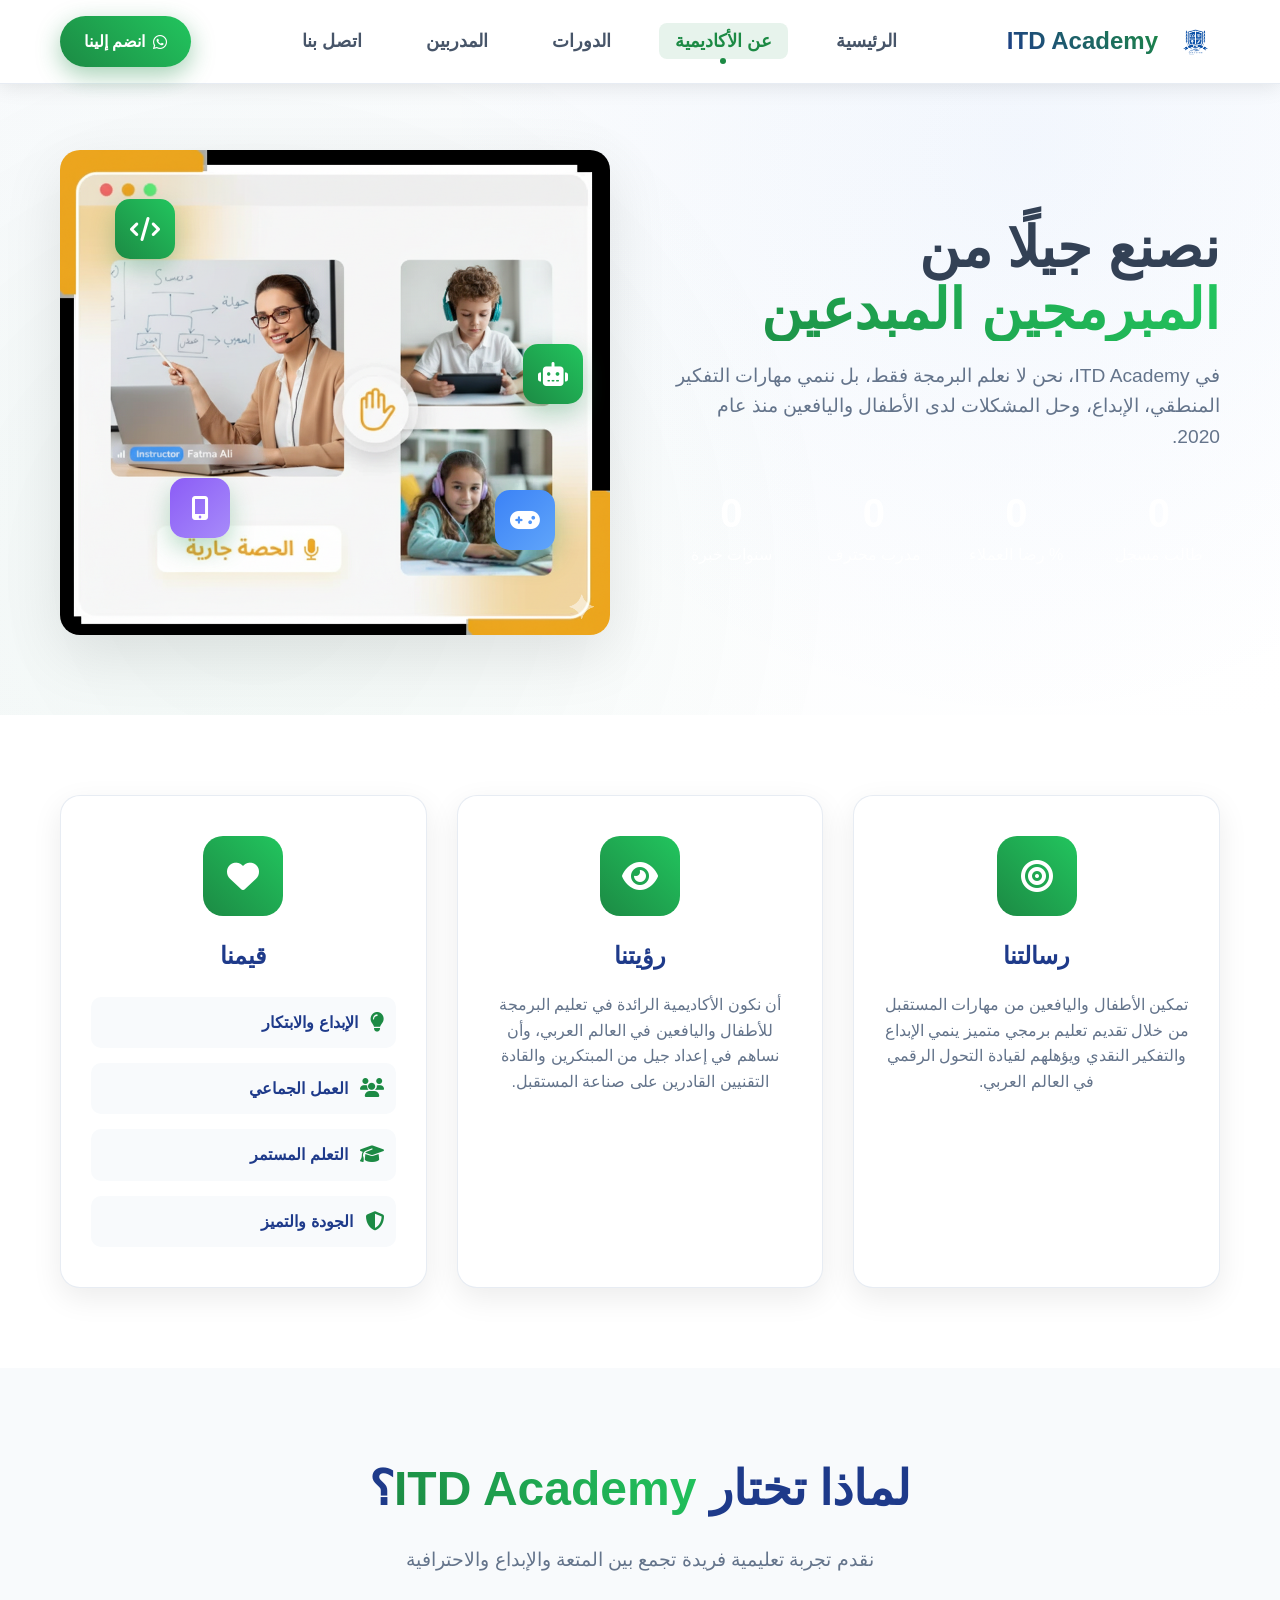
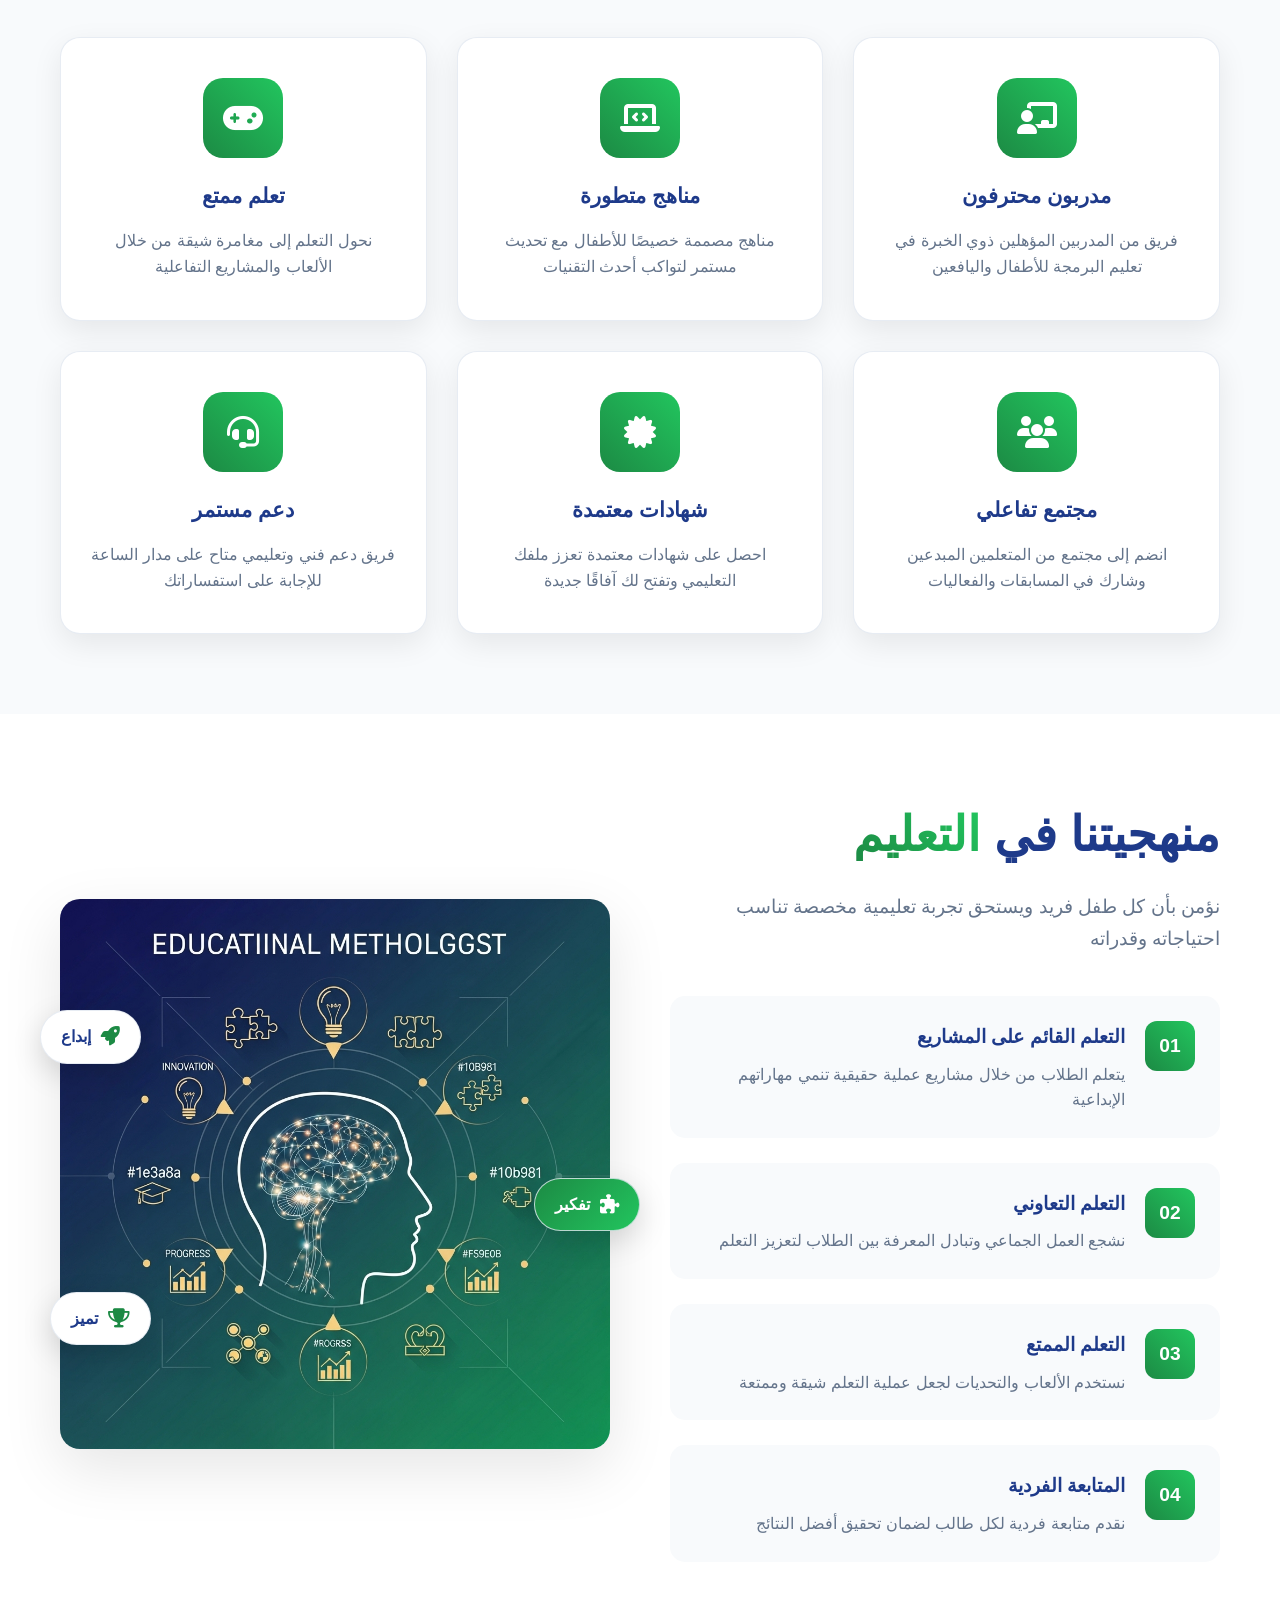
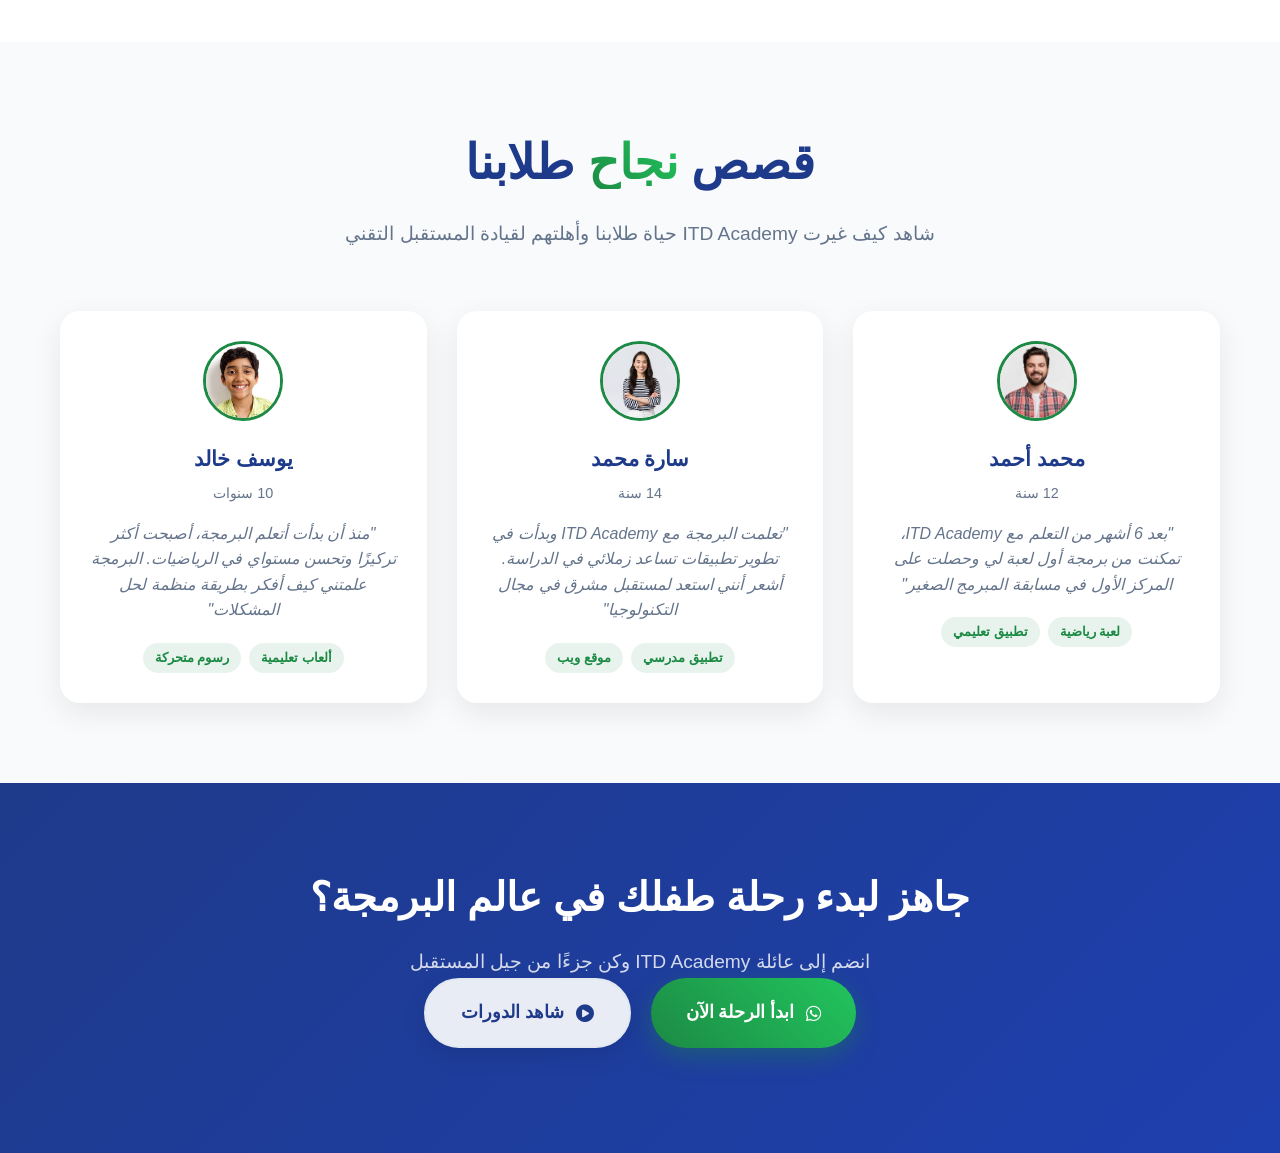
<file: about/index.html>
<!DOCTYPE html>
<html lang="ar" dir="rtl">
<head>
    <meta charset="UTF-8">
    <meta name="viewport" content="width=device-width, initial-scale=1.0">
    <title>عن الأكاديمية - ITD Academy</title>
    <link rel="stylesheet" href="https://cdnjs.cloudflare.com/ajax/libs/font-awesome/6.4.0/css/all.min.css">
    <link rel="stylesheet" href="../assets/css/about.css">
    <link rel="stylesheet" href="../assets/css/style.css">
 
</head>
<body>
    <!-- Header -->
    <header class="about-header">
        <nav class="navbar">
            <div class="container">
                <div class="nav-content">
                    <a href="index.html" class="logo">
                        <div class="logo-img">
                            <img src="../image/home/logo_main.png" alt="ITD Academy">
                        </div>
                        <div class="logo-text">
                            <span>ITD Academy</span>
                        </div>
                    </a>
                    
                    <ul class="nav-links">
                        <li><a href="../index.html">الرئيسية</a></li>
                        <li><a href="index.html" class="active">عن الأكاديمية</a></li>
                        <li><a href="../course/index.html">الدورات</a></li>
                        <li><a href="../teachers/index.html">المدربين</a></li>
                        <li><a href="../contact/index.html">اتصل بنا</a></li>
                    </ul>

                    <div class="nav-actions">
                        <a href="https://api.whatsapp.com/send?phone=201080901957" class="btn btn-primary">
                            <i class="fab fa-whatsapp"></i>
                            انضم إلينا
                        </a>
                    </div>

                    <div class="mobile-menu-btn">
                        <span></span>
                        <span></span>
                        <span></span>
                    </div>
                </div>
            </div>
        </nav>
    </header>

    <!-- Hero Section -->
    <section class="about-hero">
        <div class="container">
            <div class="about-hero-content">
                <div class="hero-text">
                    <h1 class="hero-title">
                        <span>نصنع جيلًا من</span>
                        <span class="highlight">المبرمجين المبدعين</span>
                    </h1>
                    <p class="hero-description">
                        في ITD Academy، نحن لا نعلم البرمجة فقط، بل ننمي مهارات التفكير المنطقي، 
                        الإبداع، وحل المشكلات لدى الأطفال واليافعين منذ عام 2020.
                    </p>
                    <div class="hero-stats">
                        <div class="stat">
                            <div class="stat-number" data-count="5000">0</div>
                            <div class="stat-label">طالب مسجل</div>
                        </div>
                        <div class="stat">
                            <div class="stat-number" data-count="98">0</div>
                            <div class="stat-label">% رضا العملاء</div>
                        </div>
                        <div class="stat">
                            <div class="stat-number" data-count="50">0</div>
                            <div class="stat-label">مدرب محترف</div>
                        </div>
                        <div class="stat">
                            <div class="stat-number" data-count="3">0</div>
                            <div class="stat-label">سنوات خبرة</div>
                        </div>
                    </div>
                </div>
                <div class="hero-visual">
                    <div class="floating-elements">
                        <div class="element element-1">
                            <i class="fas fa-code"></i>
                        </div>
                        <div class="element element-2">
                            <i class="fas fa-gamepad"></i>
                        </div>
                        <div class="element element-3">
                            <i class="fas fa-mobile-alt"></i>
                        </div>
                        <div class="element element-4">
                            <i class="fas fa-robot"></i>
                        </div>
                    </div>
                    <img src="../image/home/about_home.png" alt="تعلم البرمجة" class="hero-image">
                </div>
            </div>
        </div>
    </section>

    <!-- Mission & Vision -->
    <section class="mission-vision">
        <div class="container">
            <div class="mv-grid">
                <div class="mv-card mission">
                    <div class="mv-icon">
                        <i class="fas fa-bullseye"></i>
                    </div>
                    <h3>رسالتنا</h3>
                    <p>
                        تمكين الأطفال واليافعين من مهارات المستقبل من خلال تقديم تعليم برمجي متميز 
                        ينمي الإبداع والتفكير النقدي ويؤهلهم لقيادة التحول الرقمي في العالم العربي.
                    </p>
                </div>
                
                <div class="mv-card vision">
                    <div class="mv-icon">
                        <i class="fas fa-eye"></i>
                    </div>
                    <h3>رؤيتنا</h3>
                    <p>
                        أن نكون الأكاديمية الرائدة في تعليم البرمجة للأطفال واليافعين في العالم العربي، 
                        وأن نساهم في إعداد جيل من المبتكرين والقادة التقنيين القادرين على صناعة المستقبل.
                    </p>
                </div>
                
                <div class="mv-card values">
                    <div class="mv-icon">
                        <i class="fas fa-heart"></i>
                    </div>
                    <h3>قيمنا</h3>
                    <div class="values-list">
                        <div class="value-item">
                            <i class="fas fa-lightbulb"></i>
                            <span>الإبداع والابتكار</span>
                        </div>
                        <div class="value-item">
                            <i class="fas fa-users"></i>
                            <span>العمل الجماعي</span>
                        </div>
                        <div class="value-item">
                            <i class="fas fa-graduation-cap"></i>
                            <span>التعلم المستمر</span>
                        </div>
                        <div class="value-item">
                            <i class="fas fa-shield-alt"></i>
                            <span>الجودة والتميز</span>
                        </div>
                    </div>
                </div>
            </div>
        </div>
    </section>

    <!-- Why Choose Us -->
    <section class="why-choose-us">
        <div class="container">
            <div class="section-header">
                <h2>لماذا تختار <span class="highlight">ITD Academy</span>؟</h2>
                <p>نقدم تجربة تعليمية فريدة تجمع بين المتعة والإبداع والاحترافية</p>
            </div>

            <div class="features-grid">
                <div class="feature-card">
                    <div class="feature-icon">
                        <i class="fas fa-chalkboard-teacher"></i>
                    </div>
                    <h4>مدربون محترفون</h4>
                    <p>فريق من المدربين المؤهلين ذوي الخبرة في تعليم البرمجة للأطفال واليافعين</p>
                </div>

                <div class="feature-card">
                    <div class="feature-icon">
                        <i class="fas fa-laptop-code"></i>
                    </div>
                    <h4>مناهج متطورة</h4>
                    <p>مناهج مصممة خصيصًا للأطفال مع تحديث مستمر لتواكب أحدث التقنيات</p>
                </div>

                <div class="feature-card">
                    <div class="feature-icon">
                        <i class="fas fa-gamepad"></i>
                    </div>
                    <h4>تعلم ممتع</h4>
                    <p>نحول التعلم إلى مغامرة شيقة من خلال الألعاب والمشاريع التفاعلية</p>
                </div>

                <div class="feature-card">
                    <div class="feature-icon">
                        <i class="fas fa-users"></i>
                    </div>
                    <h4>مجتمع تفاعلي</h4>
                    <p>انضم إلى مجتمع من المتعلمين المبدعين وشارك في المسابقات والفعاليات</p>
                </div>

                <div class="feature-card">
                    <div class="feature-icon">
                        <i class="fas fa-certificate"></i>
                    </div>
                    <h4>شهادات معتمدة</h4>
                    <p>احصل على شهادات معتمدة تعزز ملفك التعليمي وتفتح لك آفاقًا جديدة</p>
                </div>

                <div class="feature-card">
                    <div class="feature-icon">
                        <i class="fas fa-headset"></i>
                    </div>
                    <h4>دعم مستمر</h4>
                    <p>فريق دعم فني وتعليمي متاح على مدار الساعة للإجابة على استفساراتك</p>
                </div>
            </div>
        </div>
    </section>

    <!-- Teaching Methodology -->
    <section class="methodology">
        <div class="container">
            <div class="methodology-content">
                <div class="methodology-text">
                    <h2>منهجيتنا في <span class="highlight">التعليم</span></h2>
                    <p>نؤمن بأن كل طفل فريد ويستحق تجربة تعليمية مخصصة تناسب احتياجاته وقدراته</p>
                    
                    <div class="method-steps">
                        <div class="method-step">
                            <div class="step-number">01</div>
                            <div class="step-content">
                                <h4>التعلم القائم على المشاريع</h4>
                                <p>يتعلم الطلاب من خلال مشاريع عملية حقيقية تنمي مهاراتهم الإبداعية</p>
                            </div>
                        </div>
                        
                        <div class="method-step">
                            <div class="step-number">02</div>
                            <div class="step-content">
                                <h4>التعلم التعاوني</h4>
                                <p>نشجع العمل الجماعي وتبادل المعرفة بين الطلاب لتعزيز التعلم</p>
                            </div>
                        </div>
                        
                        <div class="method-step">
                            <div class="step-number">03</div>
                            <div class="step-content">
                                <h4>التعلم الممتع</h4>
                                <p>نستخدم الألعاب والتحديات لجعل عملية التعلم شيقة وممتعة</p>
                            </div>
                        </div>
                        
                        <div class="method-step">
                            <div class="step-number">04</div>
                            <div class="step-content">
                                <h4>المتابعة الفردية</h4>
                                <p>نقدم متابعة فردية لكل طالب لضمان تحقيق أفضل النتائج</p>
                            </div>
                        </div>
                    </div>
                </div>
                
                <div class="methodology-visual">
                    <div class="visual-container">
                        <img src="../image/about/methodology.jpeg" alt="منهجية التعليم">
                        <div class="floating-badge badge-1">
                            <i class="fas fa-rocket"></i>
                            <span>إبداع</span>
                        </div>
                        <div class="floating-badge badge-2">
                            <i class="fas fa-puzzle-piece"></i>
                            <span>تفكير</span>
                        </div>
                        <div class="floating-badge badge-3">
                            <i class="fas fa-trophy"></i>
                            <span>تميز</span>
                        </div>
                    </div>
                </div>
            </div>
        </div>
    </section>

    <!-- Success Stories -->
    <section class="success-stories">
        <div class="container">
            <div class="section-header">
                <h2>قصص <span class="highlight">نجاح</span> طلابنا</h2>
                <p>شاهد كيف غيرت ITD Academy حياة طلابنا وأهلتهم لقيادة المستقبل التقني</p>
            </div>

            <div class="stories-grid">
                <div class="story-card">
                    <div class="student-avatar">
                        <img src="../image/home/re3.jfif" alt="محمد أحمد">
                    </div>
                    <div class="story-content">
                        <h4>محمد أحمد</h4>
                        <span class="student-age">12 سنة</span>
                        <p class="story-text">
                            "بعد 6 أشهر من التعلم مع ITD Academy، تمكنت من برمجة أول لعبة لي 
                            وحصلت على المركز الأول في مسابقة المبرمج الصغير"
                        </p>
                        <div class="student-projects">
                            <span class="project-tag">لعبة رياضية</span>
                            <span class="project-tag">تطبيق تعليمي</span>
                        </div>
                    </div>
                </div>

                <div class="story-card">
                    <div class="student-avatar">
                        <img src="../image/home/re2.jfif" alt="سارة محمد">
                    </div>
                    <div class="story-content">
                        <h4>سارة محمد</h4>
                        <span class="student-age">14 سنة</span>
                        <p class="story-text">
                            "تعلمت البرمجة مع ITD Academy وبدأت في تطوير تطبيقات تساعد زملائي 
                            في الدراسة. أشعر أنني استعد لمستقبل مشرق في مجال التكنولوجيا"
                        </p>
                        <div class="student-projects">
                            <span class="project-tag">تطبيق مدرسي</span>
                            <span class="project-tag">موقع ويب</span>
                        </div>
                    </div>
                </div>

                <div class="story-card">
                    <div class="student-avatar">
                        <img src="../image/home/re1.jfif" alt="يوسف خالد">
                    </div>
                    <div class="story-content">
                        <h4>يوسف خالد</h4>
                        <span class="student-age">10 سنوات</span>
                        <p class="story-text">
                            "منذ أن بدأت أتعلم البرمجة، أصبحت أكثر تركيزًا وتحسن مستواي في 
                            الرياضيات. البرمجة علمتني كيف أفكر بطريقة منظمة لحل المشكلات"
                        </p>
                        <div class="student-projects">
                            <span class="project-tag">ألعاب تعليمية</span>
                            <span class="project-tag">رسوم متحركة</span>
                        </div>
                    </div>
                </div>
            </div>
        </div>
    </section>

    <!-- CTA Section -->
    <section class="about-cta">
        <div class="container">
            <div class="cta-content">
                <h2>جاهز لبدء رحلة طفلك في عالم البرمجة؟</h2>
                <p>انضم إلى عائلة ITD Academy وكن جزءًا من جيل المستقبل</p>
                <div class="cta-actions">
                    <a href="https://api.whatsapp.com/send?phone=201080901957" class="btn btn-primary">
                        <i class="fab fa-whatsapp"></i>
                        ابدأ الرحلة الآن
                    </a>
                    <a href="../course/index.html" class="btn btn-secondary">
                        <i class="fas fa-play-circle"></i>
                        شاهد الدورات
                    </a>
                </div>
            </div>
        </div>
    </section>

    <!-- Footer -->
    <footer class="footer-sec">
        <!-- نفس الفوتر السابق -->
    </footer>

    <script src="../assets/js/main.js"></script>
</body>
</html>
</file>
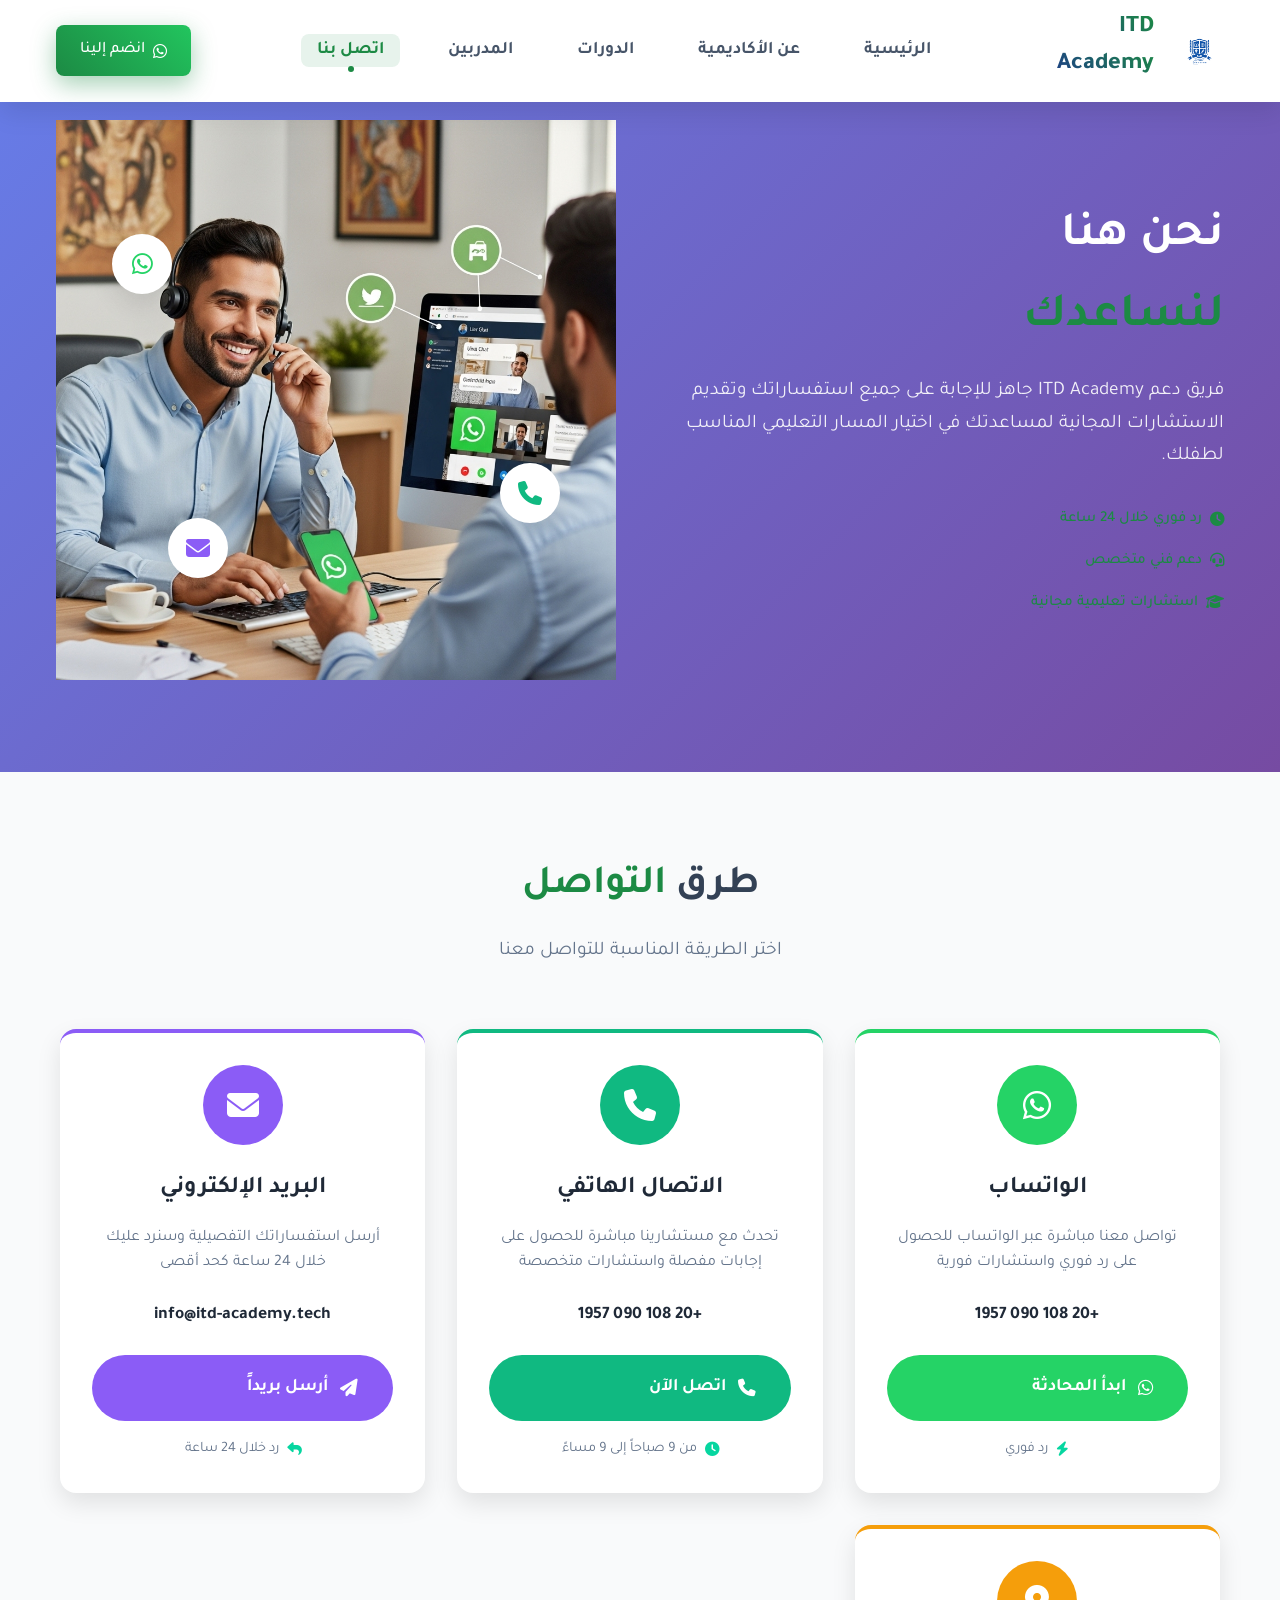
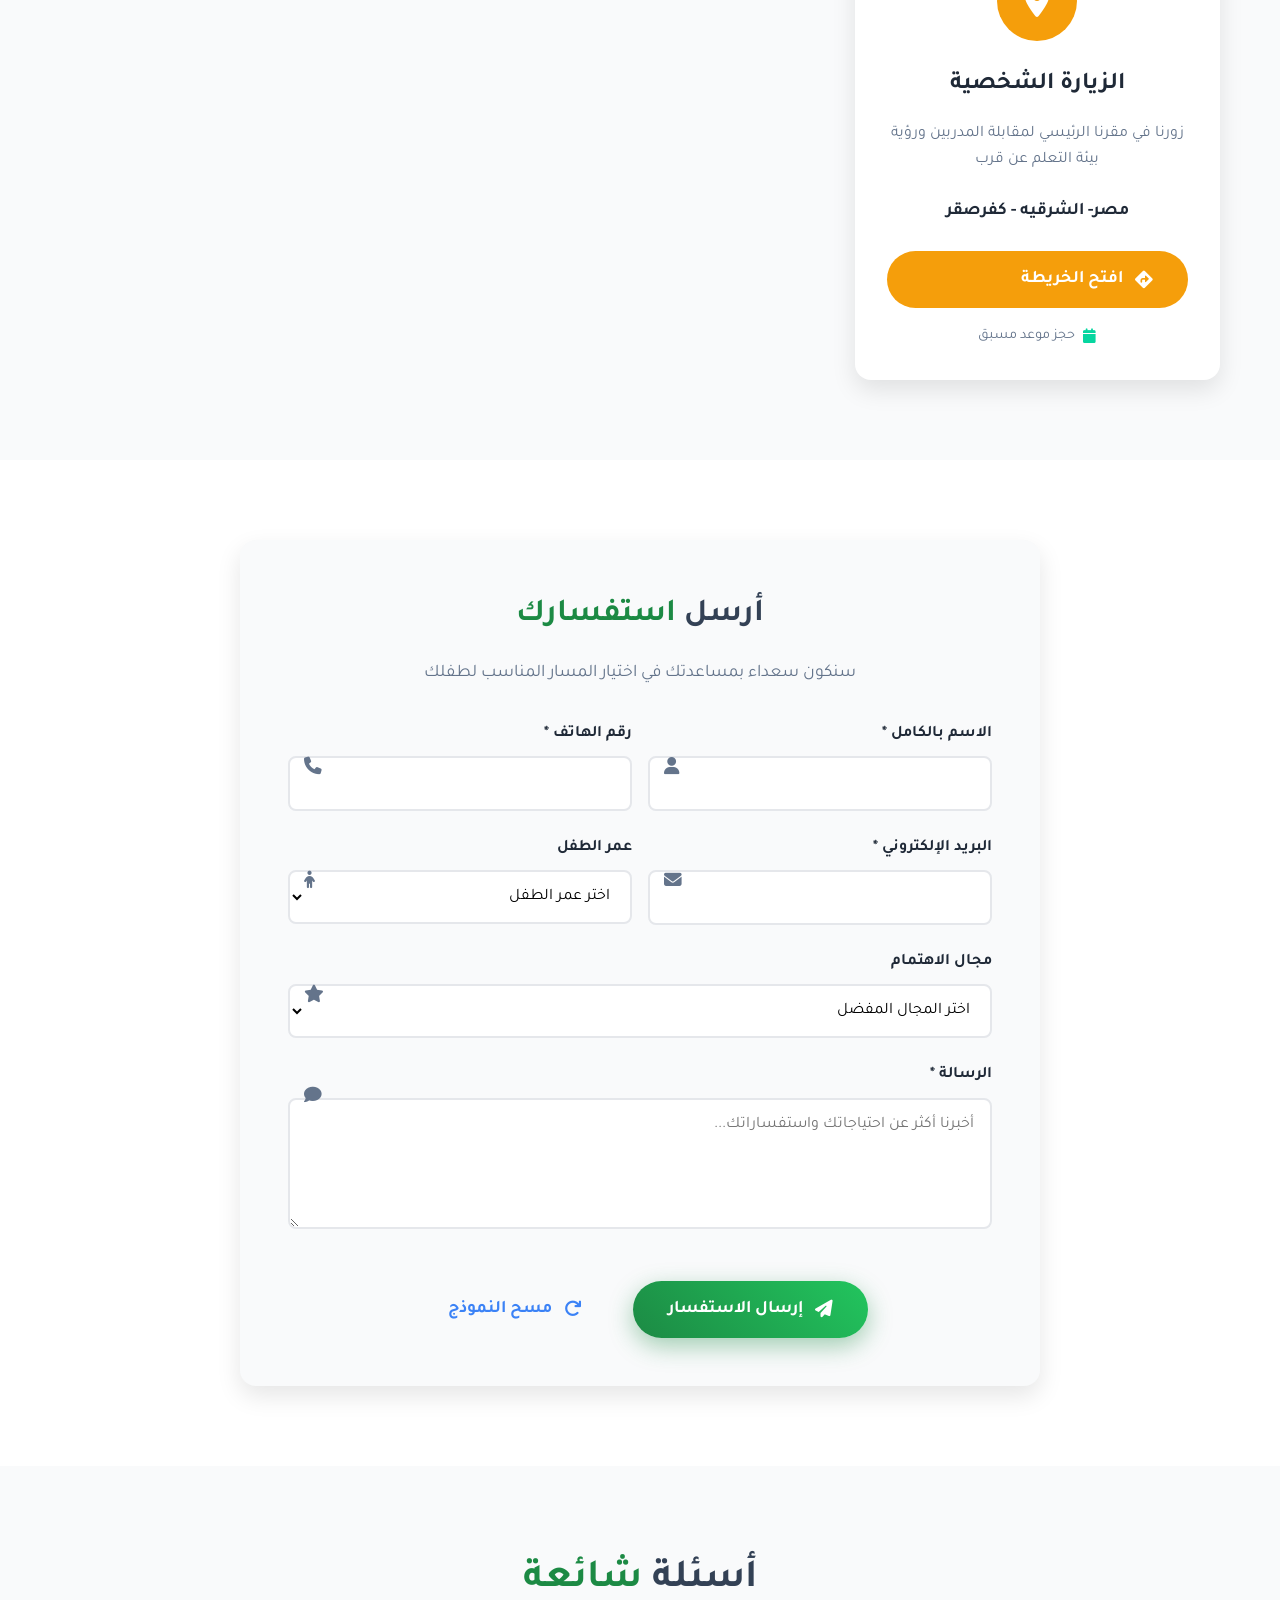
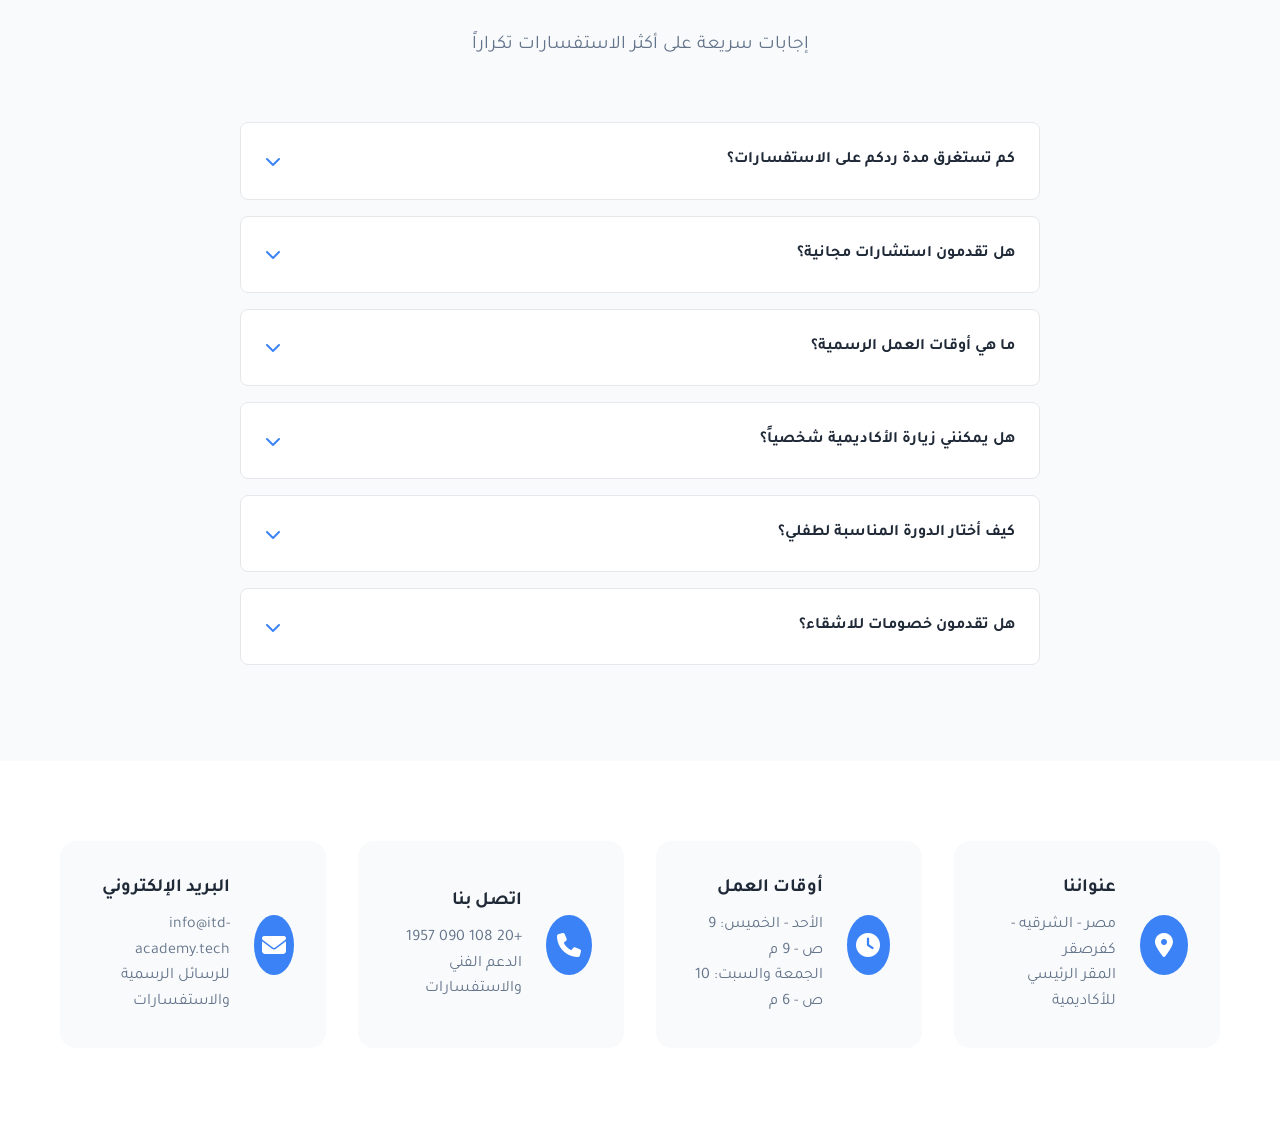
<file: contact/index.html>
<!DOCTYPE html>
<html lang="ar" dir="rtl">
<head>
    <meta charset="UTF-8">
    <meta name="viewport" content="width=device-width, initial-scale=1.0">
    
    <!-- SEO Meta Tags -->
    <title>اتصل بنا - ITD Academy | دعم فوري واستشارات مجانية</title>
    <meta name="description" content="تواصل مع ITD Academy للحصول على استشارات مجانية حول دورات البرمجة للأطفال. دعم فوري عبر الهاتف، الواتساب، البريد الإلكتروني والزيارة الشخصية.">
    <meta name="keywords" content="اتصال ITD, استشارة برمجة, دعم فني, تواصل مع المدربين, دورات أطفال, استفسارات أكاديمية">
    
    <!-- Open Graph -->
    <meta property="og:title" content="اتصل بنا - ITD Academy | دعم فوري واستشارات مجانية">
    <meta property="og:description" content="تواصل معنا للحصول على استشارات مجانية حول دورات البرمجة المناسبة لأطفالك. فريق دعم على أعلى مستوى من الخبرة والكفاءة.">
    <meta property="og:type" content="website">
    <meta property="og:url" content="https://itd-academy.com/contact.html">
    <meta property="og:image" content="https://itd-academy.com/assets/images/contact-og.jpg">
    
    <!-- Canonical -->
    <link rel="canonical" href="https://itd-academy.com/contact.html">
    
    <!-- Styles -->
    <link rel="stylesheet" href="https://cdnjs.cloudflare.com/ajax/libs/font-awesome/6.4.0/css/all.min.css">
    <link href="https://fonts.googleapis.com/css2?family=Tajawal:wght@300;400;500;700;800&display=swap" rel="stylesheet">
    <link rel="stylesheet" href="../assets/css/contact.css">
    <link rel="stylesheet" href="../assets/css/style.css">
</head>
<body>
    <!-- الهيدر -->
    <header class="contact-header">
        <nav class="navbar">
            <div class="nav-container">
                <div class="nav-content">
                    <a href="../index.html" class="logo">
                        <div class="logo-img">
                            <img src="../image/home/logo_main.png" alt="ITD Academy" onerror="this.style.display='none'">
                        </div>
                        <div class="logo-text">
                            <span class="logo-main">ITD</span>
                            <span class="logo-sub">Academy</span>
                        </div>
                    </a>
                    
                    <ul class="nav-links">
                        <li><a href="../index.html">الرئيسية</a></li>
                        <li><a href="../about/index.html">عن الأكاديمية</a></li>
                        <li><a href="../courses/courses.html">الدورات</a></li>
                        <li><a href="../teachers/index.html">المدربين</a></li>
                        <li><a href="index.html" class="active">اتصل بنا</a></li>
                    </ul>

                    <div class="nav-actions">
                        <a href="https://api.whatsapp.com/send?phone=201080901957" class="btn btn-primary">
                            <i class="fab fa-whatsapp"></i>
                            انضم إلينا
                        </a>
                    </div>

                    <button class="mobile-menu-btn">
                        <span></span>
                        <span></span>
                        <span></span>
                    </button>
                </div>
            </div>
        </nav>
    </header>

    <!-- الهيرو سيكشن -->
    <section class="contact-hero">
        <div class="hero-container">
            <div class="hero-content">
                <div class="hero-text">
                    <h1 class="hero-title">
                        <span class="title-line">نحن هنا</span>
                        <span class="title-line highlight">لنساعدك</span>
                    </h1>
                    <p class="hero-description">
                        فريق دعم ITD Academy جاهز للإجابة على جميع استفساراتك وتقديم الاستشارات المجانية 
                        لمساعدتك في اختيار المسار التعليمي المناسب لطفلك.
                    </p>
                    
                    <div class="hero-features">
                        <div class="feature">
                            <i class="fas fa-clock"></i>
                            <span>رد فوري خلال 24 ساعة</span>
                        </div>
                        <div class="feature">
                            <i class="fas fa-headset"></i>
                            <span>دعم فني متخصص</span>
                        </div>
                        <div class="feature">
                            <i class="fas fa-graduation-cap"></i>
                            <span>استشارات تعليمية مجانية</span>
                        </div>
                    </div>
                </div>
                
                <div class="hero-visual">
                    <div class="contact-illustration">
                        <img src="../image/home/contact-hero.jpeg" alt="فريق الدعم الفني">
                        <div class="floating-contacts">
                            <div class="contact-bubble bubble-1">
                                <i class="fab fa-whatsapp"></i>
                            </div>
                            <div class="contact-bubble bubble-2">
                                <i class="fas fa-phone"></i>
                            </div>
                            <div class="contact-bubble bubble-3">
                                <i class="fas fa-envelope"></i>
                            </div>
                        </div>
                    </div>
                </div>
            </div>
        </div>
    </section>

    <!-- قسم طرق التواصل -->
    <section class="contact-methods">
        <div class="container">
            <div class="section-header">
                <h2 class="section-title">طرق <span class="highlight">التواصل</span></h2>
                <p class="section-subtitle">اختر الطريقة المناسبة للتواصل معنا</p>
            </div>

            <div class="methods-grid">
                <!-- طريقة 1: الواتساب -->
                <div class="method-card whatsapp-card">
                    <div class="method-icon">
                        <i class="fab fa-whatsapp"></i>
                    </div>
                    <h3 class="method-title">الواتساب</h3>
                    <p class="method-description">
                        تواصل معنا مباشرة عبر الواتساب للحصول على رد فوري واستشارات فورية
                    </p>
                    <div class="contact-info">
                        <span class="contact-detail">+20 108 090 1957</span>
                    </div>
                    <a href="https://api.whatsapp.com/send?phone=201080901957" class="btn btn-method" target="_blank">
                        <i class="fab fa-whatsapp"></i>
                        ابدأ المحادثة
                    </a>
                    <div class="response-time">
                        <i class="fas fa-bolt"></i>
                        <span>رد فوري</span>
                    </div>
                </div>

                <!-- طريقة 2: الهاتف -->
                <div class="method-card phone-card">
                    <div class="method-icon">
                        <i class="fas fa-phone"></i>
                    </div>
                    <h3 class="method-title">الاتصال الهاتفي</h3>
                    <p class="method-description">
                        تحدث مع مستشارينا مباشرة للحصول على إجابات مفصلة واستشارات متخصصة
                    </p>
                    <div class="contact-info">
                        <span class="contact-detail">+20 108 090 1957</span>
                    </div>
                    <a href="tel:+201080901957" class="btn btn-method">
                        <i class="fas fa-phone"></i>
                        اتصل الآن
                    </a>
                    <div class="working-hours">
                        <i class="fas fa-clock"></i>
                        <span>من 9 صباحاً إلى 9 مساءً</span>
                    </div>
                </div>

                <!-- طريقة 3: البريد الإلكتروني -->
                <div class="method-card email-card">
                    <div class="method-icon">
                        <i class="fas fa-envelope"></i>
                    </div>
                    <h3 class="method-title">البريد الإلكتروني</h3>
                    <p class="method-description">
                        أرسل استفساراتك التفصيلية وسنرد عليك خلال 24 ساعة كحد أقصى
                    </p>
                    <div class="contact-info">
                        <span class="contact-detail">info@itd-academy.tech</span>
                    </div>
                    <a href="mailto:info@itd-academy.tech" class="btn btn-method">
                        <i class="fas fa-paper-plane"></i>
                        أرسل بريداً
                    </a>
                    <div class="response-time">
                        <i class="fas fa-reply"></i>
                        <span>رد خلال 24 ساعة</span>
                    </div>
                </div>

                <!-- طريقة 4: المقر الرئيسي -->
                <div class="method-card location-card">
                    <div class="method-icon">
                        <i class="fas fa-map-marker-alt"></i>
                    </div>
                    <h3 class="method-title">الزيارة الشخصية</h3>
                    <p class="method-description">
                        زورنا في مقرنا الرئيسي لمقابلة المدربين ورؤية بيئة التعلم عن قرب
                    </p>
                    <div class="contact-info">
                        <span class="contact-detail">مصر- الشرقيه - كفرصقر</span>
                    </div>
                    <button class="btn btn-method open-map">
                        <i class="fas fa-directions"></i>
                        افتح الخريطة
                    </button>
                    <div class="working-hours">
                        <i class="fas fa-calendar"></i>
                        <span>حجز موعد مسبق</span>
                    </div>
                </div>
            </div>
        </div>
    </section>

    <!-- قسم نموذج التواصل -->
    <section class="contact-form-section">
        <div class="container">
            <div class="form-container">
                <div class="form-header">
                    <h2 class="form-title">أرسل <span class="highlight">استفسارك</span></h2>
                    <p class="form-subtitle">سنكون سعداء بمساعدتك في اختيار المسار المناسب لطفلك</p>
                </div>

                <form class="contact-form" id="contactForm">
                    <div class="form-row">
                        <div class="form-group">
                            <label for="name">الاسم بالكامل *</label>
                            <input type="text" id="name" name="name" required>
                            <i class="fas fa-user input-icon"></i>
                        </div>
                        <div class="form-group">
                            <label for="phone">رقم الهاتف *</label>
                            <input type="tel" id="phone" name="phone" required>
                            <i class="fas fa-phone input-icon"></i>
                        </div>
                    </div>

                    <div class="form-row">
                        <div class="form-group">
                            <label for="email">البريد الإلكتروني *</label>
                            <input type="email" id="email" name="email" required>
                            <i class="fas fa-envelope input-icon"></i>
                        </div>
                        <div class="form-group">
                            <label for="childAge">عمر الطفل</label>
                            <select id="childAge" name="childAge">
                                <option value="">اختر عمر الطفل</option>
                                <option value="6-9">6 - 9 سنوات</option>
                                <option value="10-13">10 - 13 سنة</option>
                                <option value="14-18">14 - 18 سنة</option>
                            </select>
                            <i class="fas fa-child input-icon"></i>
                        </div>
                    </div>

                    <div class="form-group">
                        <label for="interest">مجال الاهتمام</label>
                        <select id="interest" name="interest">
                            <option value="">اختر المجال المفضل</option>
                            <option value="web">تطوير الويب</option>
                            <option value="mobile">تطبيقات الجوال</option>
                            <option value="games">تطوير الألعاب</option>
                            <option value="ai">الذكاء الاصطناعي</option>
                            <option value="python">لغة Python</option>
                            <option value="design">التصميم والإبداع</option>
                        </select>
                        <i class="fas fa-star input-icon"></i>
                    </div>

                    <div class="form-group">
                        <label for="message">الرسالة *</label>
                        <textarea id="message" name="message" rows="5" placeholder="أخبرنا أكثر عن احتياجاتك واستفساراتك..." required></textarea>
                        <i class="fas fa-comment input-icon"></i>
                    </div>

                    <div class="form-actions">
                        <button type="submit" class="btn btn-primary btn-large">
                            <i class="fas fa-paper-plane"></i>
                            إرسال الاستفسار
                        </button>
                        <button type="reset" class="btn btn-outline">
                            <i class="fas fa-redo"></i>
                            مسح النموذج
                        </button>
                    </div>
                </form>
            </div>
        </div>
    </section>

    <!-- قسم الأسئلة الشائعة -->
    <section class="contact-faq">
        <div class="container">
            <div class="section-header">
                <h2 class="section-title">أسئلة <span class="highlight">شائعة</span></h2>
                <p class="section-subtitle">إجابات سريعة على أكثر الاستفسارات تكراراً</p>
            </div>

            <div class="faq-grid">
                <div class="faq-item">
                    <div class="faq-question">
                        <h4>كم تستغرق مدة ردكم على الاستفسارات؟</h4>
                        <i class="fas fa-chevron-down"></i>
                    </div>
                    <div class="faq-answer">
                        <p>نرد على استفسارات الواتساب والهاتف فورياً خلال أوقات العمل. البريد الإلكتروني نرد عليه خلال 24 ساعة كحد أقصى.</p>
                    </div>
                </div>

                <div class="faq-item">
                    <div class="faq-question">
                        <h4>هل تقدمون استشارات مجانية؟</h4>
                        <i class="fas fa-chevron-down"></i>
                    </div>
                    <div class="faq-answer">
                        <p>نعم، نقدم استشارات مجانية completely لتقييم مستوى الطفل ومساعدتك في اختيار المسار التعليمي المناسب.</p>
                    </div>
                </div>

                <div class="faq-item">
                    <div class="faq-question">
                        <h4>ما هي أوقات العمل الرسمية؟</h4>
                        <i class="fas fa-chevron-down"></i>
                    </div>
                    <div class="faq-answer">
                        <p>نعمل من الساعة 9:00 صباحاً حتى 9:00 مساءً طوال أيام الأسبوع، بما في ذلك الجمعة والسبت.</p>
                    </div>
                </div>

                <div class="faq-item">
                    <div class="faq-question">
                        <h4>هل يمكنني زيارة الأكاديمية شخصياً؟</h4>
                        <i class="fas fa-chevron-down"></i>
                    </div>
                    <div class="faq-answer">
                        <p>نعم، نرحب بزيارتك في أي وقت بعد حجز موعد مسبق عبر الهاتف أو الواتساب لضمان توفر المدربين المناسبين.</p>
                    </div>
                </div>

                <div class="faq-item">
                    <div class="faq-question">
                        <h4>كيف أختار الدورة المناسبة لطفلي؟</h4>
                        <i class="fas fa-chevron-down"></i>
                    </div>
                    <div class="faq-answer">
                        <p>فريقنا المتخصص سيساعدك في تقييم مهارات الطفل واهتماماته لاقتراح المسار التعليمي الأمثل من خلال جلسة استشارية مجانية.</p>
                    </div>
                </div>

                <div class="faq-item">
                    <div class="faq-question">
                        <h4>هل تقدمون خصومات للاشقاء؟</h4>
                        <i class="fas fa-chevron-down"></i>
                    </div>
                    <div class="faq-answer">
                        <p>نعم، نقدم خصومات خاصة للأشقاء تصل إلى 20%، بالإضافة إلى خصومات للمجموعات وعروض موسمية متنوعة.</p>
                    </div>
                </div>
            </div>
        </div>
    </section>

    <!-- قسم المعلومات الإضافية -->
    <section class="contact-info-section">
        <div class="container">
            <div class="info-grid">
                <div class="info-card">
                    <div class="info-icon">
                        <i class="fas fa-map-marker-alt"></i>
                    </div>
                    <div class="info-content">
                        <h3>عنواننا</h3>
                        <p>مصر - الشرقيه  - كفرصقر<br>المقر الرئيسي للأكاديمية</p>
                    </div>
                </div>

                <div class="info-card">
                    <div class="info-icon">
                        <i class="fas fa-clock"></i>
                    </div>
                    <div class="info-content">
                        <h3>أوقات العمل</h3>
                        <p>الأحد - الخميس: 9 ص - 9 م<br>الجمعة والسبت: 10 ص - 6 م</p>
                    </div>
                </div>

                <div class="info-card">
                    <div class="info-icon">
                        <i class="fas fa-phone"></i>
                    </div>
                    <div class="info-content">
                        <h3>اتصل بنا</h3>
                        <p>+20 108 090 1957<br>الدعم الفني والاستفسارات</p>
                    </div>
                </div>

                <div class="info-card">
                    <div class="info-icon">
                        <i class="fas fa-envelope"></i>
                    </div>
                    <div class="info-content">
                        <h3>البريد الإلكتروني</h3>
                        <p>info@itd-academy.tech<br>للرسائل الرسمية والاستفسارات</p>
                    </div>
                </div>
            </div>
        </div>
    </section>

    <!-- الفوتر -->
    <footer class="footer-sec">
        <!-- نفس الفوتر السابق -->
    </footer>

    <!-- مودال الخريطة -->
    <div class="map-modal" id="mapModal">
        <div class="modal-overlay"></div>
        <div class="modal-content">
            <button class="modal-close">
                <i class="fas fa-times"></i>
            </button>
            <div class="modal-body">
                <h3>الموقع على الخريطة</h3>
                <div class="map-placeholder">
                    <i class="fas fa-map-marked-alt"></i>
                    <p>خريطة تفاعلية ستظهر هنا</p>
                    <a href="https://maps.app.goo.gl/3nSj1uPVDM7HV6sS7" class="btn btn-primary" target="_blank">
                        <i class="fas fa-external-link-alt"></i>
                        فتح في Google Maps
                    </a>
                </div>
            </div>
        </div>
    </div>

    <!-- مودال التأكيد -->
    <div class="confirmation-modal" id="confirmationModal">
        <div class="modal-overlay"></div>
        <div class="modal-content">
            <button class="modal-close">
                <i class="fas fa-times"></i>
            </button>
            <div class="modal-body">
                <div class="success-icon">
                    <i class="fas fa-check-circle"></i>
                </div>
                <h3>تم إرسال استفسارك بنجاح!</h3>
                <p>شكراً لتواصلك مع ITD Academy. سنرد عليك في أقرب وقت ممكن.</p>
                <button class="btn btn-primary close-confirmation">
                    حسناً
                </button>
            </div>
        </div>
    </div>

    <script src="../assets/js/contact.js"></script>
</body>
</html>
</file>
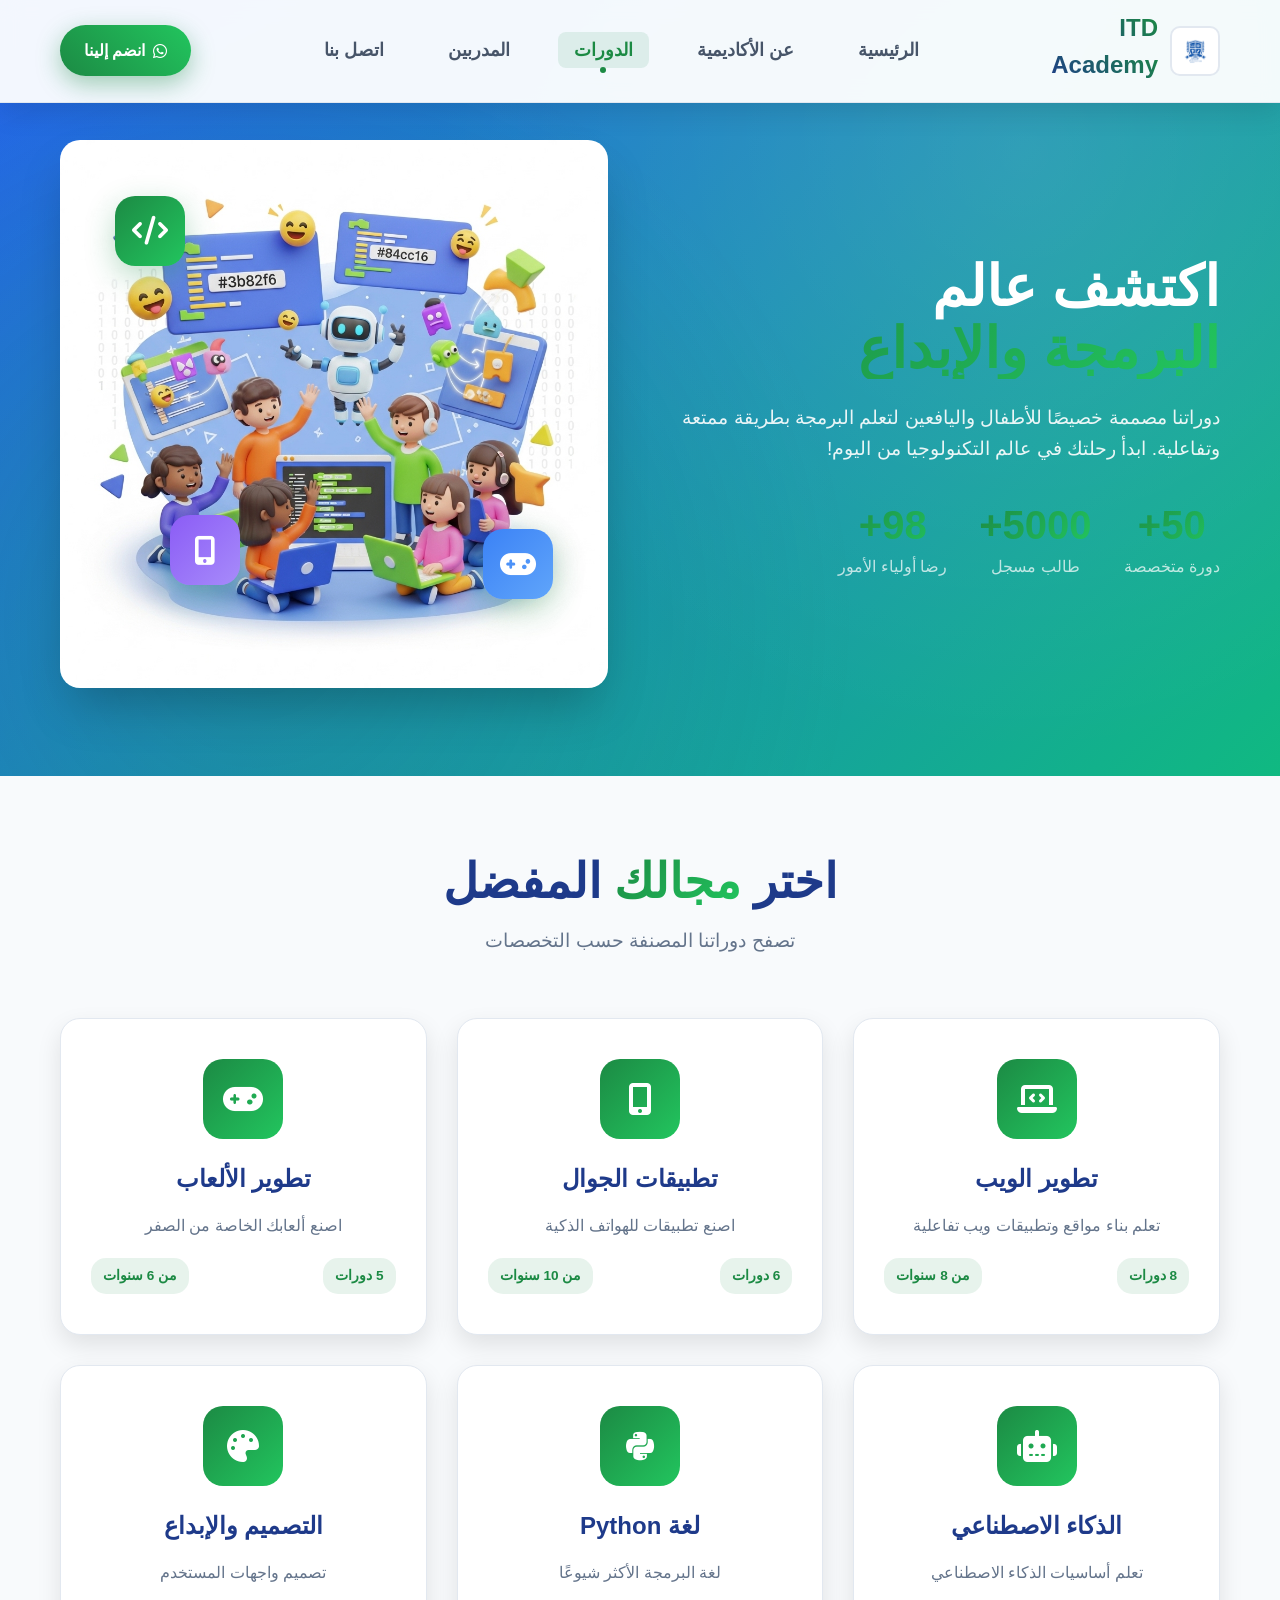
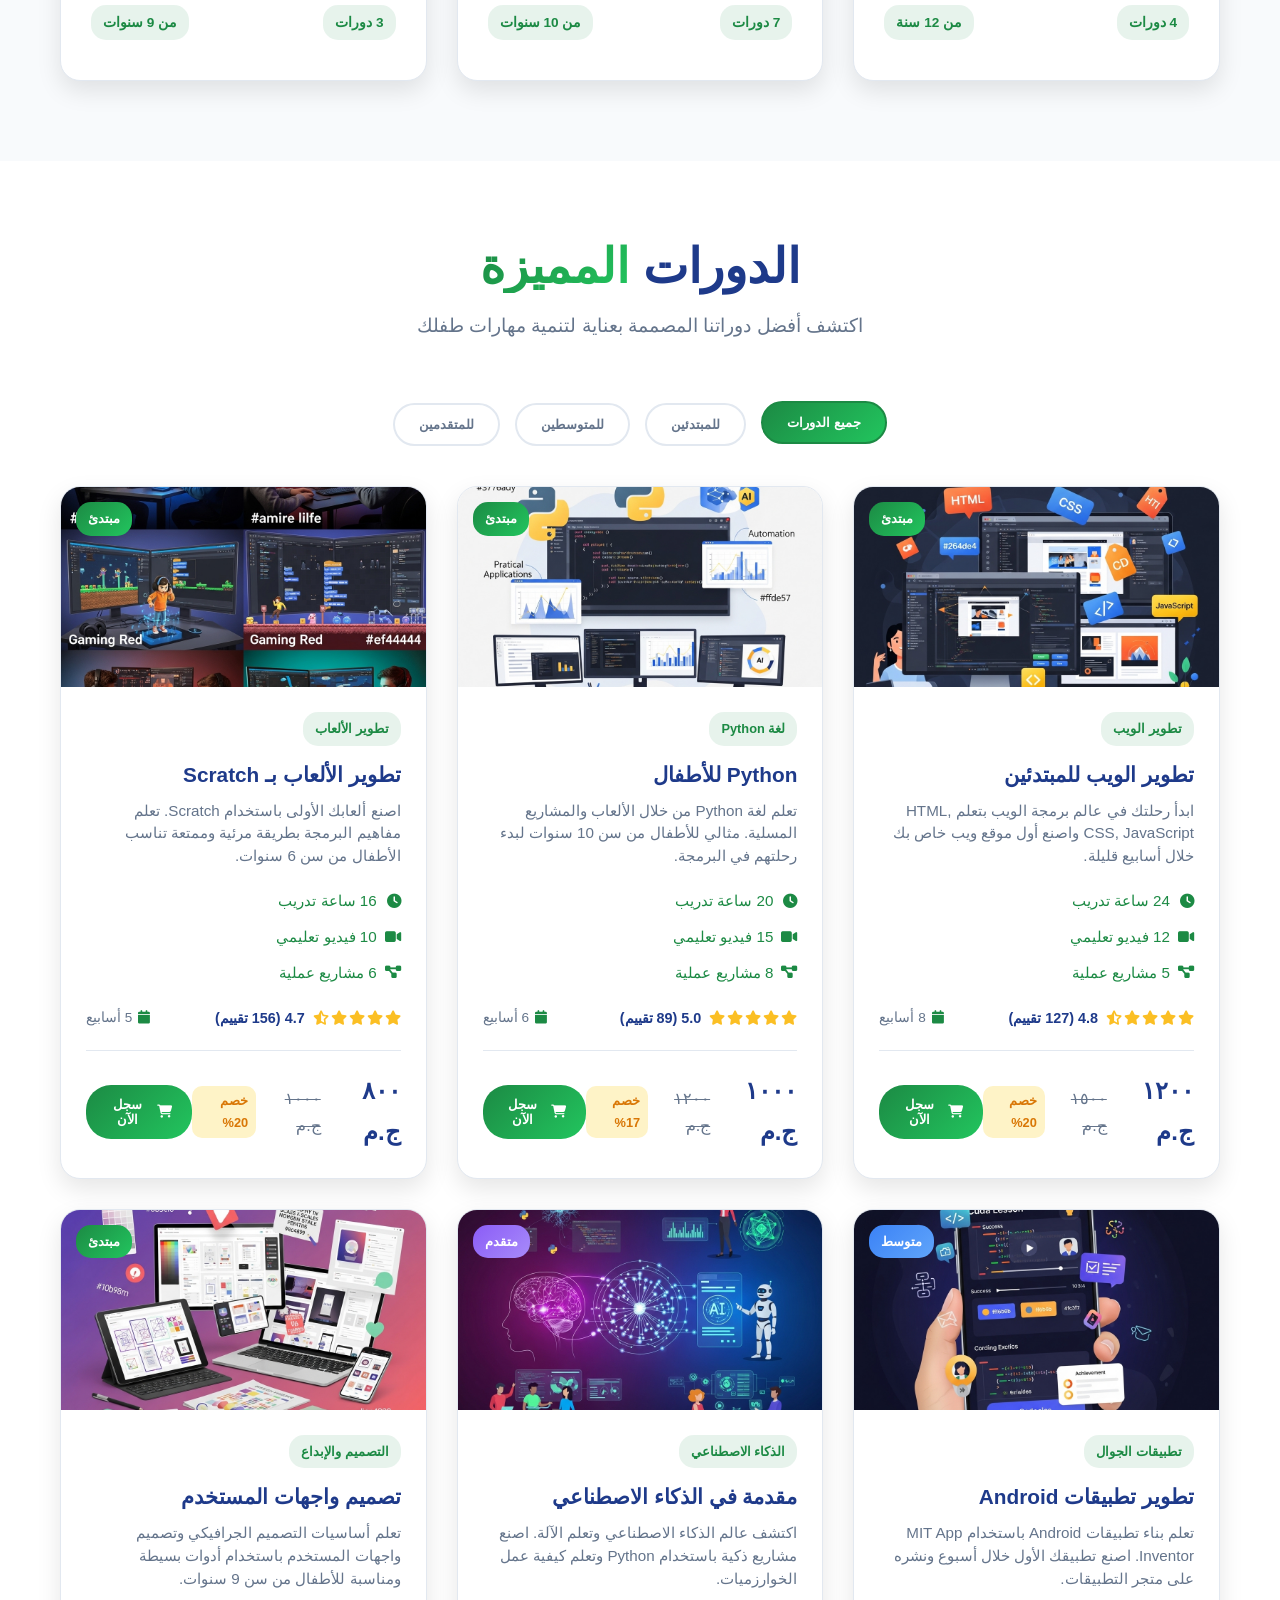
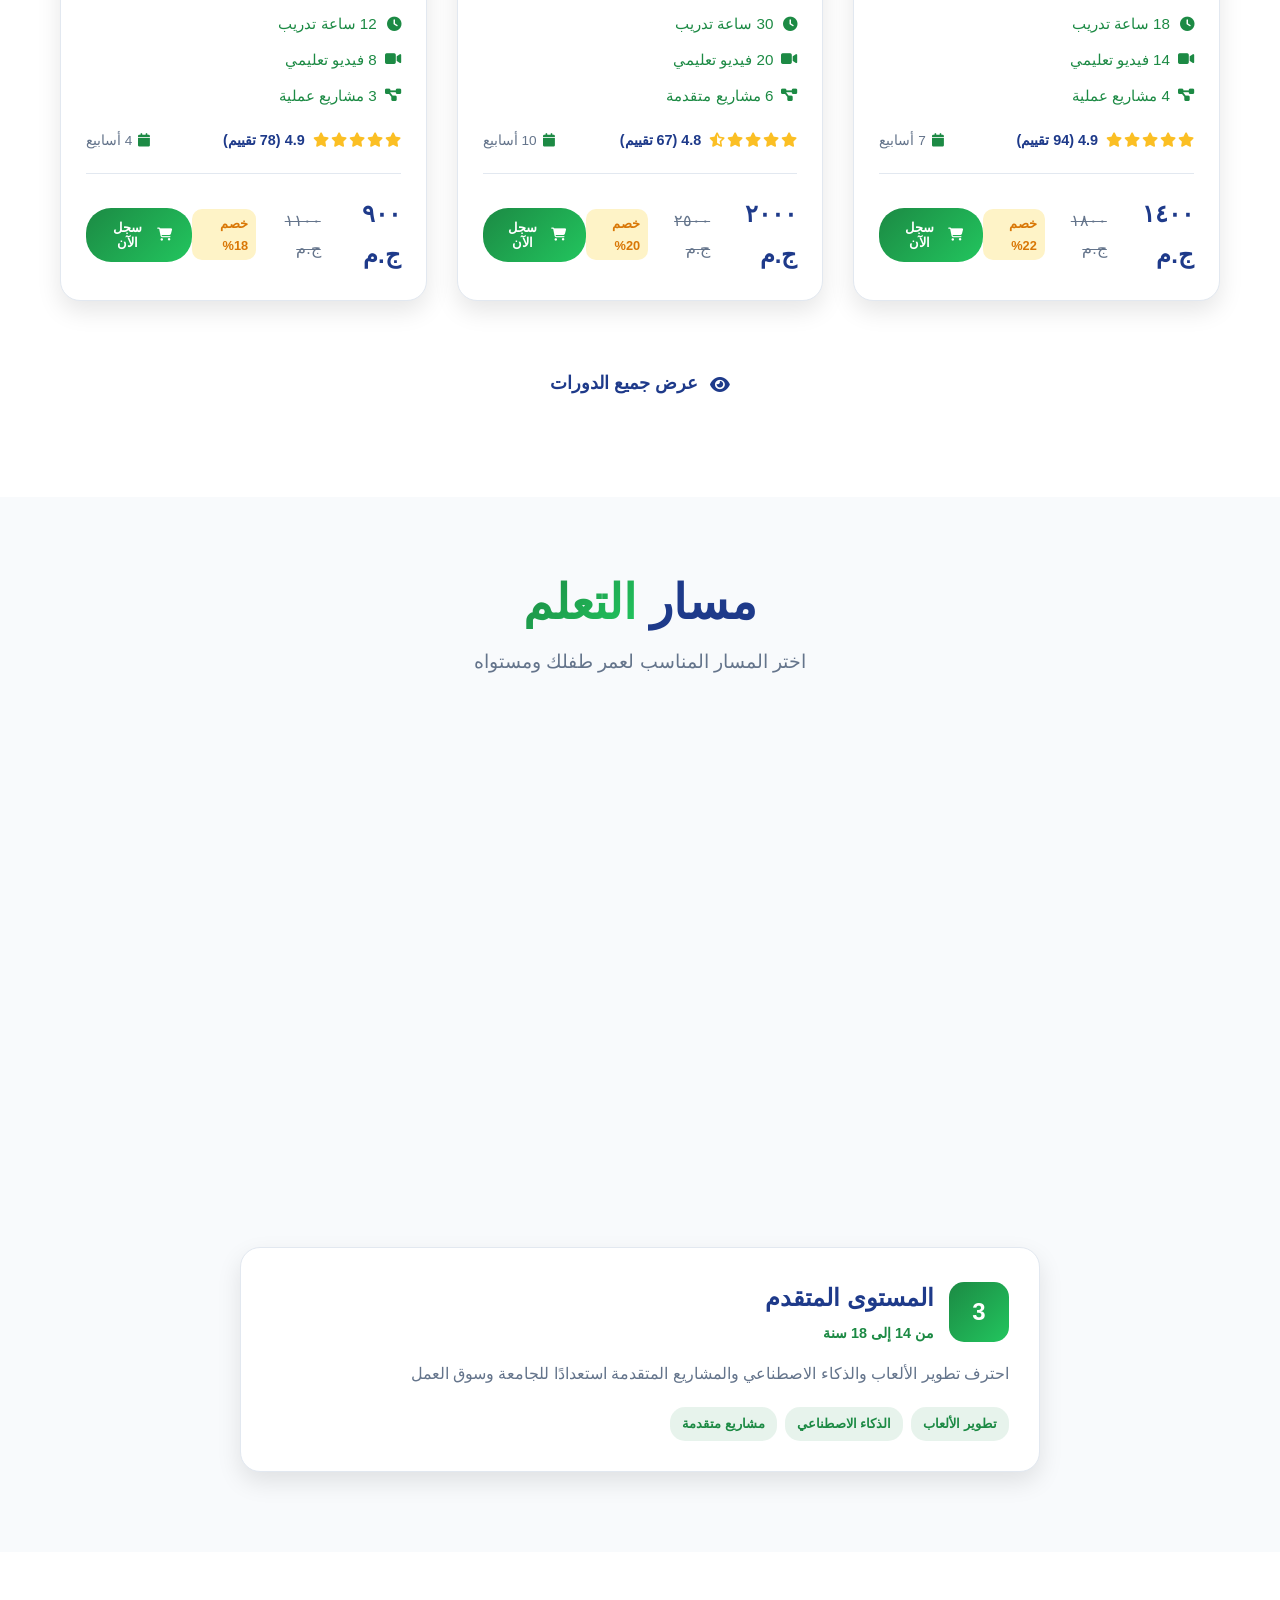
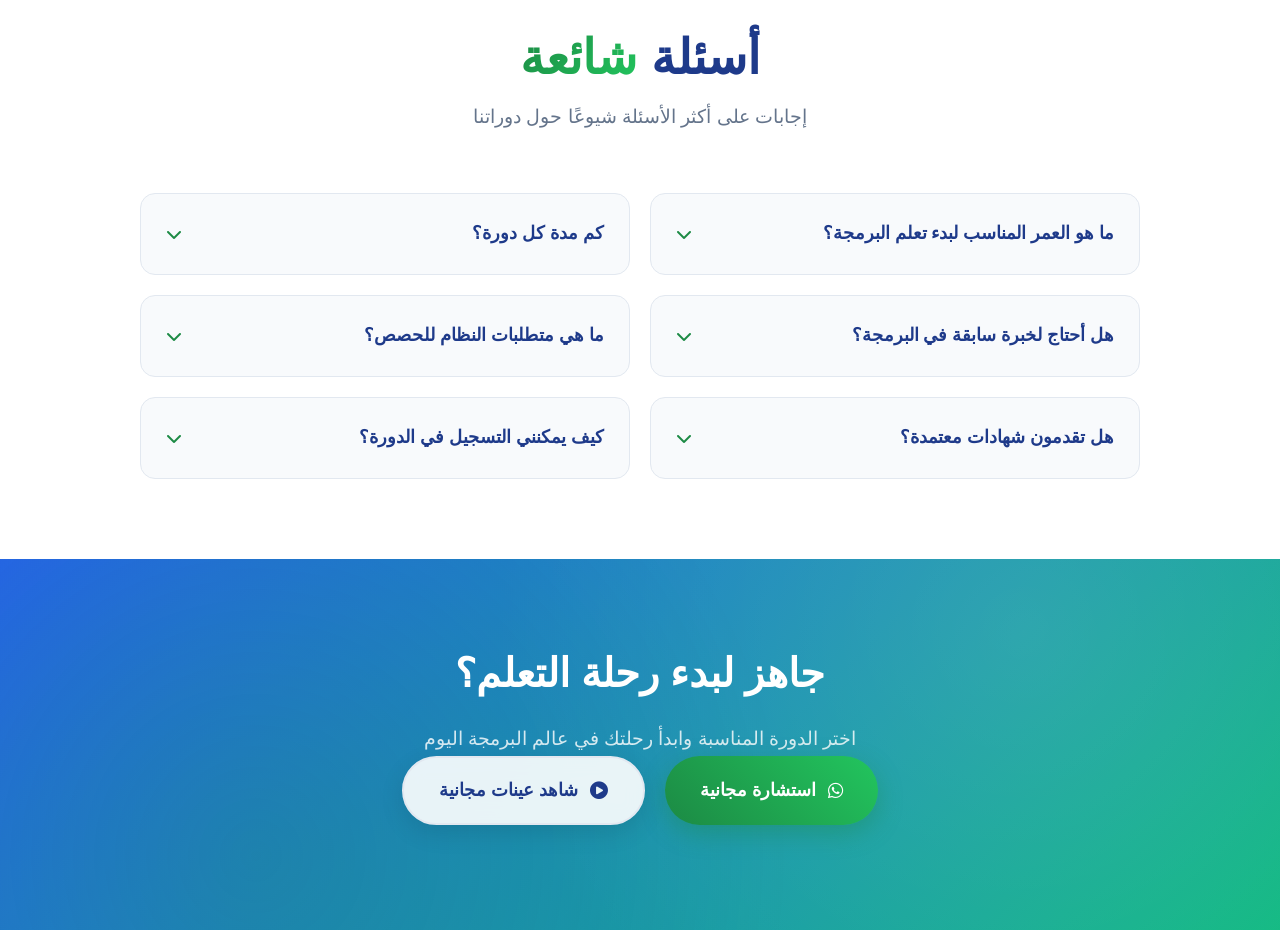
<file: course/index.html>
<!DOCTYPE html>
<html lang="ar" dir="rtl">
<head>
    <meta charset="UTF-8">
    <meta name="viewport" content="width=device-width, initial-scale=1.0">
    <title>الدورات - ITD Academy</title>
    <link rel="stylesheet" href="https://cdnjs.cloudflare.com/ajax/libs/font-awesome/6.4.0/css/all.min.css">
    <link rel="stylesheet" href="../assets/css/course.css">
    <link rel="stylesheet" href="../assets/css/style.css">
    
</head>
<body>
    <!-- الهيدر -->
    <header class="courses-header">
        <nav class="navbar">
            <div class="nav-container">
                <div class="nav-content">
                    <a href="index.html" class="logo">
                        <div class="logo-img">
                            <img src="../image/home/logo_main.png" alt="ITD Academy" onerror="this.style.display='none'">
                        </div>
                        <div class="logo-text">
                            <span class="logo-main">ITD</span>
                            <span class="logo-sub">Academy</span>
                        </div>
                    </a>
                    
                    <ul class="nav-links">
                        <li><a href="../index.html">الرئيسية</a></li>
                        <li><a href="../about/index.html">عن الأكاديمية</a></li>
                        <li><a href="index.html" class="active">الدورات</a></li>
                        <li><a href="../teachers/index.html">المدربين</a></li>
                        <li><a href="../contact/index.html">اتصل بنا</a></li>
                    </ul>

                    <div class="nav-actions">
                        <a href="https://api.whatsapp.com/send?phone=201080901957" class="btn btn-primary">
                            <i class="fab fa-whatsapp"></i>
                            انضم إلينا
                        </a>
                    </div>

                    <button class="mobile-menu-btn">
                        <span></span>
                        <span></span>
                        <span></span>
                    </button>
                </div>
            </div>
        </nav>
    </header>

    <!-- الهيرو سيكشن -->
    <section class="courses-hero">
        <div class="hero-container">
            <div class="hero-content">
                <div class="hero-text">
                    <h1 class="hero-title">
                        <span class="title-line">اكتشف عالم</span>
                        <span class="title-line highlight">البرمجة والإبداع</span>
                    </h1>
                    <p class="hero-description">
                        دوراتنا مصممة خصيصًا للأطفال واليافعين لتعلم البرمجة بطريقة ممتعة وتفاعلية. 
                        ابدأ رحلتك في عالم التكنولوجيا من اليوم!
                    </p>
                    
                    <div class="hero-stats">
                        <div class="stat-item">
                            <div class="stat-number">50+</div>
                            <div class="stat-label">دورة متخصصة</div>
                        </div>
                        <div class="stat-item">
                            <div class="stat-number">5000+</div>
                            <div class="stat-label">طالب مسجل</div>
                        </div>
                        <div class="stat-item">
                            <div class="stat-number">98%</div>
                            <div class="stat-label">رضا أولياء الأمور</div>
                        </div>
                    </div>
                </div>
                
                <div class="hero-visual">
                    <div class="hero-image-container">
                        <img src="../image/about/courses-hero.jpeg" alt="تعلم البرمجة" class="hero-image">
                        <div class="floating-elements">
                            <div class="floating-element element-1">
                                <i class="fas fa-code"></i>
                            </div>
                            <div class="floating-element element-2">
                                <i class="fas fa-gamepad"></i>
                            </div>
                            <div class="floating-element element-3">
                                <i class="fas fa-mobile-alt"></i>
                            </div>
                        </div>
                    </div>
                </div>
            </div>
        </div>
    </section>

    <!-- قسم فئات الدورات -->
    <section class="categories-section">
        <div class="container">
            <div class="section-header">
                <h2 class="section-title">اختر <span class="highlight">مجالك</span> المفضل</h2>
                <p class="section-subtitle">تصفح دوراتنا المصنفة حسب التخصصات</p>
            </div>

            <div class="categories-grid">
                <div class="category-card" data-category="web">
                    <div class="category-icon">
                        <i class="fas fa-laptop-code"></i>
                    </div>
                    <h3 class="category-title">تطوير الويب</h3>
                    <p class="category-desc">تعلم بناء مواقع وتطبيقات ويب تفاعلية</p>
                    <div class="category-meta">
                        <span class="courses-count">8 دورات</span>
                        <span class="category-level">من 8 سنوات</span>
                    </div>
                </div>

                <div class="category-card" data-category="mobile">
                    <div class="category-icon">
                        <i class="fas fa-mobile-alt"></i>
                    </div>
                    <h3 class="category-title">تطبيقات الجوال</h3>
                    <p class="category-desc">اصنع تطبيقات للهواتف الذكية</p>
                    <div class="category-meta">
                        <span class="courses-count">6 دورات</span>
                        <span class="category-level">من 10 سنوات</span>
                    </div>
                </div>

                <div class="category-card" data-category="games">
                    <div class="category-icon">
                        <i class="fas fa-gamepad"></i>
                    </div>
                    <h3 class="category-title">تطوير الألعاب</h3>
                    <p class="category-desc">اصنع ألعابك الخاصة من الصفر</p>
                    <div class="category-meta">
                        <span class="courses-count">5 دورات</span>
                        <span class="category-level">من 6 سنوات</span>
                    </div>
                </div>

                <div class="category-card" data-category="ai">
                    <div class="category-icon">
                        <i class="fas fa-robot"></i>
                    </div>
                    <h3 class="category-title">الذكاء الاصطناعي</h3>
                    <p class="category-desc">تعلم أساسيات الذكاء الاصطناعي</p>
                    <div class="category-meta">
                        <span class="courses-count">4 دورات</span>
                        <span class="category-level">من 12 سنة</span>
                    </div>
                </div>

                <div class="category-card" data-category="python">
                    <div class="category-icon">
                        <i class="fab fa-python"></i>
                    </div>
                    <h3 class="category-title">لغة Python</h3>
                    <p class="category-desc">لغة البرمجة الأكثر شيوعًا</p>
                    <div class="category-meta">
                        <span class="courses-count">7 دورات</span>
                        <span class="category-level">من 10 سنوات</span>
                    </div>
                </div>

                <div class="category-card" data-category="design">
                    <div class="category-icon">
                        <i class="fas fa-palette"></i>
                    </div>
                    <h3 class="category-title">التصميم والإبداع</h3>
                    <p class="category-desc">تصميم واجهات المستخدم</p>
                    <div class="category-meta">
                        <span class="courses-count">3 دورات</span>
                        <span class="category-level">من 9 سنوات</span>
                    </div>
                </div>
            </div>
        </div>
    </section>

    <!-- قسم الدورات المميزة -->
    <section class="featured-courses">
        <div class="container">
            <div class="section-header">
                <h2 class="section-title">الدورات <span class="highlight">المميزة</span></h2>
                <p class="section-subtitle">اكتشف أفضل دوراتنا المصممة بعناية لتنمية مهارات طفلك</p>
            </div>

            <div class="courses-filter">
                <div class="filter-buttons">
                    <button class="filter-btn active" data-filter="all">جميع الدورات</button>
                    <button class="filter-btn" data-filter="beginner">للمبتدئين</button>
                    <button class="filter-btn" data-filter="intermediate">للمتوسطين</button>
                    <button class="filter-btn" data-filter="advanced">للمتقدمين</button>
                </div>
            </div>

            <div class="courses-grid">
                <!-- دورة 1 -->
                <div class="course-card" data-level="beginner" data-category="web">
                    <div class="course-badge beginner">مبتدئ</div>
                    <div class="course-image">
                        <img src="../image/course/course-web.jpeg" alt="تطوير الويب للمبتدئين">
                        <div class="course-overlay">
                            <button class="preview-btn">
                                <i class="fas fa-play"></i>
                                معاينة مجانية
                            </button>
                        </div>
                    </div>
                    
                    <div class="course-content">
                        <div class="course-category">تطوير الويب</div>
                        <h3 class="course-title">تطوير الويب للمبتدئين</h3>
                        <p class="course-description">
                            ابدأ رحلتك في عالم برمجة الويب بتعلم HTML, CSS, JavaScript 
                            واصنع أول موقع ويب خاص بك خلال أسابيع قليلة.
                        </p>
                        
                        <div class="course-features">
                            <div class="feature">
                                <i class="fas fa-clock"></i>
                                <span>24 ساعة تدريب</span>
                            </div>
                            <div class="feature">
                                <i class="fas fa-video"></i>
                                <span>12 فيديو تعليمي</span>
                            </div>
                            <div class="feature">
                                <i class="fas fa-project-diagram"></i>
                                <span>5 مشاريع عملية</span>
                            </div>
                        </div>

                        <div class="course-meta">
                            <div class="rating">
                                <div class="stars">
                                    <i class="fas fa-star"></i>
                                    <i class="fas fa-star"></i>
                                    <i class="fas fa-star"></i>
                                    <i class="fas fa-star"></i>
                                    <i class="fas fa-star-half-alt"></i>
                                </div>
                                <span class="rating-text">4.8 (127 تقييم)</span>
                            </div>
                            <div class="duration">
                                <i class="fas fa-calendar"></i>
                                <span>8 أسابيع</span>
                            </div>
                        </div>

                        <div class="course-footer">
                            <div class="price-section">
                                <span class="current-price">١٢٠٠ ج.م</span>
                                <span class="original-price">١٥٠٠ ج.م</span>
                                <span class="discount">خصم 20%</span>
                            </div>
                            <button class="enroll-btn" data-course="web-development">
                                <i class="fas fa-shopping-cart"></i>
                                سجل الآن
                            </button>
                        </div>
                    </div>
                </div>

                <!-- دورة 2 -->
                <div class="course-card" data-level="beginner" data-category="python">
                    <div class="course-badge beginner">مبتدئ</div>
                    <div class="course-image">
                        <img src="../image/course/course-python.jpeg" alt="Python للأطفال">
                        <div class="course-overlay">
                            <button class="preview-btn">
                                <i class="fas fa-play"></i>
                                معاينة مجانية
                            </button>
                        </div>
                    </div>
                    
                    <div class="course-content">
                        <div class="course-category">لغة Python</div>
                        <h3 class="course-title">Python للأطفال</h3>
                        <p class="course-description">
                            تعلم لغة Python من خلال الألعاب والمشاريع المسلية. 
                            مثالي للأطفال من سن 10 سنوات لبدء رحلتهم في البرمجة.
                        </p>
                        
                        <div class="course-features">
                            <div class="feature">
                                <i class="fas fa-clock"></i>
                                <span>20 ساعة تدريب</span>
                            </div>
                            <div class="feature">
                                <i class="fas fa-video"></i>
                                <span>15 فيديو تعليمي</span>
                            </div>
                            <div class="feature">
                                <i class="fas fa-project-diagram"></i>
                                <span>8 مشاريع عملية</span>
                            </div>
                        </div>

                        <div class="course-meta">
                            <div class="rating">
                                <div class="stars">
                                    <i class="fas fa-star"></i>
                                    <i class="fas fa-star"></i>
                                    <i class="fas fa-star"></i>
                                    <i class="fas fa-star"></i>
                                    <i class="fas fa-star"></i>
                                </div>
                                <span class="rating-text">5.0 (89 تقييم)</span>
                            </div>
                            <div class="duration">
                                <i class="fas fa-calendar"></i>
                                <span>6 أسابيع</span>
                            </div>
                        </div>

                        <div class="course-footer">
                            <div class="price-section">
                                <span class="current-price">١٠٠٠ ج.م</span>
                                <span class="original-price">١٢٠٠ ج.م</span>
                                <span class="discount">خصم 17%</span>
                            </div>
                            <button class="enroll-btn" data-course="python-kids">
                                <i class="fas fa-shopping-cart"></i>
                                سجل الآن
                            </button>
                        </div>
                    </div>
                </div>

                <!-- دورة 3 -->
                <div class="course-card" data-level="beginner" data-category="games">
                    <div class="course-badge beginner">مبتدئ</div>
                    <div class="course-image">
                        <img src="../image/course/course-games.jpeg" alt="تطوير الألعاب">
                        <div class="course-overlay">
                            <button class="preview-btn">
                                <i class="fas fa-play"></i>
                                معاينة مجانية
                            </button>
                        </div>
                    </div>
                    
                    <div class="course-content">
                        <div class="course-category">تطوير الألعاب</div>
                        <h3 class="course-title">تطوير الألعاب بـ Scratch</h3>
                        <p class="course-description">
                            اصنع ألعابك الأولى باستخدام Scratch. 
                            تعلم مفاهيم البرمجة بطريقة مرئية وممتعة تناسب الأطفال من سن 6 سنوات.
                        </p>
                        
                        <div class="course-features">
                            <div class="feature">
                                <i class="fas fa-clock"></i>
                                <span>16 ساعة تدريب</span>
                            </div>
                            <div class="feature">
                                <i class="fas fa-video"></i>
                                <span>10 فيديو تعليمي</span>
                            </div>
                            <div class="feature">
                                <i class="fas fa-project-diagram"></i>
                                <span>6 مشاريع عملية</span>
                            </div>
                        </div>

                        <div class="course-meta">
                            <div class="rating">
                                <div class="stars">
                                    <i class="fas fa-star"></i>
                                    <i class="fas fa-star"></i>
                                    <i class="fas fa-star"></i>
                                    <i class="fas fa-star"></i>
                                    <i class="fas fa-star-half-alt"></i>
                                </div>
                                <span class="rating-text">4.7 (156 تقييم)</span>
                            </div>
                            <div class="duration">
                                <i class="fas fa-calendar"></i>
                                <span>5 أسابيع</span>
                            </div>
                        </div>

                        <div class="course-footer">
                            <div class="price-section">
                                <span class="current-price">٨٠٠ ج.م</span>
                                <span class="original-price">١٠٠٠ ج.م</span>
                                <span class="discount">خصم 20%</span>
                            </div>
                            <button class="enroll-btn" data-course="scratch-games">
                                <i class="fas fa-shopping-cart"></i>
                                سجل الآن
                            </button>
                        </div>
                    </div>
                </div>

                <!-- دورة 4 -->
                <div class="course-card" data-level="intermediate" data-category="mobile">
                    <div class="course-badge intermediate">متوسط</div>
                    <div class="course-image">
                        <img src="../image/course/course-mobile.jpeg" alt="تطوير التطبيقات">
                        <div class="course-overlay">
                            <button class="preview-btn">
                                <i class="fas fa-play"></i>
                                معاينة مجانية
                            </button>
                        </div>
                    </div>
                    
                    <div class="course-content">
                        <div class="course-category">تطبيقات الجوال</div>
                        <h3 class="course-title">تطوير تطبيقات Android</h3>
                        <p class="course-description">
                            تعلم بناء تطبيقات Android باستخدام MIT App Inventor. 
                            اصنع تطبيقك الأول خلال أسبوع ونشره على متجر التطبيقات.
                        </p>
                        
                        <div class="course-features">
                            <div class="feature">
                                <i class="fas fa-clock"></i>
                                <span>18 ساعة تدريب</span>
                            </div>
                            <div class="feature">
                                <i class="fas fa-video"></i>
                                <span>14 فيديو تعليمي</span>
                            </div>
                            <div class="feature">
                                <i class="fas fa-project-diagram"></i>
                                <span>4 مشاريع عملية</span>
                            </div>
                        </div>

                        <div class="course-meta">
                            <div class="rating">
                                <div class="stars">
                                    <i class="fas fa-star"></i>
                                    <i class="fas fa-star"></i>
                                    <i class="fas fa-star"></i>
                                    <i class="fas fa-star"></i>
                                    <i class="fas fa-star"></i>
                                </div>
                                <span class="rating-text">4.9 (94 تقييم)</span>
                            </div>
                            <div class="duration">
                                <i class="fas fa-calendar"></i>
                                <span>7 أسابيع</span>
                            </div>
                        </div>

                        <div class="course-footer">
                            <div class="price-section">
                                <span class="current-price">١٤٠٠ ج.م</span>
                                <span class="original-price">١٨٠٠ ج.م</span>
                                <span class="discount">خصم 22%</span>
                            </div>
                            <button class="enroll-btn" data-course="android-apps">
                                <i class="fas fa-shopping-cart"></i>
                                سجل الآن
                            </button>
                        </div>
                    </div>
                </div>

                <!-- دورة 5 -->
                <div class="course-card" data-level="advanced" data-category="ai">
                    <div class="course-badge advanced">متقدم</div>
                    <div class="course-image">
                        <img src="../image/course/course-ai.jpeg" alt="الذكاء الاصطناعي">
                        <div class="course-overlay">
                            <button class="preview-btn">
                                <i class="fas fa-play"></i>
                                معاينة مجانية
                            </button>
                        </div>
                    </div>
                    
                    <div class="course-content">
                        <div class="course-category">الذكاء الاصطناعي</div>
                        <h3 class="course-title">مقدمة في الذكاء الاصطناعي</h3>
                        <p class="course-description">
                            اكتشف عالم الذكاء الاصطناعي وتعلم الآلة. 
                            اصنع مشاريع ذكية باستخدام Python وتعلم كيفية عمل الخوارزميات.
                        </p>
                        
                        <div class="course-features">
                            <div class="feature">
                                <i class="fas fa-clock"></i>
                                <span>30 ساعة تدريب</span>
                            </div>
                            <div class="feature">
                                <i class="fas fa-video"></i>
                                <span>20 فيديو تعليمي</span>
                            </div>
                            <div class="feature">
                                <i class="fas fa-project-diagram"></i>
                                <span>6 مشاريع متقدمة</span>
                            </div>
                        </div>

                        <div class="course-meta">
                            <div class="rating">
                                <div class="stars">
                                    <i class="fas fa-star"></i>
                                    <i class="fas fa-star"></i>
                                    <i class="fas fa-star"></i>
                                    <i class="fas fa-star"></i>
                                    <i class="fas fa-star-half-alt"></i>
                                </div>
                                <span class="rating-text">4.8 (67 تقييم)</span>
                            </div>
                            <div class="duration">
                                <i class="fas fa-calendar"></i>
                                <span>10 أسابيع</span>
                            </div>
                        </div>

                        <div class="course-footer">
                            <div class="price-section">
                                <span class="current-price">٢٠٠٠ ج.م</span>
                                <span class="original-price">٢٥٠٠ ج.م</span>
                                <span class="discount">خصم 20%</span>
                            </div>
                            <button class="enroll-btn" data-course="ai-intro">
                                <i class="fas fa-shopping-cart"></i>
                                سجل الآن
                            </button>
                        </div>
                    </div>
                </div>

                <!-- دورة 6 -->
                <div class="course-card" data-level="beginner" data-category="design">
                    <div class="course-badge beginner">مبتدئ</div>
                    <div class="course-image">
                        <img src="../image/course/course-design.jpeg" alt="تصميم واجهات">
                        <div class="course-overlay">
                            <button class="preview-btn">
                                <i class="fas fa-play"></i>
                                معاينة مجانية
                            </button>
                        </div>
                    </div>
                    
                    <div class="course-content">
                        <div class="course-category">التصميم والإبداع</div>
                        <h3 class="course-title">تصميم واجهات المستخدم</h3>
                        <p class="course-description">
                            تعلم أساسيات التصميم الجرافيكي وتصميم واجهات المستخدم 
                            باستخدام أدوات بسيطة ومناسبة للأطفال من سن 9 سنوات.
                        </p>
                        
                        <div class="course-features">
                            <div class="feature">
                                <i class="fas fa-clock"></i>
                                <span>12 ساعة تدريب</span>
                            </div>
                            <div class="feature">
                                <i class="fas fa-video"></i>
                                <span>8 فيديو تعليمي</span>
                            </div>
                            <div class="feature">
                                <i class="fas fa-project-diagram"></i>
                                <span>3 مشاريع عملية</span>
                            </div>
                        </div>

                        <div class="course-meta">
                            <div class="rating">
                                <div class="stars">
                                    <i class="fas fa-star"></i>
                                    <i class="fas fa-star"></i>
                                    <i class="fas fa-star"></i>
                                    <i class="fas fa-star"></i>
                                    <i class="fas fa-star"></i>
                                </div>
                                <span class="rating-text">4.9 (78 تقييم)</span>
                            </div>
                            <div class="duration">
                                <i class="fas fa-calendar"></i>
                                <span>4 أسابيع</span>
                            </div>
                        </div>

                        <div class="course-footer">
                            <div class="price-section">
                                <span class="current-price">٩٠٠ ج.م</span>
                                <span class="original-price">١١٠٠ ج.م</span>
                                <span class="discount">خصم 18%</span>
                            </div>
                            <button class="enroll-btn" data-course="ui-design">
                                <i class="fas fa-shopping-cart"></i>
                                سجل الآن
                            </button>
                        </div>
                    </div>
                </div>
            </div>

            <div class="courses-cta">
                <a href="#" class="btn btn-outline">
                    <i class="fas fa-eye"></i>
                    عرض جميع الدورات
                </a>
            </div>
        </div>
    </section>

    <!-- قسم مسار التعلم -->
    <section class="learning-path">
        <div class="container">
            <div class="section-header">
                <h2 class="section-title">مسار <span class="highlight">التعلم</span></h2>
                <p class="section-subtitle">اختر المسار المناسب لعمر طفلك ومستواه</p>
            </div>

            <div class="path-container">
                <div class="path-step">
                    <div class="step-header">
                        <div class="step-number">1</div>
                        <div class="step-info">
                            <h3 class="step-title">المستوى التأسيسي</h3>
                            <span class="step-age">من 6 إلى 9 سنوات</span>
                        </div>
                    </div>
                    <div class="step-content">
                        <p class="step-description">
                            ابدأ مع Scratch وBlockly لتعلم مفاهيم البرمجة الأساسية 
                            من خلال الألعاب والقصص التفاعلية
                        </p>
                        <div class="step-courses">
                            <span class="course-tag">Scratch للأطفال</span>
                            <span class="course-tag">برمجة القصص</span>
                            <span class="course-tag">ألعاب تعليمية</span>
                        </div>
                    </div>
                </div>

                <div class="path-step">
                    <div class="step-header">
                        <div class="step-number">2</div>
                        <div class="step-info">
                            <h3 class="step-title">المستوى المتوسط</h3>
                            <span class="step-age">من 10 إلى 13 سنة</span>
                        </div>
                    </div>
                    <div class="step-content">
                        <p class="step-description">
                            تقدم إلى Python وتطوير الويب والتطبيقات البسيطة 
                            مع مشاريع عملية تنمي مهارات التفكير المنطقي
                        </p>
                        <div class="step-courses">
                            <span class="course-tag">Python للمبتدئين</span>
                            <span class="course-tag">تطوير الويب</span>
                            <span class="course-tag">تطبيقات الجوال</span>
                        </div>
                    </div>
                </div>

                <div class="path-step">
                    <div class="step-header">
                        <div class="step-number">3</div>
                        <div class="step-info">
                            <h3 class="step-title">المستوى المتقدم</h3>
                            <span class="step-age">من 14 إلى 18 سنة</span>
                        </div>
                    </div>
                    <div class="step-content">
                        <p class="step-description">
                            احترف تطوير الألعاب والذكاء الاصطناعي والمشاريع المتقدمة 
                            استعدادًا للجامعة وسوق العمل
                        </p>
                        <div class="step-courses">
                            <span class="course-tag">تطوير الألعاب</span>
                            <span class="course-tag">الذكاء الاصطناعي</span>
                            <span class="course-tag">مشاريع متقدمة</span>
                        </div>
                    </div>
                </div>
            </div>
        </div>
    </section>

    <!-- قسم الأسئلة الشائعة -->
    <section class="courses-faq">
        <div class="container">
            <div class="section-header">
                <h2 class="section-title">أسئلة <span class="highlight">شائعة</span></h2>
                <p class="section-subtitle">إجابات على أكثر الأسئلة شيوعًا حول دوراتنا</p>
            </div>

            <div class="faq-grid">
                <div class="faq-item">
                    <div class="faq-question">
                        <h4>ما هو العمر المناسب لبدء تعلم البرمجة؟</h4>
                        <i class="fas fa-chevron-down"></i>
                    </div>
                    <div class="faq-answer">
                        <p>يمكن للأطفال البدء من سن 6 سنوات باستخدام أدوات بصرية مثل Scratch، مع إمكانية التدرج حسب العمر والقدرات. لدينا دورات مناسبة لكل فئة عمرية.</p>
                    </div>
                </div>

                <div class="faq-item">
                    <div class="faq-question">
                        <h4>كم مدة كل دورة؟</h4>
                        <i class="fas fa-chevron-down"></i>
                    </div>
                    <div class="faq-answer">
                        <p>تتراوح مدة الدورات بين 12 إلى 30 ساعة تعليمية، موزعة على 4 إلى 10 أسابيع حسب مستوى الدورة وتعقيد المحتوى.</p>
                    </div>
                </div>

                <div class="faq-item">
                    <div class="faq-question">
                        <h4>هل أحتاج لخبرة سابقة في البرمجة؟</h4>
                        <i class="fas fa-chevron-down"></i>
                    </div>
                    <div class="faq-answer">
                        <p>لا، جميع دوراتنا تبدأ من الصفر وتناسب المبتدئين تمامًا. نستخدم طرق تدريس بصرية وممتعة تناسب الأطفال.</p>
                    </div>
                </div>

                <div class="faq-item">
                    <div class="faq-question">
                        <h4>ما هي متطلبات النظام للحصص؟</h4>
                        <i class="fas fa-chevron-down"></i>
                    </div>
                    <div class="faq-answer">
                        <p>جهاز كمبيوتر أو لاب توب مع اتصال إنترنت، ولا حاجة لمواصفات عالية. معظم الأدوات التي نستخدمها تعمل عبر المتصفح.</p>
                    </div>
                </div>

                <div class="faq-item">
                    <div class="faq-question">
                        <h4>هل تقدمون شهادات معتمدة؟</h4>
                        <i class="fas fa-chevron-down"></i>
                    </div>
                    <div class="faq-answer">
                        <p>نعم، نحن نقدم شهادات إتمام معتمدة من الأكاديمية لكل دورة، مع إمكانية توثيقها للجامعات والمؤسسات التعليمية.</p>
                    </div>
                </div>

                <div class="faq-item">
                    <div class="faq-question">
                        <h4>كيف يمكنني التسجيل في الدورة؟</h4>
                        <i class="fas fa-chevron-down"></i>
                    </div>
                    <div class="faq-answer">
                        <p>يمكنك التسجيل مباشرة من خلال الموقع أو التواصل معنا عبر واتساب. فريق الدعم سيساعدك في اختيار الدورة المناسبة.</p>
                    </div>
                </div>
            </div>
        </div>
    </section>

    <!-- قسم الدعوة للعمل -->
    <section class="courses-cta-section">
        <div class="container">
            <div class="cta-content">
                <h2 class="cta-title">جاهز لبدء رحلة التعلم؟</h2>
                <p class="cta-description">اختر الدورة المناسبة وابدأ رحلتك في عالم البرمجة اليوم</p>
                <div class="cta-actions">
                    <a href="https://api.whatsapp.com/send?phone=201080901957" class="btn btn-primary btn-large">
                        <i class="fab fa-whatsapp"></i>
                        استشارة مجانية
                    </a>
                    <a href="https://www.youtube.com/@itdAcademmy" class="btn btn-secondary btn-large">
                        <i class="fas fa-play-circle"></i>
                        شاهد عينات مجانية
                    </a>
                </div>
            </div>
        </div>
    </section>

    <!-- الفوتر -->
    <footer class="footer-sec">
        <!-- نفس الفوتر السابق -->
    </footer>

    <!-- المودال -->
    <div class="course-modal" id="courseModal">
        <div class="modal-overlay"></div>
        <div class="modal-content">
            <button class="modal-close">
                <i class="fas fa-times"></i>
            </button>
            <div class="modal-body">
                <!-- سيتم ملؤه بالجافاسكريبت -->
            </div>
        </div>
    </div>

    <script src="../assets/js/course.js"></script>
</body>
</html>
</file>
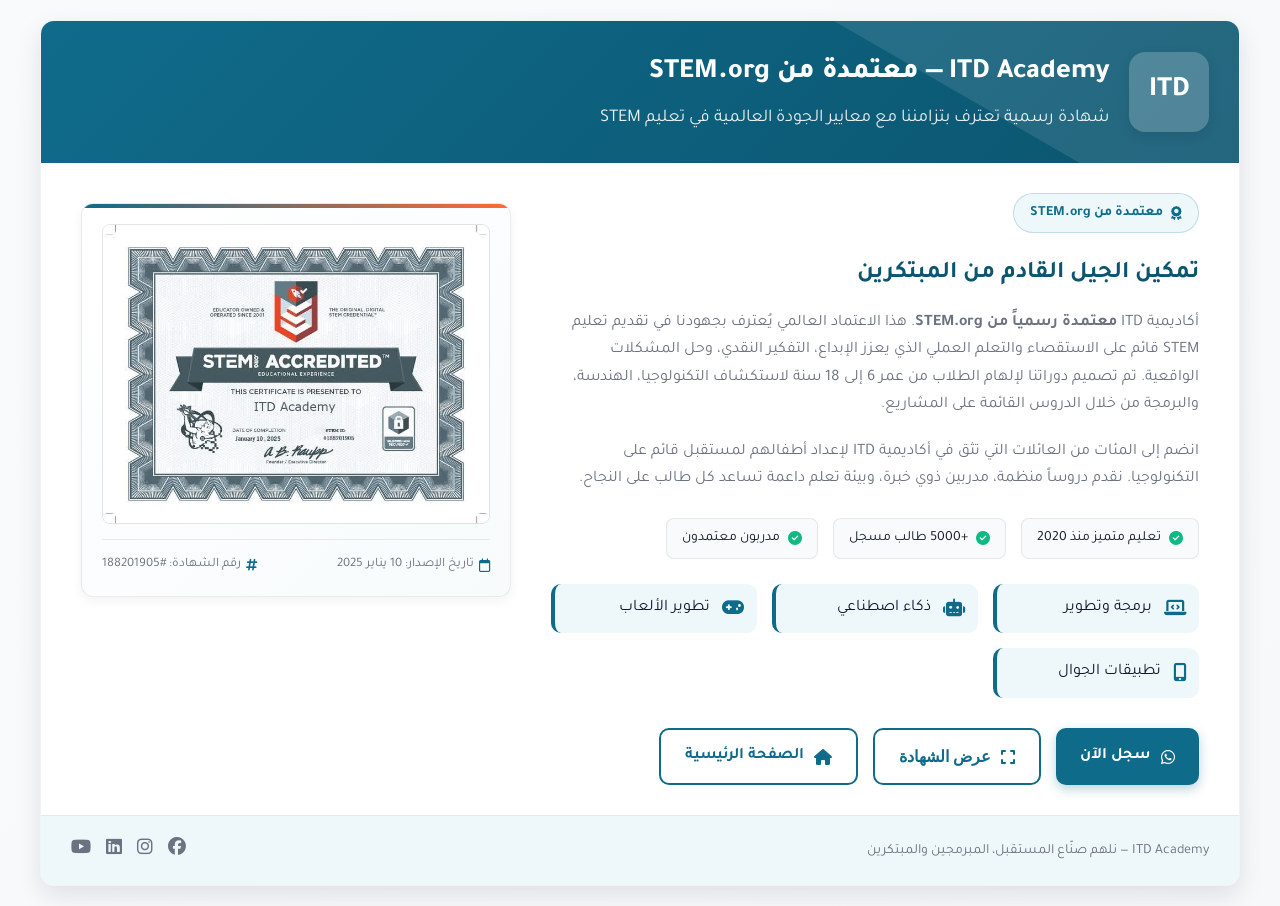
<file: certificate.html>
<!DOCTYPE html>
<html lang="ar" dir="rtl">
<head>
  <meta charset="utf-8" />
  <meta name="viewport" content="width=device-width,initial-scale=1" />
  <title>ITD Academy — معتمدة من STEM.org</title>
  <link href="https://fonts.googleapis.com/css2?family=Tajawal:wght@300;400;500;700;800&display=swap" rel="stylesheet">
  <link rel="stylesheet" href="https://cdnjs.cloudflare.com/ajax/libs/font-awesome/6.4.0/css/all.min.css">
  <style>
    :root {
      --primary: #0f6b8a;
      --primary-dark: #0b556f;
      --primary-light: #eef8fb;
      --accent: #ff6b35;
      --text-dark: #0f172a;
      --text-light: #6b7280;
      --bg: #f6f8fa;
      --card: #fff;
      --success: #10b981;
      --shadow: 0 10px 25px rgba(16, 24, 40, 0.1);
      --radius: 14px;
    }
    
    * {
      box-sizing: border-box;
      margin: 0;
      padding: 0;
    }
    
    body {
      font-family: 'Tajawal', 'Segoe UI', system-ui, sans-serif;
      margin: 0;
      background: linear-gradient(135deg, #f8fafc 0%, var(--bg) 100%);
      color: var(--text-dark);
      line-height: 1.6;
      min-height: 100vh;
      padding: 20px;
      display: flex;
      align-items: center;
      justify-content: center;
    }
    
    .container {
      max-width: 1200px;
      margin: 0 auto;
      width: 100%;
    }
    
    .card {
      background: var(--card);
      border-radius: var(--radius);
      box-shadow: var(--shadow);
      overflow: hidden;
      border: 1px solid rgba(15, 23, 42, 0.05);
      transition: transform 0.3s ease, box-shadow 0.3s ease;
    }
    
    .card:hover {
      transform: translateY(-5px);
      box-shadow: 0 20px 40px rgba(16, 24, 40, 0.15);
    }
    
    header {
      display: flex;
      align-items: center;
      gap: 20px;
      padding: 30px;
      background: linear-gradient(135deg, var(--primary) 0%, var(--primary-dark) 100%);
      color: white;
      position: relative;
      overflow: hidden;
    }
    
    header::before {
      content: "";
      position: absolute;
      top: -50%;
      right: -50%;
      width: 100%;
      height: 200%;
      background: rgba(255, 255, 255, 0.1);
      transform: rotate(30deg);
    }
    
    .logo {
      width: 80px;
      height: 80px;
      border-radius: 16px;
      background: rgba(255, 255, 255, 0.2);
      display: flex;
      align-items: center;
      justify-content: center;
      color: #fff;
      font-weight: 800;
      font-size: 28px;
      position: relative;
      z-index: 1;
      box-shadow: 0 4px 12px rgba(0, 0, 0, 0.1);
    }
    
    .header-content {
      position: relative;
      z-index: 1;
      flex: 1;
    }
    
    h1 {
      font-size: 28px;
      margin: 0 0 8px;
      font-weight: 800;
    }
    
    .lead {
      margin: 0;
      opacity: 0.9;
      font-size: 18px;
    }
    
    .main {
      display: grid;
      grid-template-columns: 1fr 450px;
      gap: 30px;
      padding: 30px;
    }
    
    @media (max-width: 900px) {
      .main {
        grid-template-columns: 1fr;
      }
      .aside {
        order: 2;
      }
    }
    
    .content {
      padding-right: 10px;
    }
    
    .badge {
      display: inline-flex;
      align-items: center;
      gap: 8px;
      padding: 8px 16px;
      border-radius: 50px;
      background: var(--primary-light);
      color: var(--primary);
      font-weight: 700;
      font-size: 14px;
      margin-bottom: 16px;
      border: 1px solid rgba(15, 107, 138, 0.2);
    }
    
    .title {
      font-size: 24px;
      margin: 10px 0 20px;
      font-weight: 700;
      line-height: 1.3;
      color: var(--primary-dark);
    }
    
    .text {
      color: var(--text-light);
      line-height: 1.7;
      margin-bottom: 20px;
      font-size: 16px;
    }
    
    .features {
      display: grid;
      grid-template-columns: repeat(auto-fit, minmax(200px, 1fr));
      gap: 15px;
      margin: 25px 0;
    }
    
    .feature {
      display: flex;
      align-items: center;
      gap: 12px;
      padding: 12px;
      background: var(--primary-light);
      border-radius: 10px;
      border-left: 4px solid var(--primary);
    }
    
    .feature i {
      color: var(--primary);
      font-size: 18px;
    }
    
    .cta-row {
      margin-top: 30px;
      display: flex;
      gap: 15px;
      flex-wrap: wrap;
    }
    
    .btn {
      display: inline-flex;
      align-items: center;
      gap: 10px;
      padding: 14px 24px;
      border-radius: 10px;
      font-weight: 700;
      font-size: 16px;
      border: 0;
      cursor: pointer;
      transition: all 0.3s ease;
      text-decoration: none;
    }
    
    .btn-primary {
      background: var(--primary);
      color: #fff;
      box-shadow: 0 4px 12px rgba(15, 107, 138, 0.3);
    }
    
    .btn-primary:hover {
      background: var(--primary-dark);
      transform: translateY(-2px);
      box-shadow: 0 6px 16px rgba(15, 107, 138, 0.4);
    }
    
    .btn-outline {
      background: transparent;
      border: 2px solid var(--primary);
      color: var(--primary);
    }
    
    .btn-outline:hover {
      background: var(--primary-light);
      transform: translateY(-2px);
    }
    
    .aside {
      padding: 10px;
    }
    
    .cert-wrap {
      background: linear-gradient(135deg, #ffffff 0%, #f7fbfc 100%);
      border-radius: 12px;
      padding: 20px;
      border: 1px solid rgba(15, 23, 42, 0.08);
      box-shadow: 0 4px 12px rgba(0, 0, 0, 0.05);
      position: relative;
      overflow: hidden;
    }
    
    .cert-wrap::before {
      content: "";
      position: absolute;
      top: 0;
      right: 0;
      width: 100%;
      height: 4px;
      background: linear-gradient(90deg, var(--primary) 0%, var(--accent) 100%);
    }
    
    .cert-img {
      width: 100%;
      height: auto;
      border-radius: 8px;
      display: block;
      cursor: pointer;
      transition: transform 0.3s ease;
      border: 1px solid rgba(0, 0, 0, 0.1);
    }
    
    .cert-img:hover {
      transform: scale(1.02);
    }
    
    .meta {
      display: flex;
      justify-content: space-between;
      align-items: center;
      margin-top: 15px;
      padding-top: 15px;
      border-top: 1px solid rgba(15, 23, 42, 0.08);
    }
    
    .meta small {
      color: var(--text-light);
      font-size: 13px;
      display: flex;
      align-items: center;
      gap: 5px;
    }
    
    .meta i {
      color: var(--primary);
    }
    
    .footer {
      padding: 20px 30px;
      border-top: 1px solid rgba(15, 23, 42, 0.06);
      display: flex;
      justify-content: space-between;
      align-items: center;
      background: var(--primary-light);
    }
    
    .small {
      font-size: 14px;
      color: var(--text-light);
    }
    
    .social-links {
      display: flex;
      gap: 15px;
    }
    
    .social-links a {
      color: var(--text-light);
      font-size: 18px;
      transition: color 0.3s ease;
    }
    
    .social-links a:hover {
      color: var(--primary);
    }
    
    /* Modal */
    .modal {
      position: fixed;
      inset: 0;
      background: rgba(2, 6, 23, 0.8);
      display: none;
      align-items: center;
      justify-content: center;
      padding: 20px;
      z-index: 1000;
      backdrop-filter: blur(5px);
    }
    
    .modal.open {
      display: flex;
      animation: fadeIn 0.3s ease;
    }
    
    .modal-content {
      position: relative;
      max-width: 90%;
      max-height: 90%;
      display: flex;
      flex-direction: column;
      align-items: center;
    }
    
    .modal img {
      max-width: 100%;
      max-height: 80vh;
      border-radius: 8px;
      box-shadow: 0 20px 50px rgba(0, 0, 0, 0.3);
    }
    
    .modal-close {
      position: absolute;
      top: -40px;
      left: 0;
      background: rgba(255, 255, 255, 0.2);
      color: white;
      border: none;
      width: 36px;
      height: 36px;
      border-radius: 50%;
      display: flex;
      align-items: center;
      justify-content: center;
      cursor: pointer;
      font-size: 18px;
      transition: background 0.3s ease;
    }
    
    .modal-close:hover {
      background: rgba(255, 255, 255, 0.3);
    }
    
    .download-link {
      margin-top: 15px;
      color: white;
      text-decoration: none;
      display: inline-flex;
      align-items: center;
      gap: 8px;
      background: var(--primary);
      padding: 10px 20px;
      border-radius: 6px;
      font-size: 14px;
      transition: background 0.3s ease;
    }
    
    .download-link:hover {
      background: var(--primary-dark);
    }
    
    @keyframes fadeIn {
      from { opacity: 0; }
      to { opacity: 1; }
    }
    
    /* Trust badges */
    .trust-badges {
      display: flex;
      gap: 15px;
      margin: 25px 0;
      flex-wrap: wrap;
    }
    
    .trust-badge {
      display: flex;
      align-items: center;
      gap: 8px;
      padding: 8px 15px;
      background: #f8fafc;
      border-radius: 8px;
      border: 1px solid rgba(15, 23, 42, 0.08);
      font-size: 14px;
    }
    
    .trust-badge i {
      color: var(--success);
    }
    
    /* Responsive adjustments */
    @media (max-width: 768px) {
      body {
        padding: 10px;
      }
      
      header {
        flex-direction: column;
        text-align: center;
        padding: 25px 20px;
      }
      
      .logo {
        width: 70px;
        height: 70px;
        font-size: 24px;
      }
      
      h1 {
        font-size: 24px;
      }
      
      .lead {
        font-size: 16px;
      }
      
      .main {
        padding: 20px;
        gap: 20px;
      }
      
      .title {
        font-size: 22px;
      }
      
      .btn {
        padding: 12px 20px;
        font-size: 15px;
      }
      
      .footer {
        flex-direction: column;
        gap: 15px;
        text-align: center;
      }
      
      .features {
        grid-template-columns: 1fr;
      }
    }
    
    @media (max-width: 480px) {
      .cta-row {
        flex-direction: column;
      }
      
      .btn {
        width: 100%;
        justify-content: center;
      }
      
      .meta {
        flex-direction: column;
        gap: 10px;
        align-items: flex-start;
      }
    }
  </style>
</head>
<body>
  <div class="container">
    <div class="card">
      <header>
        <div class="logo">ITD</div>
        <div class="header-content">
          <h1>ITD Academy — معتمدة من STEM.org</h1>
          <p class="lead">شهادة رسمية تعترف بتزامننا مع معايير الجودة العالمية في تعليم STEM</p>
        </div>
      </header>

      <div class="main">
        <div class="content">
          <span class="badge">
            <i class="fas fa-award"></i>
            معتمدة من STEM.org
          </span>
          <h2 class="title">تمكين الجيل القادم من المبتكرين</h2>
          <p class="text">أكاديمية ITD <strong>معتمدة رسمياً من STEM.org</strong>. هذا الاعتماد العالمي يُعترف بجهودنا في تقديم تعليم STEM قائم على الاستقصاء والتعلم العملي الذي يعزز الإبداع، التفكير النقدي، وحل المشكلات الواقعية. تم تصميم دوراتنا لإلهام الطلاب من عمر 6 إلى 18 سنة لاستكشاف التكنولوجيا، الهندسة، والبرمجة من خلال الدروس القائمة على المشاريع.</p>

          <p class="text">انضم إلى المئات من العائلات التي تثق في أكاديمية ITD لإعداد أطفالهم لمستقبل قائم على التكنولوجيا. نقدم دروساً منظمة، مدربين ذوي خبرة، وبيئة تعلم داعمة تساعد كل طالب على النجاح.</p>
          
          <div class="trust-badges">
            <div class="trust-badge">
              <i class="fas fa-check-circle"></i>
              <span>تعليم متميز منذ 2020</span>
            </div>
            <div class="trust-badge">
              <i class="fas fa-check-circle"></i>
              <span>+5000 طالب مسجل</span>
            </div>
            <div class="trust-badge">
              <i class="fas fa-check-circle"></i>
              <span>مدربون معتمدون</span>
            </div>
          </div>

          <div class="features">
            <div class="feature">
              <i class="fas fa-laptop-code"></i>
              <span>برمجة وتطوير</span>
            </div>
            <div class="feature">
              <i class="fas fa-robot"></i>
              <span>ذكاء اصطناعي</span>
            </div>
            <div class="feature">
              <i class="fas fa-gamepad"></i>
              <span>تطوير الألعاب</span>
            </div>
            <div class="feature">
              <i class="fas fa-mobile-alt"></i>
              <span>تطبيقات الجوال</span>
            </div>
          </div>

          <div class="cta-row">
            <a href="https://api.whatsapp.com/send?phone=201080901957" class="btn btn-primary">
              <i class="fab fa-whatsapp"></i>
              سجل الآن
            </a>
            <button class="btn btn-outline" id="viewCertBtn">
              <i class="fas fa-expand"></i>
              عرض الشهادة
            </button>
            <a href="../index.html" class="btn btn-outline">
              <i class="fas fa-home"></i>
              الصفحة الرئيسية
            </a>
          </div>
        </div>

        <aside class="aside">
          <div class="cert-wrap">
            <img src="image/home/certificate.jpg" alt="شهادة اعتماد STEM لأكاديمية ITD" class="cert-img" id="certImg">
            <div class="meta">
              <small><i class="far fa-calendar"></i> تاريخ الإصدار: 10 يناير 2025</small>
              <small><i class="fas fa-hashtag"></i> رقم الشهادة: #188201905</small>
            </div>
          </div>
        </aside>
      </div>

      <div class="footer">
        <div class="small">ITD Academy — نلهم صنّاع المستقبل، المبرمجين والمبتكرين</div>
        <div class="social-links">
          <a href="https://www.facebook.com/itdacademmy"><i class="fab fa-facebook"></i></a>
          <a href="https://www.instagram.com/itdacademmy"><i class="fab fa-instagram"></i></a>
          <a href="#"><i class="fab fa-linkedin"></i></a>
          <a href="https://www.youtube.com/@itdAcademmy"><i class="fab fa-youtube"></i></a>
        </div>
      </div>
    </div>
  </div>

  <!-- Modal to preview certificate -->
  <div class="modal" id="modal">
    <div class="modal-content">
      <button class="modal-close" id="closeModal">
        <i class="fas fa-times"></i>
      </button>
      <img src="image/home/certificate.jpg" alt="معاينة شهادة الاعتماد">
      <a href="image/home/certificate.jpg" download="ITD-Academy-STEM-Certificate.jpg" class="download-link">
        <i class="fas fa-download"></i>
        تحميل الشهادة
      </a>
    </div>
  </div>

  <script>
    const modal = document.getElementById('modal');
    const certImg = document.getElementById('certImg');
    const viewBtn = document.getElementById('viewCertBtn');
    const closeModal = document.getElementById('closeModal');
    
    // Open modal
    certImg?.addEventListener('click', () => modal.classList.add('open'));
    viewBtn?.addEventListener('click', () => modal.classList.add('open'));
    
    // Close modal
    closeModal?.addEventListener('click', () => modal.classList.remove('open'));
    modal?.addEventListener('click', (e) => { 
      if (e.target === modal) modal.classList.remove('open') 
    });
    
    // Close with Escape key
    document.addEventListener('keydown', (e) => {
      if (e.key === 'Escape') modal.classList.remove('open');
    });
  </script>
</body>
</html>
</file>
<file: assets/css/about.css>
/* Global Styles */
* {
    margin: 0;
    padding: 0;
    box-sizing: border-box;
    font-family: 'Segoe UI', Tahoma, Geneva, Verdana, sans-serif;
}

:root {
    --primary-color: #1e3a8a;
    --secondary-color: #1C8A44;
    --accent-color: #22c55e;
    --text-dark: #1e3a8a;
    --text-light: #64748b;
    --background-light: #f8fafc;
    --white: #ffffff;
}

body {
    background-color: var(--white);
    color: var(--text-dark);
    line-height: 1.6;
}

.container {
    max-width: 1200px;
    margin: 0 auto;
    padding: 0 20px;
}

.highlight {
    background: linear-gradient(45deg, var(--secondary-color), var(--accent-color));
    -webkit-background-clip: text;
    -webkit-text-fill-color: transparent;
    background-clip: text;
}

.btn {
    display: inline-flex;
    align-items: center;
    gap: 10px;
    padding: 12px 30px;
    border-radius: 50px;
    text-decoration: none;
    font-weight: 600;
    font-size: 1rem;
    transition: all 0.3s ease;
    border: none;
    cursor: pointer;
}

.btn-primary {
    background: linear-gradient(45deg, var(--secondary-color), var(--accent-color));
    color: var(--white);
    box-shadow: 0 5px 15px rgba(28, 138, 68, 0.3);
}

.btn-primary:hover {
    transform: translateY(-2px);
    box-shadow: 0 8px 25px rgba(28, 138, 68, 0.4);
}

.btn-secondary {
    background: var(--white);
    color: var(--primary-color);
    border: 2px solid var(--primary-color);
}

.btn-secondary:hover {
    background: var(--primary-color);
    color: var(--white);
}

/* Header */
.about-header {
    background: var(--white);
    box-shadow: 0 2px 20px rgba(0, 0, 0, 0.1);
    position: fixed;
    top: 0;
    right: 0;
    left: 0;
    z-index: 1000;
}

.navbar {
    padding: 15px 0;
}

.nav-content {
    display: flex;
    align-items: center;
    justify-content: space-between;
}

.logo {
    display: flex;
    align-items: center;
    gap: 12px;
    text-decoration: none;
}

.logo-img {
    width: 50px;
    height: 50px;
    background: var(--white);
    border-radius: 10px;
    display: flex;
    align-items: center;
    justify-content: center;
    padding: 8px;
}

.logo-img img {
    max-width: 100%;
    max-height: 100%;
    filter: brightness(0) saturate(100%) invert(23%) sepia(98%) saturate(1234%) hue-rotate(195deg) brightness(93%) contrast(101%);
}

.logo-text span {
    font-size: 1.5rem;
    font-weight: 800;
    color: var(--primary-color);
}

.nav-links {
    display: flex;
    list-style: none;
    gap: 30px;
}

.nav-links a {
    text-decoration: none;
    color: var(--text-dark);
    font-weight: 600;
    transition: color 0.3s ease;
    position: relative;
}

.nav-links a:hover,
.nav-links a.active {
    color: var(--secondary-color);
}

.nav-links a.active::after {
    content: '';
    position: absolute;
    bottom: -5px;
    right: 0;
    width: 100%;
    height: 2px;
    background: linear-gradient(45deg, var(--secondary-color), var(--accent-color));
}

.mobile-menu-btn {
    display: none;
    flex-direction: column;
    gap: 4px;
    cursor: pointer;
}

.mobile-menu-btn span {
    width: 25px;
    height: 3px;
    background: var(--primary-color);
    transition: all 0.3s ease;
}

/* Hero Section */
.about-hero {
    padding: 150px 0 80px;
    background: linear-gradient(135deg, var(--background-light) 0%, var(--white) 100%);
    position: relative;
    overflow: hidden;
}

.about-hero::before {
    content: '';
    position: absolute;
    top: 0;
    right: 0;
    width: 100%;
    height: 100%;
    background: 
        radial-gradient(circle at 20% 80%, rgba(28, 138, 68, 0.05) 0%, transparent 50%),
        radial-gradient(circle at 80% 20%, rgba(59, 130, 246, 0.05) 0%, transparent 50%);
}

.about-hero-content {
    display: grid;
    grid-template-columns: 1fr 1fr;
    gap: 60px;
    align-items: center;
    position: relative;
    z-index: 2;
}

.hero-title {
    font-size: 3.5rem;
    font-weight: 800;
    line-height: 1.1;
    margin-bottom: 20px;
}

.hero-title span {
    display: block;
}

.hero-description {
    font-size: 1.2rem;
    color: var(--text-light);
    line-height: 1.6;
    margin-bottom: 40px;
}

.hero-stats {
    display: grid;
    grid-template-columns: repeat(4, 1fr);
    gap: 20px;
}

.stat {
    text-align: center;
}

.stat-number {
    font-size: 2.5rem;
    font-weight: 800;
    color: var(--primary-color);
    margin-bottom: 5px;
}

.stat-label {
    color: var(--text-light);
    font-size: 0.9rem;
    font-weight: 500;
}

.hero-visual {
    position: relative;
    display: flex;
    justify-content: center;
    align-items: center;
}

.hero-image {
    max-width: 100%;
    border-radius: 20px;
    box-shadow: 0 20px 60px rgba(0, 0, 0, 0.1);
    animation: float 6s ease-in-out infinite;
}

.floating-elements {
    position: absolute;
    width: 100%;
    height: 100%;
    top: 0;
    right: 0;
    pointer-events: none;
}

.element {
    position: absolute;
    width: 60px;
    height: 60px;
    background: linear-gradient(45deg, var(--secondary-color), var(--accent-color));
    border-radius: 15px;
    display: flex;
    align-items: center;
    justify-content: center;
    color: var(--white);
    font-size: 1.5rem;
    box-shadow: 0 10px 25px rgba(28, 138, 68, 0.3);
    animation: float 3s ease-in-out infinite;
}

.element-1 {
    top: 10%;
    left: 10%;
    animation-delay: 0s;
}

.element-2 {
    top: 70%;
    right: 10%;
    animation-delay: 1s;
}

.element-3 {
    bottom: 20%;
    left: 20%;
    animation-delay: 2s;
}

.element-4 {
    top: 40%;
    right: 5%;
    animation-delay: 1.5s;
}

/* Mission & Vision */
.mission-vision {
    padding: 80px 0;
    background: var(--white);
}

.mv-grid {
    display: grid;
    grid-template-columns: repeat(3, 1fr);
    gap: 30px;
}

.mv-card {
    background: var(--white);
    padding: 40px 30px;
    border-radius: 20px;
    box-shadow: 0 10px 30px rgba(0, 0, 0, 0.08);
    border: 1px solid rgba(226, 232, 240, 0.8);
    text-align: center;
    transition: all 0.3s ease;
}

.mv-card:hover {
    transform: translateY(-10px);
    box-shadow: 0 20px 40px rgba(0, 0, 0, 0.15);
}

.mv-icon {
    width: 80px;
    height: 80px;
    background: linear-gradient(45deg, var(--secondary-color), var(--accent-color));
    border-radius: 20px;
    display: flex;
    align-items: center;
    justify-content: center;
    color: var(--white);
    font-size: 2rem;
    margin: 0 auto 20px;
}

.mv-card h3 {
    font-size: 1.5rem;
    font-weight: 700;
    color: var(--primary-color);
    margin-bottom: 15px;
}

.mv-card p {
    color: var(--text-light);
    line-height: 1.6;
}

.values-list {
    display: flex;
    flex-direction: column;
    gap: 15px;
    margin-top: 20px;
}

.value-item {
    display: flex;
    align-items: center;
    gap: 12px;
    padding: 12px;
    background: var(--background-light);
    border-radius: 10px;
    transition: all 0.3s ease;
}

.value-item:hover {
    background: rgba(28, 138, 68, 0.1);
    transform: translateX(-5px);
}

.value-item i {
    color: var(--secondary-color);
    font-size: 1.2rem;
}

.value-item span {
    font-weight: 600;
    color: var(--primary-color);
}

/* Why Choose Us */
.why-choose-us {
    padding: 80px 0;
    background: var(--background-light);
}

.section-header {
    text-align: center;
    margin-bottom: 60px;
}

.section-header h2 {
    font-size: 3rem;
    font-weight: 800;
    color: var(--primary-color);
    margin-bottom: 15px;
}

.section-header p {
    font-size: 1.2rem;
    color: var(--text-light);
    max-width: 600px;
    margin: 0 auto;
}

.features-grid {
    display: grid;
    grid-template-columns: repeat(3, 1fr);
    gap: 30px;
}

.feature-card {
    background: var(--white);
    padding: 40px 30px;
    border-radius: 20px;
    text-align: center;
    box-shadow: 0 10px 30px rgba(0, 0, 0, 0.08);
    transition: all 0.3s ease;
    border: 1px solid rgba(226, 232, 240, 0.8);
}

.feature-card:hover {
    transform: translateY(-10px);
    box-shadow: 0 20px 40px rgba(0, 0, 0, 0.15);
    border-color: var(--secondary-color);
}

.feature-icon {
    width: 80px;
    height: 80px;
    background: linear-gradient(45deg, var(--secondary-color), var(--accent-color));
    border-radius: 20px;
    display: flex;
    align-items: center;
    justify-content: center;
    color: var(--white);
    font-size: 2rem;
    margin: 0 auto 20px;
    transition: all 0.3s ease;
}

.feature-card:hover .feature-icon {
    transform: scale(1.1) rotate(5deg);
}

.feature-card h4 {
    font-size: 1.3rem;
    font-weight: 700;
    color: var(--primary-color);
    margin-bottom: 15px;
}

.feature-card p {
    color: var(--text-light);
    line-height: 1.6;
}

/* Methodology */
.methodology {
    padding: 80px 0;
    background: var(--white);
}

.methodology-content {
    display: grid;
    grid-template-columns: 1fr 1fr;
    gap: 60px;
    align-items: center;
}

.methodology-text h2 {
    font-size: 3rem;
    font-weight: 800;
    color: var(--primary-color);
    margin-bottom: 15px;
}

.methodology-text > p {
    font-size: 1.2rem;
    color: var(--text-light);
    margin-bottom: 40px;
}

.method-steps {
    display: flex;
    flex-direction: column;
    gap: 25px;
}

.method-step {
    display: flex;
    align-items: flex-start;
    gap: 20px;
    padding: 25px;
    background: var(--background-light);
    border-radius: 15px;
    transition: all 0.3s ease;
}

.method-step:hover {
    background: var(--white);
    box-shadow: 0 10px 30px rgba(0, 0, 0, 0.1);
    transform: translateX(-10px);
}

.step-number {
    width: 50px;
    height: 50px;
    background: linear-gradient(45deg, var(--secondary-color), var(--accent-color));
    border-radius: 12px;
    display: flex;
    align-items: center;
    justify-content: center;
    color: var(--white);
    font-weight: 800;
    font-size: 1.2rem;
    flex-shrink: 0;
}

.step-content h4 {
    font-size: 1.2rem;
    font-weight: 700;
    color: var(--primary-color);
    margin-bottom: 8px;
}

.step-content p {
    color: var(--text-light);
    line-height: 1.6;
}

.methodology-visual {
    position: relative;
}

.visual-container {
    position: relative;
    display: inline-block;
}

.visual-container img {
    max-width: 100%;
    border-radius: 20px;
    box-shadow: 0 20px 60px rgba(0, 0, 0, 0.1);
}

.floating-badge {
    position: absolute;
    background: var(--white);
    padding: 12px 20px;
    border-radius: 50px;
    box-shadow: 0 10px 30px rgba(0, 0, 0, 0.15);
    display: flex;
    align-items: center;
    gap: 10px;
    font-weight: 600;
    color: var(--primary-color);
    animation: float 3s ease-in-out infinite;
}

.badge-1 {
    top: 20%;
    left: -20px;
    animation-delay: 0s;
}

.badge-2 {
    top: 50%;
    right: -30px;
    animation-delay: 1s;
}

.badge-3 {
    bottom: 20%;
    left: -10px;
    animation-delay: 2s;
}

.floating-badge i {
    color: var(--secondary-color);
}

/* Success Stories */
.success-stories {
    padding: 80px 0;
    background: var(--background-light);
}

.stories-grid {
    display: grid;
    grid-template-columns: repeat(3, 1fr);
    gap: 30px;
}

.story-card {
    background: var(--white);
    padding: 30px;
    border-radius: 20px;
    box-shadow: 0 10px 30px rgba(0, 0, 0, 0.08);
    transition: all 0.3s ease;
    text-align: center;
}

.story-card:hover {
    transform: translateY(-10px);
    box-shadow: 0 20px 40px rgba(0, 0, 0, 0.15);
}

.student-avatar {
    width: 80px;
    height: 80px;
    border-radius: 50%;
    overflow: hidden;
    margin: 0 auto 20px;
    border: 3px solid var(--secondary-color);
}

.student-avatar img {
    width: 100%;
    height: 100%;
    object-fit: cover;
}

.story-content h4 {
    font-size: 1.3rem;
    font-weight: 700;
    color: var(--primary-color);
    margin-bottom: 5px;
}

.student-age {
    color: var(--text-light);
    font-size: 0.9rem;
    margin-bottom: 15px;
    display: block;
}

.story-text {
    color: var(--text-light);
    line-height: 1.6;
    margin-bottom: 20px;
    font-style: italic;
}

.student-projects {
    display: flex;
    flex-wrap: wrap;
    gap: 8px;
    justify-content: center;
}

.project-tag {
    background: rgba(28, 138, 68, 0.1);
    color: var(--secondary-color);
    padding: 4px 12px;
    border-radius: 15px;
    font-size: 0.8rem;
    font-weight: 600;
}

/* CTA Section */
.about-cta {
    padding: 80px 0;
    background: linear-gradient(135deg, var(--primary-color), #1e40af);
    color: var(--white);
    text-align: center;
}

.cta-content h2 {
    font-size: 2.5rem;
    font-weight: 800;
    margin-bottom: 15px;
}

.cta-content p {
    font-size: 1.2rem;
    margin-bottom: 30px;
    opacity: 0.9;
}

.cta-actions {
    display: flex;
    gap: 20px;
    justify-content: center;
    flex-wrap: wrap;
}

/* Animations */
@keyframes float {
    0%, 100% { transform: translateY(0px); }
    50% { transform: translateY(-20px); }
}

/* Responsive Design */
@media (max-width: 1024px) {
    .features-grid {
        grid-template-columns: repeat(2, 1fr);
    }
    
    .hero-title {
        font-size: 3rem;
    }
}

@media (max-width: 768px) {
    .nav-links {
        display: none;
    }
    
    .mobile-menu-btn {
        display: flex;
    }
    
    .about-hero-content {
        grid-template-columns: 1fr;
        text-align: center;
        gap: 40px;
    }
    
    .hero-title {
        font-size: 2.5rem;
    }
    
    .hero-stats {
        grid-template-columns: repeat(2, 1fr);
    }
    
    .mv-grid {
        grid-template-columns: 1fr;
    }
    
    .features-grid {
        grid-template-columns: 1fr;
    }
    
    .methodology-content {
        grid-template-columns: 1fr;
        gap: 40px;
    }
    
    .stories-grid {
        grid-template-columns: 1fr;
    }
    
    .cta-actions {
        flex-direction: column;
        align-items: center;
    }
}

@media (max-width: 480px) {
    .hero-title {
        font-size: 2rem;
    }
    
    .section-header h2 {
        font-size: 2.2rem;
    }
    
    .methodology-text h2 {
        font-size: 2.2rem;
    }
    
    .cta-content h2 {
        font-size: 2rem;
    }
}
</file>
<file: assets/css/style.css>
/* ===== VARIABLES & RESET ===== */
:root {
    --primary: #2563eb;
    --primary-dark: #1d4ed8;
    --secondary: #10b981;
    --secondary-dark: #059669;
    --accent: #f59e0b;
    --accent-dark: #d97706;
    --dark: #1e293b;
    --light: #f8fafc;
    --text: #334155;
    --text-light: #64748b;
    --white: #ffffff;

    --gradient-primary: linear-gradient(135deg, var(--primary), var(--secondary));
    --gradient-accent: linear-gradient(135deg, var(--accent), #ef4444);

    --shadow: 0 10px 25px rgba(0, 0, 0, 0.1);
    --shadow-lg: 0 20px 40px rgba(0, 0, 0, 0.15);
    --radius: 12px;
    --radius-lg: 20px;

    --font-primary: 'Tajawal', sans-serif;
}

* {
    margin: 0;
    padding: 0;
    box-sizing: border-box;
}

body {
    font-family: var(--font-primary);
    background: var(--light);
    color: var(--text);
    line-height: 1.7;
}

.container {
    max-width: 1200px;
    margin: 0 auto;
    padding: 0 20px;
}

/* ===== IMPROVED HERO SECTION ===== */
.main-body {
    background: linear-gradient(135deg, #f8fafc 0%, #e2e8f0 100%);
}

.swiper-container {
    width: 100%;
    height: 100vh;
    min-height: 700px;
}

.swiper-slide {
    position: relative;
    overflow: hidden;
}

.newHome-hero {
    height: 100%;
    position: relative;
    background: var(--gradient-primary);
}

.newHome-hero::before {
    content: '';
    position: absolute;
    top: 0;
    right: 0;
    width: 100%;
    height: 100%;
    background: url('data:image/svg+xml,<svg xmlns="http://www.w3.org/2000/svg" viewBox="0 0 1200 800" opacity="0.1"><path fill="%23ffffff" d="M0,0Q0,400,600,400Q1200,400,1200,800L0,800Z"/></svg>');
    background-size: cover;
}

.newHome-hero__container {
    display: flex;
    align-items: center;
    height: 100%;
    position: relative;
    z-index: 2;
}

.newHome-hero__container--second {
    flex-direction: row-reverse;
}

.newHome-hero__text-box {
    flex: 1;
    padding: 2rem;
    color: var(--white);
}

.newHome-hero__text-box h1,
.newHome-hero__text-box h2 {
    font-size: 3.5rem;
    font-weight: 800;
    line-height: 1.2;
    margin-bottom: 1.5rem;
}

.newHome-hero__text-box h1 span,
.newHome-hero__text-box h2 span {
    display: block;
    margin-bottom: 0.5rem;
}

.newHome-hero__text-box p {
    font-size: 1.3rem;
    margin-bottom: 2rem;
    opacity: 0.9;
}

.newHome-hero__actions {
    display: flex;
    gap: 1rem;
    margin-bottom: 2rem;
    flex-wrap: wrap;
}

.btn {
    display: inline-flex;
    align-items: center;
    gap: 0.75rem;
    padding: 1rem 2rem;
    border: none;
    border-radius: var(--radius);
    font-family: inherit;
    font-size: 1.1rem;
    font-weight: 600;
    text-decoration: none;
    cursor: pointer;
    transition: all 0.3s ease;
}

.btn-success {
    background: var(--white);
    color: var(--primary);
}

.btn-success:hover {
    transform: translateY(-3px);
    box-shadow: var(--shadow-lg);
}

.btn-light--custom {
    background: rgba(255, 255, 255, 0.2);
    color: var(--white);
    backdrop-filter: blur(10px);
    border: 2px solid rgba(255, 255, 255, 0.3);
}

.btn-light--custom:hover {
    background: var(--white);
    color: var(--primary);
}

.hashtag {
    font-size: 1.1rem;
    opacity: 0.8;
    font-weight: 500;
}

.newHome-hero__imgBx {
    flex: 1;
    display: flex;
    justify-content: center;
    align-items: center;
    padding: 2rem;
}

.newHome-hero__imgBx img {
    max-width: 100%;
    height: auto;
    border-radius: var(--radius-lg);
    box-shadow: var(--shadow-lg);
}

/* ===== IMPROVED SUBJECTS SECTION ===== */
.m-top {
    margin-top: 4rem;
}

.newSubjects {
    padding: 6rem 0;
    background: var(--white);
}

.custom-title {
    font-size: 3rem;
    font-weight: 800;
    text-align: center;
    margin-bottom: 1rem;
    color: var(--dark);
    position: relative;
}

.custom-title::after {
    content: '';
    position: absolute;
    bottom: -10px;
    right: 50%;
    transform: translateX(50%);
    width: 80px;
    height: 4px;
    background: var(--gradient-primary);
    border-radius: 2px;
}

.text-center {
    text-align: center;
}

.subjects_container {
    display: grid;
    grid-template-columns: repeat(auto-fit, minmax(280px, 1fr));
    gap: 2rem;
    margin: 3rem 0;
}

.subject_box {
    background: var(--white);
    padding: 2.5rem 2rem;
    border-radius: var(--radius-lg);
    text-align: center;
    box-shadow: var(--shadow);
    transition: all 0.3s ease;
    position: relative;
    border: 1px solid #e2e8f0;
}

.subject_box:hover {
    transform: translateY(-10px);
    box-shadow: var(--shadow-lg);
}

.subject_box .img-box {
    width: 120px;
    height: 120px;
    margin: 0 auto 1.5rem;
    background: var(--gradient-primary);
    border-radius: 50%;
    display: flex;
    align-items: center;
    justify-content: center;
    padding: 1.5rem;
}

.subject_box .img-box img {
    width: 60px;
    height: 60px;
    filter: brightness(0) invert(1);
}

.subject_box p {
    font-size: 1.3rem;
    font-weight: 600;
    color: var(--dark);
    margin: 0;
}

.absolute-link {
    position: absolute;
    top: 0;
    left: 0;
    width: 100%;
    height: 100%;
    z-index: 1;
}

.link-box {
    text-align: center;
    margin-top: 3rem;
}

.btn-submit {
    background: var(--gradient-primary);
    color: var(--white);
    padding: 1.2rem 3rem;
    font-size: 1.2rem;
    border-radius: 50px;
}

.btn-submit:hover {
    transform: translateY(-3px);
    box-shadow: var(--shadow-lg);
}

.mobile-btn {
    display: inline-flex;
}

.m-center {
    margin: 0 auto;
}

/* ===== IMPROVED STUDENTS SECTION ===== */
.offers {
    padding: 6rem 0;
    background: var(--light);
}

.offer-card {
    background: var(--white);
    border-radius: var(--radius-lg);
    padding: 2rem;
    text-align: center;
    box-shadow: var(--shadow);
    transition: all 0.3s ease;
    height: 100%;
}

.offer-card:hover {
    transform: translateY(-5px);
    box-shadow: var(--shadow-lg);
}

.offer-card header {
    margin-bottom: 1.5rem;
}

.offer-card header img {
    width: 100%;
    height: 200px;
    object-fit: cover;
    border-radius: var(--radius);
}

.offer-card__title h3 {
    font-size: 1.4rem;
    font-weight: 700;
    margin-bottom: 0.5rem;
    color: var(--dark);
}

.offer-card__title span {
    color: var(--text-light);
    display: flex;
    align-items: center;
    justify-content: center;
    gap: 0.5rem;
}

.play-btn {
    background: var(--gradient-accent);
    color: var(--white);
    margin-top: 1.5rem;
    width: 100%;
    justify-content: center;
}

/* ===== MODAL STYLES ===== */
.modal {
    display: none;
    position: fixed;
    top: 0;
    left: 0;
    width: 100%;
    height: 100%;
    background: rgba(0, 0, 0, 0.8);
    z-index: 1000;
    align-items: center;
    justify-content: center;
    padding: 2rem;
}

.modal-content {
    background: var(--white);
    border-radius: var(--radius-lg);
    padding: 2rem;
    position: relative;
    max-width: 800px;
    width: 100%;
}

.modal-close {
    position: absolute;
    top: 1rem;
    left: 1rem;
    background: none;
    border: none;
    font-size: 1.5rem;
    cursor: pointer;
    color: var(--text-light);
    z-index: 2;
}

.modal-close:hover {
    color: var(--dark);
}

#video-iframe {
    width: 100%;
    height: 400px;
    border-radius: var(--radius);
}

/* ===== FOOTER STYLES ===== */
.footer-container {
    width: 100%;
    max-width: 1200px;
    background: linear-gradient(135deg, #1e3a8a 0%, #1e40af 100%);
    border-radius: 15px;
    box-shadow: 0 10px 30px rgba(0, 0, 0, 0.15);
    overflow: hidden;
    color: white;
    margin: 0 auto;
}

.footer-content {
    display: flex;
    flex-wrap: wrap;
    padding: 40px;
    gap: 30px;
}

.footer-section {
    flex: 1;
    min-width: 250px;
}

.footer-section h3 {
    font-size: 1.4rem;
    margin-bottom: 20px;
    padding-bottom: 10px;
    border-bottom: 2px solid #1C8A44;
    display: inline-block;
}

.footer-section ul {
    list-style: none;
}

.footer-section ul li {
    margin-bottom: 12px;
    transition: transform 0.3s ease;
}

.footer-section ul li:hover {
    transform: translateX(-5px);
}

.footer-section ul li a {
    color: #e2e8f0;
    text-decoration: none;
    display: flex;
    align-items: center;
    transition: color 0.3s ease;
}

.footer-section ul li a:hover {
    color: #1C8A44;
}

.footer-section ul li a i {
    margin-left: 8px;
    font-size: 0.9rem;
}

.logo-section {
    display: flex;
    flex-direction: column;
    align-items: flex-start;
}

.logo-container {
    display: flex;
    align-items: center;
    gap: 15px;
    margin-bottom: 20px;
    background: rgba(255, 255, 255, 0.1);
    padding: 15px;
    border-radius: 12px;
    width: 100%;
}

.logo-img {
    width: 70px;
    height: 70px;
    display: flex;
    align-items: center;
    justify-content: center;
    background: white;
    border-radius: 10px;
    padding: 10px;
}

.logo-img img {
    max-width: 100%;
    max-height: 100%;
    filter: brightness(0) saturate(100%) invert(23%) sepia(98%) saturate(1234%) hue-rotate(195deg) brightness(93%) contrast(101%);
}

.logo-text {
    display: flex;
    flex-direction: column;
}

.logo-main {
    font-size: 1.8rem;
    font-weight: bold;
    color: white;
    line-height: 1;
}

.logo-sub {
    font-size: 1rem;
    color: #1C8A44;
    font-weight: 600;
    margin-top: 5px;
}

.description {
    color: #cbd5e1;
    margin-bottom: 25px;
    max-width: 300px;
    line-height: 1.7;
    font-size: 1.1rem;
}

.social-links {
    display: flex;
    gap: 15px;
    margin-top: 20px;
}

.social-links a {
    display: flex;
    align-items: center;
    justify-content: center;
    width: 45px;
    height: 45px;
    background-color: rgba(255, 255, 255, 0.1);
    border-radius: 50%;
    color: white;
    text-decoration: none;
    transition: all 0.3s ease;
    font-size: 1.2rem;
}

.social-links a:hover {
    background-color: #1C8A44;
    transform: translateY(-5px);
}

.footer-bottom {
    background-color: rgba(0, 0, 0, 0.2);
    padding: 20px 40px;
    text-align: center;
    color: #cbd5e1;
    font-size: 0.9rem;
}

.footer-bottom a {
    color: #1C8A44;
    text-decoration: none;
    font-weight: bold;
}

/* ===== RESPONSIVE DESIGN ===== */
@media (max-width: 768px) {
    .newHome-hero__container {
        flex-direction: column;
        text-align: center;
    }

    .newHome-hero__text-box h1,
    .newHome-hero__text-box h2 {
        font-size: 2.5rem;
    }

    .newHome-hero__actions {
        justify-content: center;
    }

    .custom-title {
        font-size: 2.2rem;
    }

    .subjects_container {
        grid-template-columns: repeat(auto-fit, minmax(250px, 1fr));
        gap: 1.5rem;
    }

    .swiper-container {
        height: auto;
        min-height: 600px;
    }

    .footer-content {
        flex-direction: column;
        padding: 30px 20px;
    }
    
    .footer-section {
        min-width: 100%;
    }
    
    .logo-section {
        align-items: center;
        text-align: center;
    }
    
    .logo-container {
        flex-direction: column;
        text-align: center;
    }
}

@media (max-width: 480px) {
    .newHome-hero__text-box h1,
    .newHome-hero__text-box h2 {
        font-size: 2rem;
    }

    .btn {
        padding: 0.875rem 1.5rem;
        font-size: 1rem;
    }

    .subjects_container {
        grid-template-columns: 1fr;
    }
}

/* ===== ANIMATIONS ===== */
@keyframes fadeInUp {
    from {
        opacity: 0;
        transform: translateY(30px);
    }
    to {
        opacity: 1;
        transform: translateY(0);
    }
}

@keyframes float {
    0%, 100% { transform: translateY(0px); }
    50% { transform: translateY(-15px); }
}

@keyframes pulse {
    0%, 100% { transform: scale(1); opacity: 1; }
    50% { transform: scale(1.1); opacity: 0.7; }
}

/* ===== UTILITY CLASSES ===== */
.text-center {
    text-align: center;
}

.m-center {
    margin: 0 auto;
}

.m-top {
    margin-top: 0;
}

.mobile-btn {
    display: inline-flex;
}


/* ===== قسم لماذا تختارنا ===== */
.new-why {
    padding: 100px 0;
    background: linear-gradient(135deg, #f8fafc 0%, #ffffff 50%, #f1f5f9 100%);
    position: relative;
    overflow: hidden;
}

.new-why::before {
    content: '';
    position: absolute;
    top: 0;
    right: 0;
    width: 100%;
    height: 100%;
    background: 
        radial-gradient(circle at 80% 20%, rgba(28, 138, 68, 0.05) 0%, transparent 50%),
        radial-gradient(circle at 20% 80%, rgba(59, 130, 246, 0.05) 0%, transparent 50%);
    pointer-events: none;
}

.new-why__container {
    display: grid;
    grid-template-columns: 1fr 1.2fr;
    gap: 80px;
    align-items: center;
}

/* الجانب الأيسر - الصورة */
.new-why__img-box {
    position: relative;
    display: flex;
    justify-content: center;
    align-items: center;
}

.new-why__img-box img {
    width: 100%;
    max-width: 500px;
    border-radius: 20px;
    box-shadow: 0 20px 60px rgba(0, 0, 0, 0.1);
    position: relative;
    z-index: 2;
    animation: float 6s ease-in-out infinite;
}

/* العناصر العائمة */
.floating-elements {
    position: absolute;
    width: 100%;
    height: 100%;
    top: 0;
    right: 0;
    pointer-events: none;
}

.floating-element {
    position: absolute;
    width: 70px;
    height: 70px;
    background: linear-gradient(135deg, #1C8A44, #22c55e);
    border-radius: 20px;
    display: flex;
    align-items: center;
    justify-content: center;
    color: white;
    font-size: 1.8rem;
    box-shadow: 0 10px 30px rgba(28, 138, 68, 0.3);
    animation: float 3s ease-in-out infinite;
}

.element-1 {
    top: 10%;
    left: 10%;
    animation-delay: 0s;
}

.element-2 {
    top: 70%;
    right: 10%;
    background: linear-gradient(135deg, #3b82f6, #60a5fa);
    animation-delay: 1s;
}

.element-3 {
    bottom: 20%;
    left: 20%;
    background: linear-gradient(135deg, #8b5cf6, #a78bfa);
    animation-delay: 2s;
}

/* الجانب الأيمن - المحتوى */
.why__reasons-box {
    position: relative;
}

.custom-title {
    font-size: 3rem;
    font-weight: 800;
    color: #1e3a8a;
    margin-bottom: 15px;
    line-height: 1.2;
}

.custom-title .highlight {
    background: linear-gradient(45deg, #1C8A44, #22c55e);
    -webkit-background-clip: text;
    -webkit-text-fill-color: transparent;
    background-clip: text;
}

.section-intro {
    font-size: 1.3rem;
    color: #64748b;
    line-height: 1.6;
    margin-bottom: 50px;
    font-weight: 400;
}

/* أسباب الاختيار */
.reasons {
    display: flex;
    flex-direction: column;
    gap: 25px;
    margin-bottom: 40px;
}

.reason-box {
    display: grid;
    grid-template-columns: auto 1fr auto;
    gap: 20px;
    align-items: start;
    padding: 25px;
    background: white;
    border-radius: 15px;
    box-shadow: 0 5px 20px rgba(0, 0, 0, 0.08);
    transition: all 0.4s ease;
    border: 1px solid rgba(226, 232, 240, 0.8);
    position: relative;
    overflow: hidden;
}

.reason-box::before {
    content: '';
    position: absolute;
    top: 0;
    right: 0;
    width: 4px;
    height: 100%;
    background: linear-gradient(45deg, #1C8A44, #22c55e);
    opacity: 0;
    transition: opacity 0.4s ease;
}

.reason-box:hover {
    transform: translateX(-10px);
    box-shadow: 0 10px 30px rgba(0, 0, 0, 0.12);
    border-color: rgba(28, 138, 68, 0.3);
}

.reason-box:hover::before {
    opacity: 1;
}

/* أيقونة السبب */
.reason-icon {
    display: flex;
    align-items: center;
    justify-content: center;
}

.icon-wrapper {
    width: 60px;
    height: 60px;
    background: linear-gradient(135deg, #1C8A44, #22c55e);
    border-radius: 15px;
    display: flex;
    align-items: center;
    justify-content: center;
    color: white;
    font-size: 1.5rem;
    transition: all 0.4s ease;
}

.reason-box:hover .icon-wrapper {
    transform: scale(1.1) rotate(5deg);
    box-shadow: 0 10px 25px rgba(28, 138, 68, 0.4);
}

/* محتوى السبب */
.reason-content {
    flex: 1;
}

.sub-title {
    font-size: 1.3rem;
    font-weight: 700;
    color: #1e3a8a;
    margin-bottom: 8px;
    line-height: 1.3;
}

.sub-text {
    font-size: 1rem;
    color: #64748b;
    line-height: 1.6;
    margin: 0;
}

/* رقم السبب */
.reason-number {
    font-size: 2.5rem;
    font-weight: 800;
    color: #e2e8f0;
    line-height: 1;
    transition: color 0.4s ease;
}

.reason-box:hover .reason-number {
    color: #1C8A44;
}

/* أزرار القسم */
.why-actions {
    display: flex;
    gap: 20px;
    margin-bottom: 50px;
    flex-wrap: wrap;
}

.btn {
    display: inline-flex;
    align-items: center;
    gap: 12px;
    padding: 18px 35px;
    border-radius: 50px;
    text-decoration: none;
    font-weight: 700;
    font-size: 1.1rem;
    transition: all 0.4s ease;
    border: none;
    cursor: pointer;
    position: relative;
    overflow: hidden;
}

.btn::before {
    content: '';
    position: absolute;
    top: 0;
    right: 0;
    width: 100%;
    height: 100%;
    background: linear-gradient(45deg, transparent, rgba(255,255,255,0.2), transparent);
    transform: translateX(-100%);
    transition: transform 0.6s;
}

.btn:hover::before {
    transform: translateX(100%);
}

.btn-primary {
    background: linear-gradient(45deg, #1C8A44, #22c55e);
    color: white;
    box-shadow: 0 8px 25px rgba(28, 138, 68, 0.4);
}

.btn-primary:hover {
    transform: translateY(-5px);
    box-shadow: 0 15px 35px rgba(28, 138, 68, 0.5);
}

.btn-secondary {
    background: rgba(255, 255, 255, 0.9);
    color: #1e3a8a;
    border: 2px solid #e2e8f0;
    backdrop-filter: blur(10px);
    box-shadow: 0 8px 25px rgba(0, 0, 0, 0.1);
}

.btn-secondary:hover {
    transform: translateY(-5px);
    border-color: #1C8A44;
    box-shadow: 0 15px 35px rgba(0, 0, 0, 0.15);
}

/* قسم الإحصائيات */
.stats-section {
    display: grid;
    grid-template-columns: repeat(4, 1fr);
    gap: 30px;
    padding: 40px;
    background: linear-gradient(135deg, #1e3a8a, #1e40af);
    border-radius: 20px;
    box-shadow: 0 20px 40px rgba(30, 58, 138, 0.3);
    position: relative;
    overflow: hidden;
}

.stats-section::before {
    content: '';
    position: absolute;
    top: 0;
    right: 0;
    width: 100%;
    height: 100%;
    background: 
        radial-gradient(circle at 20% 80%, rgba(28, 138, 68, 0.2) 0%, transparent 50%),
        radial-gradient(circle at 80% 20%, rgba(255, 255, 255, 0.1) 0%, transparent 50%);
    pointer-events: none;
}

.stat-item {
    text-align: center;
    position: relative;
    z-index: 2;
}

.stat-number {
    font-size: 2.5rem;
    font-weight: 800;
    color: white;
    margin-bottom: 8px;
    line-height: 1;
}

.stat-label {
    font-size: 1rem;
    color: rgba(255, 255, 255, 0.9);
    font-weight: 500;
}

/* Animations */
@keyframes float {
    0%, 100% { transform: translateY(0px) rotate(0deg); }
    50% { transform: translateY(-20px) rotate(5deg); }
}

/* تأثيرات دخول */
.reason-box {
    opacity: 0;
    transform: translateX(50px);
    animation: slideInRight 0.6s ease forwards;
}

.reason-box:nth-child(1) { animation-delay: 0.1s; }
.reason-box:nth-child(2) { animation-delay: 0.2s; }
.reason-box:nth-child(3) { animation-delay: 0.3s; }
.reason-box:nth-child(4) { animation-delay: 0.4s; }
.reason-box:nth-child(5) { animation-delay: 0.5s; }
.reason-box:nth-child(6) { animation-delay: 0.6s; }

@keyframes slideInRight {
    from {
        opacity: 0;
        transform: translateX(50px);
    }
    to {
        opacity: 1;
        transform: translateX(0);
    }
}

/* Responsive Design */
@media (max-width: 1024px) {
    .new-why__container {
        gap: 60px;
    }
    
    .custom-title {
        font-size: 2.5rem;
    }
    
    .stats-section {
        grid-template-columns: repeat(2, 1fr);
        gap: 25px;
        padding: 30px;
    }
}

@media (max-width: 768px) {
    .new-why {
        padding: 60px 0;
    }
    
    .new-why__container {
        grid-template-columns: 1fr;
        gap: 50px;
    }
    
    .custom-title {
        font-size: 2.2rem;
        text-align: center;
    }
    
    .section-intro {
        text-align: center;
        font-size: 1.2rem;
    }
    
    .reason-box {
        grid-template-columns: 1fr;
        text-align: center;
        gap: 15px;
        padding: 20px;
    }
    
    .reason-number {
        order: -1;
        font-size: 2rem;
    }
    
    .why-actions {
        justify-content: center;
    }
    
    .btn {
        padding: 16px 30px;
        font-size: 1rem;
    }
    
    .floating-element {
        width: 50px;
        height: 50px;
        font-size: 1.3rem;
    }
}

@media (max-width: 480px) {
    .custom-title {
        font-size: 1.8rem;
    }
    
    .section-intro {
        font-size: 1.1rem;
    }
    
    .reason-box {
        padding: 15px;
    }
    
    .icon-wrapper {
        width: 50px;
        height: 50px;
        font-size: 1.2rem;
    }
    
    .sub-title {
        font-size: 1.1rem;
    }
    
    .why-actions {
        flex-direction: column;
        align-items: center;
    }
    
    .btn {
        width: 100%;
        max-width: 280px;
        justify-content: center;
    }
    
    .stats-section {
        grid-template-columns: 1fr;
        gap: 20px;
        padding: 25px;
    }
    
    .stat-number {
        font-size: 2rem;
    }
}


/* ===== قسم خطوات النجاح ===== */
.success-steps {
    padding: 100px 0;
    background: linear-gradient(135deg, #ffffff 0%, #f8fafc 100%);
    position: relative;
    overflow: hidden;
}

.success-steps::before {
    content: '';
    position: absolute;
    top: 0;
    right: 0;
    width: 100%;
    height: 100%;
    background: 
        radial-gradient(circle at 20% 30%, rgba(28, 138, 68, 0.03) 0%, transparent 50%),
        radial-gradient(circle at 80% 70%, rgba(59, 130, 246, 0.03) 0%, transparent 50%);
    pointer-events: none;
}

.success-steps__container {
    display: grid;
    grid-template-columns: 1.2fr 1fr;
    gap: 80px;
    align-items: start;
}

/* الجانب الأيسر - النصوص */
.success-steps__text-box {
    position: relative;
}

.section-header {
    text-align: center;
    margin-bottom: 60px;
}

.custom-title {
    font-size: 3rem;
    font-weight: 800;
    color: #1e3a8a;
    margin-bottom: 15px;
    line-height: 1.2;
}

.gradient-text {
    background: linear-gradient(45deg, #1C8A44, #22c55e);
    -webkit-background-clip: text;
    -webkit-text-fill-color: transparent;
    background-clip: text;
}

.head-para {
    font-size: 1.4rem;
    color: #64748b;
    margin-bottom: 30px;
    font-weight: 500;
}

.highlight {
    color: #1C8A44;
    font-weight: 700;
}

.section-decoration {
    display: flex;
    align-items: center;
    justify-content: center;
    gap: 10px;
    margin-top: 25px;
}

.decoration-line {
    width: 60px;
    height: 3px;
    background: linear-gradient(45deg, #1C8A44, #22c55e);
    border-radius: 2px;
}

.decoration-dot {
    width: 12px;
    height: 12px;
    background: #1C8A44;
    border-radius: 50%;
    animation: pulse 2s infinite;
}

/* الخطوات */
.steps {
    display: flex;
    flex-direction: column;
    gap: 40px;
    position: relative;
}

.step-card {
    display: grid;
    grid-template-columns: auto 1fr;
    gap: 30px;
    align-items: start;
    padding: 30px;
    background: white;
    border-radius: 20px;
    box-shadow: 0 10px 30px rgba(0, 0, 0, 0.08);
    transition: all 0.4s ease;
    border: 1px solid rgba(226, 232, 240, 0.8);
    position: relative;
    overflow: hidden;
}

.step-card::before {
    content: '';
    position: absolute;
    top: 0;
    right: 0;
    width: 100%;
    height: 100%;
    background: linear-gradient(135deg, rgba(28, 138, 68, 0.02), rgba(59, 130, 246, 0.02));
    opacity: 0;
    transition: opacity 0.4s ease;
}

.step-card:hover {
    transform: translateX(-10px);
    box-shadow: 0 15px 40px rgba(0, 0, 0, 0.12);
    border-color: rgba(28, 138, 68, 0.3);
}

.step-card:hover::before {
    opacity: 1;
}

/* الجزء البصري للخطوة */
.step-visual {
    position: relative;
    display: flex;
    flex-direction: column;
    align-items: center;
}

.step-connector {
    width: 2px;
    height: 40px;
    background: linear-gradient(45deg, #1C8A44, #22c55e);
    margin-bottom: 20px;
    opacity: 0.5;
}

.step-card:last-child .step-connector {
    display: none;
}

.step-icon-wrapper {
    position: relative;
    display: flex;
    align-items: center;
    justify-content: center;
}

.step-icon {
    width: 80px;
    height: 80px;
    background: linear-gradient(135deg, #1C8A44, #22c55e);
    border-radius: 20px;
    display: flex;
    align-items: center;
    justify-content: center;
    color: white;
    font-size: 2rem;
    position: relative;
    z-index: 2;
    transition: all 0.4s ease;
    box-shadow: 0 10px 25px rgba(28, 138, 68, 0.3);
}

.step-card:hover .step-icon {
    transform: scale(1.1) rotate(5deg);
    box-shadow: 0 15px 35px rgba(28, 138, 68, 0.4);
}

.step-pulse {
    position: absolute;
    width: 100px;
    height: 100px;
    background: rgba(28, 138, 68, 0.2);
    border-radius: 25px;
    animation: pulse 2s infinite;
    z-index: 1;
}

/* محتوى الخطوة */
.step-content {
    flex: 1;
}

.step-header {
    display: flex;
    align-items: center;
    gap: 15px;
    margin-bottom: 15px;
}

.header-num {
    font-size: 1rem;
    font-weight: 800;
    color: white;
    background: #64748b;
    width: 40px;
    height: 40px;
    border-radius: 50%;
    display: flex;
    align-items: center;
    justify-content: center;
    transition: all 0.4s ease;
}

.num-1 { background: linear-gradient(45deg, #1C8A44, #22c55e); }
.num-2 { background: linear-gradient(45deg, #3b82f6, #60a5fa); }
.num-3 { background: linear-gradient(45deg, #8b5cf6, #a78bfa); }

.step-card:hover .header-num {
    transform: scale(1.1);
}

.step-title {
    font-size: 1.5rem;
    font-weight: 700;
    color: #1e3a8a;
    margin: 0;
}

.step-para {
    font-size: 1.1rem;
    color: #64748b;
    line-height: 1.6;
    margin-bottom: 20px;
}

.tech-tag {
    display: inline-block;
    background: rgba(28, 138, 68, 0.1);
    color: #1C8A44;
    padding: 4px 12px;
    border-radius: 20px;
    font-size: 0.9rem;
    font-weight: 600;
    margin: 0 5px 5px 0;
    border: 1px solid rgba(28, 138, 68, 0.2);
}

.step-features {
    display: flex;
    flex-wrap: wrap;
    gap: 15px;
}

.feature {
    display: flex;
    align-items: center;
    gap: 8px;
    font-size: 0.95rem;
    color: #1C8A44;
    font-weight: 500;
}

.feature i {
    color: #1C8A44;
    font-size: 0.9rem;
}

/* زر الدعوة للعمل */
.steps-cta {
    background: linear-gradient(135deg, #1e3a8a, #1e40af);
    border-radius: 20px;
    padding: 40px;
    text-align: center;
    margin-top: 30px;
    position: relative;
    overflow: hidden;
    box-shadow: 0 20px 40px rgba(30, 58, 138, 0.3);
}

.steps-cta::before {
    content: '';
    position: absolute;
    top: 0;
    right: 0;
    width: 100%;
    height: 100%;
    background: 
        radial-gradient(circle at 20% 80%, rgba(28, 138, 68, 0.2) 0%, transparent 50%),
        radial-gradient(circle at 80% 20%, rgba(255, 255, 255, 0.1) 0%, transparent 50%);
    pointer-events: none;
}

.cta-content {
    position: relative;
    z-index: 2;
    margin-bottom: 25px;
}

.cta-content h4 {
    font-size: 1.8rem;
    font-weight: 700;
    color: white;
    margin-bottom: 10px;
}

.cta-content p {
    font-size: 1.1rem;
    color: rgba(255, 255, 255, 0.9);
    margin: 0;
}

.success-steps_link {
    position: relative;
    z-index: 2;
    background: linear-gradient(45deg, #1C8A44, #22c55e) !important;
    color: white !important;
    padding: 18px 40px !important;
    font-size: 1.2rem !important;
    font-weight: 700 !important;
    border: none !important;
    border-radius: 50px !important;
    text-decoration: none;
    display: inline-flex !important;
    align-items: center;
    gap: 12px;
    transition: all 0.4s ease !important;
    box-shadow: 0 8px 25px rgba(28, 138, 68, 0.4) !important;
    overflow: hidden;
}

.btn-shine {
    position: absolute;
    top: 0;
    right: -100%;
    width: 50%;
    height: 100%;
    background: linear-gradient(90deg, transparent, rgba(255,255,255,0.4), transparent);
    transform: skewX(-20deg);
    transition: all 0.6s ease;
}

.success-steps_link:hover .btn-shine {
    right: 100%;
}

.success-steps_link:hover {
    transform: translateY(-5px) !important;
    box-shadow: 0 15px 35px rgba(28, 138, 68, 0.5) !important;
}

/* الجانب الأيمن - الصورة */
.success-steps__img-box {
    position: relative;
    display: flex;
    justify-content: center;
    align-items: center;
}

.image-container {
    position: relative;
    display: inline-block;
}

.image-container img {
    width: 100%;
    max-width: 500px;
    border-radius: 20px;
    box-shadow: 0 20px 60px rgba(0, 0, 0, 0.1);
    animation: float 6s ease-in-out infinite;
}

/* الشارات العائمة */
.floating-badge {
    position: absolute;
    background: white;
    padding: 12px 20px;
    border-radius: 50px;
    box-shadow: 0 10px 30px rgba(0, 0, 0, 0.15);
    display: flex;
    align-items: center;
    gap: 10px;
    font-weight: 600;
    color: #1e3a8a;
    animation: float 3s ease-in-out infinite;
    border: 1px solid rgba(226, 232, 240, 0.8);
}

.floating-badge i {
    color: #1C8A44;
    font-size: 1.2rem;
}

.badge-1 {
    top: 20%;
    left: -20px;
    animation-delay: 0s;
}

.badge-2 {
    top: 50%;
    right: -30px;
    animation-delay: 1s;
    background: linear-gradient(135deg, #1C8A44, #22c55e);
    color: white;
}

.badge-2 i {
    color: white;
}

.badge-3 {
    bottom: 20%;
    left: -10px;
    animation-delay: 2s;
}

/* Animations */
@keyframes float {
    0%, 100% { transform: translateY(0px); }
    50% { transform: translateY(-15px); }
}

@keyframes pulse {
    0%, 100% { transform: scale(1); opacity: 1; }
    50% { transform: scale(1.1); opacity: 0.7; }
}

/* تأثيرات دخول */
.step-card {
    opacity: 0;
    transform: translateX(50px);
    animation: slideInRight 0.6s ease forwards;
}

.step-card:nth-child(1) { animation-delay: 0.1s; }
.step-card:nth-child(2) { animation-delay: 0.2s; }
.step-card:nth-child(3) { animation-delay: 0.3s; }

@keyframes slideInRight {
    from {
        opacity: 0;
        transform: translateX(50px);
    }
    to {
        opacity: 1;
        transform: translateX(0);
    }
}

/* Responsive Design */
@media (max-width: 1024px) {
    .success-steps__container {
        gap: 60px;
    }
    
    .custom-title {
        font-size: 2.5rem;
    }
    
    .step-card {
        gap: 25px;
        padding: 25px;
    }
}

@media (max-width: 768px) {
    .success-steps {
        padding: 60px 0;
    }
    
    .success-steps__container {
        grid-template-columns: 1fr;
        gap: 50px;
    }
    
    .custom-title {
        font-size: 2.2rem;
    }
    
    .head-para {
        font-size: 1.2rem;
    }
    
    .step-card {
        grid-template-columns: 1fr;
        text-align: center;
        gap: 20px;
        padding: 20px;
    }
    
    .step-visual {
        flex-direction: row;
        justify-content: center;
        gap: 20px;
    }
    
    .step-connector {
        width: 40px;
        height: 2px;
        margin-bottom: 0;
    }
    
    .step-header {
        justify-content: center;
    }
    
    .steps-cta {
        padding: 30px;
    }
    
    .cta-content h4 {
        font-size: 1.5rem;
    }
    
    .floating-badge {
        padding: 10px 16px;
        font-size: 0.9rem;
    }
    
    .badge-1, .badge-2, .badge-3 {
        position: relative;
        top: auto;
        left: auto;
        right: auto;
        bottom: auto;
        margin: 10px;
        display: inline-block;
    }
}

@media (max-width: 480px) {
    .custom-title {
        font-size: 1.8rem;
    }
    
    .head-para {
        font-size: 1.1rem;
    }
    
    .step-card {
        padding: 15px;
    }
    
    .step-icon {
        width: 60px;
        height: 60px;
        font-size: 1.5rem;
    }
    
    .step-title {
        font-size: 1.3rem;
    }
    
    .step-para {
        font-size: 1rem;
    }
    
    .step-features {
        justify-content: center;
    }
    
    .steps-cta {
        padding: 25px 20px;
    }
    
    .cta-content h4 {
        font-size: 1.3rem;
    }
    
    .success-steps_link {
        padding: 15px 30px !important;
        font-size: 1.1rem !important;
    }
}


/* ===== قسم آراء العملاء ===== */
.reviews {
    padding: 100px 0;
    background: linear-gradient(135deg, #f8fafc 0%, #ffffff 50%, #f1f5f9 100%);
    position: relative;
    overflow: hidden;
}

.reviews::before {
    content: '';
    position: absolute;
    top: 0;
    right: 0;
    width: 100%;
    height: 100%;
    background: 
        radial-gradient(circle at 20% 80%, rgba(28, 138, 68, 0.03) 0%, transparent 50%),
        radial-gradient(circle at 80% 20%, rgba(59, 130, 246, 0.03) 0%, transparent 50%);
    pointer-events: none;
}

/* رأس القسم */
.reviews-header {
    text-align: center;
    margin-bottom: 60px;
}

.review__title {
    font-size: 3rem;
    font-weight: 800;
    color: #1e3a8a;
    margin-bottom: 15px;
    line-height: 1.2;
}

.review__title .highlight {
    background: linear-gradient(45deg, #1C8A44, #22c55e);
    -webkit-background-clip: text;
    -webkit-text-fill-color: transparent;
    background-clip: text;
}

.review__subtitle {
    font-size: 1.3rem;
    color: #64748b;
    margin-bottom: 30px;
    font-weight: 400;
}

/* التقييم العام */
.rating-overview {
    display: flex;
    justify-content: center;
    margin-top: 30px;
}

.overall-rating {
    background: white;
    padding: 30px 40px;
    border-radius: 20px;
    box-shadow: 0 10px 30px rgba(0, 0, 0, 0.08);
    border: 1px solid rgba(226, 232, 240, 0.8);
    text-align: center;
}

.rating-stars {
    display: flex;
    gap: 5px;
    justify-content: center;
    margin-bottom: 10px;
}

.rating-stars i {
    color: #fbbf24;
    font-size: 1.5rem;
}

.rating-score {
    font-size: 2.5rem;
    font-weight: 800;
    color: #1e3a8a;
    margin-bottom: 5px;
}

.rating-count {
    font-size: 1rem;
    color: #64748b;
}

/* Swiper Container */
.reviews-swiper {
    width: 100%;
    padding: 20px 10px 60px;
    position: relative;
}

.swiper-wrapper {
    align-items: stretch;
}

.swiper-slide {
    height: auto;
    padding: 10px;
}

/* كارت التقييم */
.review-card {
    background: white;
    border-radius: 20px;
    padding: 30px;
    height: 100%;
    box-shadow: 0 10px 30px rgba(0, 0, 0, 0.08);
    transition: all 0.4s ease;
    border: 1px solid rgba(226, 232, 240, 0.8);
    position: relative;
    overflow: hidden;
    display: flex;
    flex-direction: column;
}

.review-card::before {
    content: '';
    position: absolute;
    top: 0;
    right: 0;
    width: 100%;
    height: 100%;
    background: linear-gradient(135deg, rgba(28, 138, 68, 0.02), rgba(59, 130, 246, 0.02));
    opacity: 0;
    transition: opacity 0.4s ease;
}

.review-card:hover {
    transform: translateY(-10px);
    box-shadow: 0 20px 40px rgba(0, 0, 0, 0.15);
    border-color: rgba(28, 138, 68, 0.3);
}

.review-card:hover::before {
    opacity: 1;
}

/* رأس التقييم */
.review-header {
    display: flex;
    justify-content: space-between;
    align-items: flex-start;
    margin-bottom: 20px;
    gap: 15px;
}

.reviewer-info {
    display: flex;
    align-items: flex-start;
    gap: 15px;
    flex: 1;
}

.reviewer-avatar {
    position: relative;
    flex-shrink: 0;
}

.reviewer-avatar img {
    width: 60px;
    height: 60px;
    border-radius: 50%;
    object-fit: cover;
    border: 3px solid #e2e8f0;
    transition: border-color 0.3s ease;
}

.review-card:hover .reviewer-avatar img {
    border-color: #1C8A44;
}

.avatar-placeholder {
    width: 60px;
    height: 60px;
    border-radius: 50%;
    background: linear-gradient(135deg, #1C8A44, #22c55e);
    display: flex;
    align-items: center;
    justify-content: center;
    color: white;
    font-size: 1.2rem;
    border: 3px solid #e2e8f0;
}

.verified-badge {
    position: absolute;
    bottom: 0;
    left: 0;
    width: 20px;
    height: 20px;
    background: #1C8A44;
    border-radius: 50%;
    display: flex;
    align-items: center;
    justify-content: center;
    color: white;
    font-size: 0.7rem;
    border: 2px solid white;
}

.reviewer-details {
    flex: 1;
}

.reviewer-name {
    font-size: 1.2rem;
    font-weight: 700;
    color: #1e3a8a;
    margin-bottom: 5px;
    line-height: 1.2;
}

.reviewer-meta {
    display: flex;
    flex-wrap: wrap;
    gap: 10px;
    font-size: 0.9rem;
    color: #64748b;
}

.review-date {
    background: rgba(100, 116, 139, 0.1);
    padding: 2px 8px;
    border-radius: 10px;
}

.review-location {
    display: flex;
    align-items: center;
    gap: 5px;
}

.review-location i {
    font-size: 0.8rem;
    color: #1C8A44;
}

.review-rating {
    text-align: left;
    flex-shrink: 0;
}

.review-rating .stars {
    display: flex;
    gap: 2px;
    margin-bottom: 5px;
}

.review-rating .stars i {
    color: #fbbf24;
    font-size: 0.9rem;
}

.rating-text {
    font-size: 0.9rem;
    font-weight: 700;
    color: #1e3a8a;
}

/* محتوى التقييم */
.review-content {
    flex: 1;
    margin-bottom: 20px;
}

.review-text {
    font-size: 1rem;
    line-height: 1.6;
    color: #475569;
    margin-bottom: 15px;
}

.review-features {
    display: flex;
    flex-wrap: wrap;
    gap: 8px;
}

.feature-tag {
    background: rgba(28, 138, 68, 0.1);
    color: #1C8A44;
    padding: 4px 12px;
    border-radius: 15px;
    font-size: 0.8rem;
    font-weight: 600;
    border: 1px solid rgba(28, 138, 68, 0.2);
}

/* تذييل التقييم */
.review-footer {
    display: flex;
    justify-content: space-between;
    align-items: center;
    padding-top: 20px;
    border-top: 1px solid #e2e8f0;
}

.course-info {
    display: flex;
    align-items: center;
    gap: 8px;
    font-size: 0.9rem;
    color: #64748b;
    font-weight: 500;
}

.course-info i {
    color: #1C8A44;
}

.helpful-btn {
    background: rgba(100, 116, 139, 0.1);
    border: none;
    padding: 6px 12px;
    border-radius: 15px;
    font-size: 0.8rem;
    color: #64748b;
    cursor: pointer;
    transition: all 0.3s ease;
    display: flex;
    align-items: center;
    gap: 5px;
}

.helpful-btn:hover {
    background: rgba(28, 138, 68, 0.1);
    color: #1C8A44;
}

.helpful-btn.active {
    background: #1C8A44;
    color: white;
}

/* Swiper Navigation */
.swiper-button-next,
.swiper-button-prev {
    color: #1C8A44;
    background: rgba(255, 255, 255, 0.95);
    width: 50px;
    height: 50px;
    border-radius: 50%;
    box-shadow: 0 8px 25px rgba(0, 0, 0, 0.15);
    transition: all 0.3s ease;
    margin-top: -25px;
}

.swiper-button-next:hover,
.swiper-button-prev:hover {
    background: white;
    transform: scale(1.1);
    box-shadow: 0 12px 30px rgba(0, 0, 0, 0.2);
}

.swiper-button-next:after,
.swiper-button-prev:after {
    display: none;
}

.swiper-button-next i,
.swiper-button-prev i {
    font-size: 1.2rem;
}

.swiper-button-next {
    left: 20px;
    right: auto;
}

.swiper-button-prev {
    right: 20px;
    left: auto;
}

/* Swiper Pagination */
.swiper-pagination {
    bottom: 10px !important;
}

.swiper-pagination-bullet {
    background: rgba(30, 58, 138, 0.5);
    opacity: 0.6;
    width: 10px;
    height: 10px;
    transition: all 0.3s ease;
}

.swiper-pagination-bullet-active {
    background: #1C8A44;
    opacity: 1;
    transform: scale(1.2);
}

/* إحصائيات التقييمات */
.reviews-stats {
    display: grid;
    grid-template-columns: repeat(4, 1fr);
    gap: 30px;
    margin: 60px 0;
    padding: 40px;
    background: linear-gradient(135deg, #1e3a8a, #1e40af);
    border-radius: 20px;
    box-shadow: 0 20px 40px rgba(30, 58, 138, 0.3);
    position: relative;
    overflow: hidden;
}

.reviews-stats::before {
    content: '';
    position: absolute;
    top: 0;
    right: 0;
    width: 100%;
    height: 100%;
    background: 
        radial-gradient(circle at 20% 80%, rgba(28, 138, 68, 0.2) 0%, transparent 50%),
        radial-gradient(circle at 80% 20%, rgba(255, 255, 255, 0.1) 0%, transparent 50%);
    pointer-events: none;
}

.stat-item {
    text-align: center;
    position: relative;
    z-index: 2;
}

.stat-number {
    font-size: 2.5rem;
    font-weight: 800;
    color: white;
    margin-bottom: 8px;
    line-height: 1;
}

.stat-label {
    font-size: 1rem;
    color: rgba(255, 255, 255, 0.9);
    font-weight: 500;
}

/* قسم الدعوة للعمل */
.reviews-cta {
    background: linear-gradient(135deg, #1C8A44, #22c55e);
    border-radius: 20px;
    padding: 50px;
    text-align: center;
    position: relative;
    overflow: hidden;
    box-shadow: 0 20px 40px rgba(28, 138, 68, 0.4);
}

.reviews-cta::before {
    content: '';
    position: absolute;
    top: 0;
    right: 0;
    width: 100%;
    height: 100%;
    background: 
        radial-gradient(circle at 20% 80%, rgba(255, 255, 255, 0.1) 0%, transparent 50%),
        radial-gradient(circle at 80% 20%, rgba(30, 58, 138, 0.1) 0%, transparent 50%);
    pointer-events: none;
}

.cta-content {
    position: relative;
    z-index: 2;
    margin-bottom: 25px;
}

.cta-content h3 {
    font-size: 2rem;
    font-weight: 700;
    color: white;
    margin-bottom: 10px;
}

.cta-content p {
    font-size: 1.2rem;
    color: rgba(255, 255, 255, 0.9);
    margin: 0;
}

.wtp-btn {
    position: relative;
    z-index: 2;
    background: white !important;
    color: #1C8A44 !important;
    padding: 18px 40px !important;
    font-size: 1.2rem !important;
    font-weight: 700 !important;
    border: none !important;
    border-radius: 50px !important;
    text-decoration: none;
    display: inline-flex !important;
    align-items: center;
    gap: 12px;
    transition: all 0.4s ease !important;
    box-shadow: 0 8px 25px rgba(255, 255, 255, 0.3) !important;
}

.wtp-btn:hover {
    transform: translateY(-5px) !important;
    box-shadow: 0 15px 35px rgba(255, 255, 255, 0.4) !important;
    background: rgba(255, 255, 255, 0.95) !important;
}

/* Animations */
@keyframes fadeInUp {
    from {
        opacity: 0;
        transform: translateY(30px);
    }
    to {
        opacity: 1;
        transform: translateY(0);
    }
}

/* تأثيرات دخول */
.review-card {
    opacity: 0;
    transform: translateY(30px);
    animation: fadeInUp 0.6s ease forwards;
}

.swiper-slide-active .review-card {
    animation-delay: 0.2s;
}

/* Responsive Design */
@media (max-width: 1024px) {
    .review__title {
        font-size: 2.5rem;
    }
    
    .reviews-stats {
        grid-template-columns: repeat(2, 1fr);
        gap: 25px;
        padding: 30px;
    }
    
    .reviews-cta {
        padding: 40px;
    }
}

@media (max-width: 768px) {
    .reviews {
        padding: 60px 0;
    }
    
    .review__title {
        font-size: 2.2rem;
    }
    
    .review__subtitle {
        font-size: 1.1rem;
    }
    
    .review-header {
        flex-direction: column;
        gap: 15px;
    }
    
    .review-rating {
        align-self: flex-start;
    }
    
    .review-footer {
        flex-direction: column;
        gap: 15px;
        align-items: flex-start;
    }
    
    .reviews-stats {
        grid-template-columns: 1fr;
        gap: 20px;
        padding: 25px;
    }
    
    .reviews-cta {
        padding: 30px;
    }
    
    .cta-content h3 {
        font-size: 1.6rem;
    }
    
    .cta-content p {
        font-size: 1.1rem;
    }
    
    .wtp-btn {
        padding: 16px 35px !important;
        font-size: 1.1rem !important;
    }
    
    .swiper-button-next,
    .swiper-button-prev {
        display: none;
    }
}

@media (max-width: 480px) {
    .review__title {
        font-size: 1.8rem;
    }
    
    .review-card {
        padding: 20px;
    }
    
    .reviewer-info {
        flex-direction: column;
        text-align: center;
        gap: 10px;
    }
    
    .reviewer-details {
        text-align: center;
    }
    
    .reviewer-meta {
        justify-content: center;
    }
    
    .rating-overview {
        margin-top: 20px;
    }
    
    .overall-rating {
        padding: 20px 25px;
    }
    
    .stat-number {
        font-size: 2rem;
    }
    
    .reviews-cta {
        padding: 25px 20px;
    }
    
    .cta-content h3 {
        font-size: 1.4rem;
    }
    
    .cta-content p {
        font-size: 1rem;
    }
    
    .wtp-btn {
        width: 100%;
        justify-content: center;
    }
}

/* ===== NAVBAR STYLES ===== */
.about-header {
    position: fixed;
    top: 0;
    right: 0;
    width: 100%;
    background: rgba(255, 255, 255, 0.95);
    backdrop-filter: blur(20px);
    z-index: 1000;
    box-shadow: 0 2px 20px rgba(0, 0, 0, 0.1);
    border-bottom: 1px solid rgba(226, 232, 240, 0.8);
}

.navbar {
    padding: 1rem 0;
}

.nav-content {
    display: flex;
    align-items: center;
    justify-content: space-between;
    position: relative;
}

/* Logo Styles */
.logo {
    display: flex;
    align-items: center;
    gap: 12px;
    text-decoration: none;
    z-index: 1001;
}

.logo-img {
    width: 50px;
    height: 50px;
    display: flex;
    align-items: center;
    justify-content: center;
}

.logo-img img {
    max-width: 100%;
    height: auto;
}

.logo-text span {
    font-size: 1.5rem;
    font-weight: 800;
    color: #1e3a8a;
    background: linear-gradient(45deg, #1e3a8a, #1C8A44);
    -webkit-background-clip: text;
    -webkit-text-fill-color: transparent;
    background-clip: text;
}

/* Navigation Links */
.nav-links {
    display: flex;
    align-items: center;
    gap: 2rem;
    list-style: none;
    margin: 0;
    padding: 0;
}

.nav-links li a {
    text-decoration: none;
    color: #475569;
    font-weight: 600;
    font-size: 1.1rem;
    padding: 0.5rem 1rem;
    border-radius: 8px;
    transition: all 0.3s ease;
    position: relative;
}

.nav-links li a:hover {
    color: #1C8A44;
    background: rgba(28, 138, 68, 0.1);
}

.nav-links li a.active {
    color: #1C8A44;
    background: rgba(28, 138, 68, 0.1);
}

.nav-links li a.active::after {
    content: '';
    position: absolute;
    bottom: -5px;
    right: 50%;
    transform: translateX(50%);
    width: 6px;
    height: 6px;
    background: #1C8A44;
    border-radius: 50%;
}

/* Navigation Actions */
.nav-actions {
    display: flex;
    align-items: center;
    gap: 1rem;
}

.nav-actions .btn {
    padding: 0.75rem 1.5rem;
    font-size: 1rem;
    display: flex;
    align-items: center;
    gap: 0.5rem;
}

/* Mobile Menu Button */
.mobile-menu-btn {
    display: none;
    flex-direction: column;
    justify-content: center;
    align-items: center;
    width: 30px;
    height: 30px;
    cursor: pointer;
    z-index: 1001;
    position: relative;
}

.mobile-menu-btn span {
    display: block;
    width: 25px;
    height: 3px;
    background: #1e3a8a;
    border-radius: 2px;
    transition: all 0.3s ease;
    transform-origin: center;
}

.mobile-menu-btn span:nth-child(1) {
    margin-bottom: 5px;
}

.mobile-menu-btn span:nth-child(3) {
    margin-top: 5px;
}

/* Mobile Menu Active State */
.mobile-menu-btn.active span:nth-child(1) {
    transform: rotate(45deg) translate(6px, 6px);
}

.mobile-menu-btn.active span:nth-child(2) {
    opacity: 0;
}

.mobile-menu-btn.active span:nth-child(3) {
    transform: rotate(-45deg) translate(6px, -6px);
}

/* ===== MOBILE RESPONSIVE STYLES ===== */
@media (max-width: 768px) {
    .mobile-menu-btn {
        display: flex;
    }

    .nav-links {
        position: fixed;
        top: 0;
        right: -100%;
        width: 80%;
        max-width: 300px;
        height: 100vh;
        background: white;
        flex-direction: column;
        justify-content: flex-start;
        align-items: flex-start;
        padding: 80px 2rem 2rem;
        box-shadow: -5px 0 25px rgba(0, 0, 0, 0.1);
        transition: right 0.3s ease;
        z-index: 1000;
        gap: 0;
    }

    .nav-links.active {
        right: 0;
    }

    .nav-links li {
        width: 100%;
        border-bottom: 1px solid #e2e8f0;
    }

    .nav-links li:last-child {
        border-bottom: none;
    }

    .nav-links li a {
        display: block;
        width: 100%;
        padding: 1rem 0;
        font-size: 1.2rem;
        border-radius: 0;
    }

    .nav-links li a.active::after {
        display: none;
    }

    .nav-actions {
        display: none;
    }

    /* Overlay when menu is open */
    .nav-links::before {
        content: '';
        position: fixed;
        top: 0;
        left: 0;
        width: 100%;
        height: 100%;
        background: rgba(0, 0, 0, 0.5);
        z-index: -1;
        opacity: 0;
        transition: opacity 0.3s ease;
        pointer-events: none;
    }

    .nav-links.active::before {
        opacity: 1;
        pointer-events: all;
    }
}

@media (max-width: 480px) {
    .logo-text span {
        font-size: 1.3rem;
    }

    .logo-img {
        width: 40px;
        height: 40px;
    }

    .nav-links {
        width: 85%;
    }

    .nav-links li a {
        font-size: 1.1rem;
        padding: 0.875rem 0;
    }
}
</file>
<file: assets/css/contact.css>
/* contact.css */
:root {
    --primary-color: #3B82F6;
    --primary-dark: #2563EB;
    --secondary-color: #8B5CF6;
    --accent-color: #06D6A0;
    --text-dark: #1F2937;
    --text-light: #6B7280;
    --bg-light: #F9FAFB;
    --bg-white: #FFFFFF;
    --border-color: #E5E7EB;
    --shadow: 0 4px 6px -1px rgba(0, 0, 0, 0.1);
    --shadow-lg: 0 10px 15px -3px rgba(0, 0, 0, 0.1);
    --whatsapp: #25D366;
    --phone: #10B981;
    --email: #8B5CF6;
    --location: #F59E0B;
}

* {
    margin: 0;
    padding: 0;
    box-sizing: border-box;
}

body {
    font-family: 'Tajawal', sans-serif;
    line-height: 1.6;
    color: var(--text-dark);
    background: var(--bg-white);
}

/* الهيدر */
.contact-header {
    background: var(--bg-white);
    box-shadow: var(--shadow);
    position: fixed;
    top: 0;
    width: 100%;
    z-index: 1000;
}

.navbar {
    padding: 1rem 0;
}

.nav-container {
    max-width: 1200px;
    margin: 0 auto;
    padding: 0 1rem;
}

.nav-content {
    display: flex;
    align-items: center;
    justify-content: space-between;
}

.logo {
    display: flex;
    align-items: center;
    text-decoration: none;
    color: var(--text-dark);
}

.logo-img {
    width: 40px;
    height: 40px;
    margin-left: 0.5rem;
}

.logo-img img {
    width: 100%;
    height: 100%;
    object-fit: contain;
}

.logo-text {
    display: flex;
    flex-direction: column;
}

.logo-main {
    font-size: 1.5rem;
    font-weight: bold;
    color: var(--primary-color);
}

.logo-sub {
    font-size: 0.8rem;
    color: var(--text-light);
}

.nav-links {
    display: flex;
    list-style: none;
    gap: 2rem;
}

.nav-links a {
    text-decoration: none;
    color: var(--text-dark);
    font-weight: 500;
    transition: color 0.3s ease;
}

.nav-links a:hover,
.nav-links a.active {
    color: var(--primary-color);
}

.nav-actions .btn {
    text-decoration: none;
    padding: 0.5rem 1rem;
    border-radius: 0.5rem;
    font-weight: 500;
    transition: all 0.3s ease;
}

.btn-primary {
    background: var(--primary-color);
    color: white;
    border: none;
}

.btn-primary:hover {
    background: var(--primary-dark);
    transform: translateY(-2px);
}

.mobile-menu-btn {
    display: none;
    flex-direction: column;
    background: none;
    border: none;
    cursor: pointer;
    padding: 0.5rem;
}

.mobile-menu-btn span {
    width: 25px;
    height: 3px;
    background: var(--text-dark);
    margin: 2px 0;
    transition: 0.3s;
}

/* الهيرو سيكشن */
.contact-hero {
    padding: 120px 0 80px;
    background: linear-gradient(135deg, #667eea 0%, #764ba2 100%);
    color: white;
}

.hero-container {
    max-width: 1200px;
    margin: 0 auto;
    padding: 0 1rem;
}

.hero-content {
    display: grid;
    grid-template-columns: 1fr 1fr;
    gap: 3rem;
    align-items: center;
}

.hero-title {
    font-size: 3rem;
    font-weight: bold;
    margin-bottom: 1rem;
}

.title-line {
    display: block;
}

.highlight {
    color: var(--accent-color);
}

.hero-description {
    font-size: 1.2rem;
    margin-bottom: 2rem;
    opacity: 0.9;
}

.hero-features {
    display: flex;
    flex-direction: column;
    gap: 1rem;
}

.feature {
    display: flex;
    align-items: center;
    gap: 1rem;
    font-size: 1.1rem;
}

.feature i {
    color: var(--accent-color);
    font-size: 1.5rem;
}

.contact-illustration {
    position: relative;
    text-align: center;
}

.contact-illustration img {
    max-width: 100%;
    height: auto;
}

.floating-contacts {
    position: absolute;
    top: 0;
    left: 0;
    width: 100%;
    height: 100%;
}

.contact-bubble {
    position: absolute;
    width: 60px;
    height: 60px;
    background: white;
    border-radius: 50%;
    display: flex;
    align-items: center;
    justify-content: center;
    font-size: 1.5rem;
    box-shadow: var(--shadow);
    animation: float 3s ease-in-out infinite;
    cursor: pointer;
    transition: all 0.3s ease;
}

.contact-bubble:hover {
    transform: scale(1.1);
}

.bubble-1 {
    top: 20%;
    left: 10%;
    color: var(--whatsapp);
    animation-delay: 0s;
}

.bubble-2 {
    top: 60%;
    right: 10%;
    color: var(--phone);
    animation-delay: 1s;
}

.bubble-3 {
    bottom: 20%;
    left: 20%;
    color: var(--email);
    animation-delay: 2s;
}

@keyframes float {
    0%, 100% { transform: translateY(0px); }
    50% { transform: translateY(-20px); }
}

/* الأقسام العامة */
.container {
    max-width: 1200px;
    margin: 0 auto;
    padding: 0 1rem;
}

.section-header {
    text-align: center;
    margin-bottom: 3rem;
}

.section-title {
    font-size: 2.5rem;
    font-weight: bold;
    margin-bottom: 1rem;
}

.section-subtitle {
    font-size: 1.2rem;
    color: var(--text-light);
}

/* قسم طرق التواصل */
.contact-methods {
    padding: 80px 0;
    background: var(--bg-light);
}

.methods-grid {
    display: grid;
    grid-template-columns: repeat(auto-fit, minmax(280px, 1fr));
    gap: 2rem;
}

.method-card {
    background: white;
    padding: 2rem;
    border-radius: 1rem;
    text-align: center;
    box-shadow: var(--shadow);
    transition: all 0.3s ease;
    position: relative;
    border-top: 4px solid transparent;
}

.method-card:hover {
    transform: translateY(-10px);
    box-shadow: var(--shadow-lg);
}

.whatsapp-card {
    border-top-color: var(--whatsapp);
}

.phone-card {
    border-top-color: var(--phone);
}

.email-card {
    border-top-color: var(--email);
}

.location-card {
    border-top-color: var(--location);
}

.method-icon {
    width: 80px;
    height: 80px;
    border-radius: 50%;
    display: flex;
    align-items: center;
    justify-content: center;
    margin: 0 auto 1.5rem;
    font-size: 2rem;
    color: white;
}

.whatsapp-card .method-icon {
    background: var(--whatsapp);
}

.phone-card .method-icon {
    background: var(--phone);
}

.email-card .method-icon {
    background: var(--email);
}

.location-card .method-icon {
    background: var(--location);
}

.method-title {
    font-size: 1.5rem;
    font-weight: bold;
    margin-bottom: 1rem;
    color: var(--text-dark);
}

.method-description {
    color: var(--text-light);
    margin-bottom: 1.5rem;
    line-height: 1.6;
}

.contact-info {
    margin-bottom: 1.5rem;
}

.contact-detail {
    font-size: 1.1rem;
    font-weight: 600;
    color: var(--text-dark);
}

.btn-method {
    width: 100%;
    padding: 1rem;
    border: none;
    border-radius: 0.5rem;
    font-weight: 600;
    font-size: 1rem;
    cursor: pointer;
    transition: all 0.3s ease;
    text-decoration: none;
    display: block;
    margin-bottom: 1rem;
}

.whatsapp-card .btn-method {
    background: var(--whatsapp);
    color: white;
}

.phone-card .btn-method {
    background: var(--phone);
    color: white;
}

.email-card .btn-method {
    background: var(--email);
    color: white;
}

.location-card .btn-method {
    background: var(--location);
    color: white;
}

.btn-method:hover {
    transform: translateY(-2px);
    box-shadow: var(--shadow);
}

.response-time,
.working-hours {
    display: flex;
    align-items: center;
    justify-content: center;
    gap: 0.5rem;
    color: var(--text-light);
    font-size: 0.9rem;
}

.response-time i,
.working-hours i {
    color: var(--accent-color);
}

/* قسم نموذج التواصل */
.contact-form-section {
    padding: 80px 0;
    background: white;
}

.form-container {
    max-width: 800px;
    margin: 0 auto;
    background: var(--bg-light);
    padding: 3rem;
    border-radius: 1rem;
    box-shadow: var(--shadow);
}

.form-header {
    text-align: center;
    margin-bottom: 2rem;
}

.form-title {
    font-size: 2rem;
    font-weight: bold;
    margin-bottom: 1rem;
}

.form-subtitle {
    color: var(--text-light);
    font-size: 1.1rem;
}

.contact-form {
    display: flex;
    flex-direction: column;
    gap: 1.5rem;
}

.form-row {
    display: grid;
    grid-template-columns: 1fr 1fr;
    gap: 1rem;
}

.form-group {
    position: relative;
}

.form-group label {
    display: block;
    margin-bottom: 0.5rem;
    font-weight: 600;
    color: var(--text-dark);
}

.form-group input,
.form-group select,
.form-group textarea {
    width: 100%;
    padding: 1rem 1rem 1rem 3rem;
    border: 2px solid var(--border-color);
    border-radius: 0.5rem;
    font-size: 1rem;
    font-family: inherit;
    transition: all 0.3s ease;
    background: white;
}

.form-group input:focus,
.form-group select:focus,
.form-group textarea:focus {
    outline: none;
    border-color: var(--primary-color);
    box-shadow: 0 0 0 3px rgba(59, 130, 246, 0.1);
}

.input-icon {
    position: absolute;
    left: 1rem;
    top: 50%;
    transform: translateY(-50%);
    color: var(--text-light);
    font-size: 1.1rem;
}

.form-group textarea + .input-icon {
    top: 1.5rem;
    transform: none;
}

.form-actions {
    display: flex;
    gap: 1rem;
    justify-content: center;
    margin-top: 1rem;
}

.btn-large {
    padding: 1rem 2rem;
    font-size: 1.1rem;
}

.btn-outline {
    background: transparent;
    border: 2px solid var(--primary-color);
    color: var(--primary-color);
}

.btn-outline:hover {
    background: var(--primary-color);
    color: white;
}

/* قسم الأسئلة الشائعة */
.contact-faq {
    padding: 80px 0;
    background: var(--bg-light);
}

.faq-grid {
    max-width: 800px;
    margin: 0 auto;
}

.faq-item {
    background: white;
    border: 1px solid var(--border-color);
    border-radius: 0.5rem;
    margin-bottom: 1rem;
    overflow: hidden;
}

.faq-question {
    padding: 1.5rem;
    display: flex;
    justify-content: space-between;
    align-items: center;
    cursor: pointer;
    transition: background 0.3s ease;
}

.faq-question:hover {
    background: var(--bg-light);
}

.faq-question h4 {
    font-weight: 600;
    color: var(--text-dark);
}

.faq-question i {
    color: var(--primary-color);
    transition: transform 0.3s ease;
}

.faq-answer {
    padding: 0 1.5rem;
    max-height: 0;
    overflow: hidden;
    transition: all 0.3s ease;
}

.faq-item.active .faq-answer {
    padding: 0 1.5rem 1.5rem;
    max-height: 200px;
}

.faq-item.active .faq-question i {
    transform: rotate(180deg);
}

.faq-answer p {
    color: var(--text-light);
    line-height: 1.6;
}

/* قسم المعلومات الإضافية */
.contact-info-section {
    padding: 80px 0;
    background: white;
}

.info-grid {
    display: grid;
    grid-template-columns: repeat(auto-fit, minmax(250px, 1fr));
    gap: 2rem;
}

.info-card {
    display: flex;
    align-items: center;
    gap: 1.5rem;
    padding: 2rem;
    background: var(--bg-light);
    border-radius: 1rem;
    transition: all 0.3s ease;
}

.info-card:hover {
    transform: translateY(-5px);
    box-shadow: var(--shadow);
}

.info-icon {
    width: 60px;
    height: 60px;
    background: var(--primary-color);
    border-radius: 50%;
    display: flex;
    align-items: center;
    justify-content: center;
    color: white;
    font-size: 1.5rem;
}

.info-content h3 {
    font-weight: bold;
    margin-bottom: 0.5rem;
    color: var(--text-dark);
}

.info-content p {
    color: var(--text-light);
    line-height: 1.6;
}

/* المودالات */
.map-modal,
.confirmation-modal {
    position: fixed;
    top: 0;
    left: 0;
    width: 100%;
    height: 100%;
    z-index: 2000;
    display: none;
}

.map-modal.active,
.confirmation-modal.active {
    display: block;
}

.modal-overlay {
    position: absolute;
    top: 0;
    left: 0;
    width: 100%;
    height: 100%;
    background: rgba(0, 0, 0, 0.7);
    backdrop-filter: blur(5px);
}

.modal-content {
    position: absolute;
    top: 50%;
    left: 50%;
    transform: translate(-50%, -50%);
    background: white;
    border-radius: 1rem;
    width: 90%;
    max-width: 500px;
    max-height: 90vh;
    overflow-y: auto;
    box-shadow: var(--shadow-lg);
}

.modal-close {
    position: absolute;
    top: 1rem;
    left: 1rem;
    background: none;
    border: none;
    font-size: 1.5rem;
    color: var(--text-light);
    cursor: pointer;
    z-index: 1;
}

.modal-close:hover {
    color: var(--text-dark);
}

.modal-body {
    padding: 2rem;
    text-align: center;
}

.map-placeholder {
    padding: 2rem;
    background: var(--bg-light);
    border-radius: 0.5rem;
    margin: 1.5rem 0;
}

.map-placeholder i {
    font-size: 3rem;
    color: var(--primary-color);
    margin-bottom: 1rem;
}

.success-icon {
    font-size: 4rem;
    color: var(--accent-color);
    margin-bottom: 1.5rem;
}

/* تأثيرات الحركة */
.method-card,
.faq-item,
.info-card {
    opacity: 0;
    transform: translateY(30px);
    transition: all 0.6s ease;
}

.method-card.animate-in,
.faq-item.animate-in,
.info-card.animate-in {
    opacity: 1;
    transform: translateY(0);
}

/* تحسينات للشاشات الصغيرة */
@media (max-width: 768px) {
    .nav-links {
        display: none;
    }
    
    .mobile-menu-btn {
        display: flex;
    }
    
    .hero-content {
        grid-template-columns: 1fr;
        text-align: center;
    }
    
    .hero-title {
        font-size: 2rem;
    }
    
    .form-row {
        grid-template-columns: 1fr;
    }
    
    .form-actions {
        flex-direction: column;
    }
    
    .info-card {
        flex-direction: column;
        text-align: center;
    }
    
    .methods-grid {
        grid-template-columns: 1fr;
    }
}

@media (max-width: 480px) {
    .form-container {
        padding: 1.5rem;
    }
    
    .section-title {
        font-size: 2rem;
    }
    
    .hero-features {
        align-items: center;
    }
}
</file>
<file: assets/css/course.css>
/* Reset وتحسينات عامة */
* {
    margin: 0;
    padding: 0;
    box-sizing: border-box;
}

:root {
    --primary-color: #1e3a8a;
    --secondary-color: #1C8A44;
    --accent-color: #22c55e;
    --text-dark: #1e293b;
    --text-light: #64748b;
    --background-light: #f8fafc;
    --white: #ffffff;
    --border-color: #e2e8f0;
    --shadow: 0 4px 6px -1px rgba(0, 0, 0, 0.1), 0 2px 4px -1px rgba(0, 0, 0, 0.06);
    --shadow-lg: 0 20px 25px -5px rgba(0, 0, 0, 0.1), 0 10px 10px -5px rgba(0, 0, 0, 0.04);
    --shadow-xl: 0 25px 50px -12px rgba(0, 0, 0, 0.25);
    --gradient-primary: linear-gradient(135deg, var(--primary-color), #1e40af);
    --gradient-secondary: linear-gradient(135deg, var(--secondary-color), var(--accent-color));
}

body {
    font-family: 'Segoe UI', Tahoma, Geneva, Verdana, sans-serif;
    background-color: var(--white);
    color: var(--text-dark);
    line-height: 1.6;
    overflow-x: hidden;
}

.container {
    max-width: 1200px;
    margin: 0 auto;
    padding: 0 20px;
}

/* تحسينات عامة */
.highlight {
    background: var(--gradient-secondary);
    -webkit-background-clip: text;
    -webkit-text-fill-color: transparent;
    background-clip: text;
}

.btn {
    display: inline-flex;
    align-items: center;
    gap: 8px;
    padding: 12px 24px;
    border-radius: 50px;
    text-decoration: none;
    font-weight: 600;
    font-size: 0.95rem;
    transition: all 0.3s ease;
    border: none;
    cursor: pointer;
    position: relative;
    overflow: hidden;
}

.btn::before {
    content: '';
    position: absolute;
    top: 0;
    right: 0;
    width: 100%;
    height: 100%;
    background: linear-gradient(45deg, transparent, rgba(255,255,255,0.2), transparent);
    transform: translateX(-100%);
    transition: transform 0.6s;
}

.btn:hover::before {
    transform: translateX(100%);
}

.btn-primary {
    background: var(--gradient-secondary);
    color: var(--white);
    box-shadow: var(--shadow);
}

.btn-primary:hover {
    transform: translateY(-2px);
    box-shadow: var(--shadow-lg);
}

.btn-secondary {
    background: var(--white);
    color: var(--primary-color);
    border: 2px solid var(--primary-color);
}

.btn-secondary:hover {
    background: var(--primary-color);
    color: var(--white);
    transform: translateY(-2px);
}

.btn-outline {
    background: transparent;
    color: var(--primary-color);
    border: 2px solid var(--primary-color);
}

.btn-outline:hover {
    background: var(--primary-color);
    color: var(--white);
}

.btn-large {
    padding: 16px 32px;
    font-size: 1.1rem;
}

/* الهيدر */
.courses-header {
    background: rgba(255, 255, 255, 0.95);
    backdrop-filter: blur(10px);
    box-shadow: var(--shadow);
    position: fixed;
    top: 0;
    right: 0;
    left: 0;
    z-index: 1000;
    border-bottom: 1px solid var(--border-color);
}

.navbar {
    padding: 1rem 0;
}

.nav-container {
    max-width: 1200px;
    margin: 0 auto;
    padding: 0 20px;
}

.nav-content {
    display: flex;
    align-items: center;
    justify-content: space-between;
    gap: 2rem;
}

.logo {
    display: flex;
    align-items: center;
    gap: 12px;
    text-decoration: none;
    flex-shrink: 0;
}

.logo-img {
    width: 50px;
    height: 50px;
    background: var(--white);
    border-radius: 12px;
    display: flex;
    align-items: center;
    justify-content: center;
    padding: 8px;
    border: 2px solid var(--border-color);
}

.logo-img img {
    max-width: 100%;
    max-height: 100%;
    filter: brightness(0) saturate(100%) invert(23%) sepia(98%) saturate(1234%) hue-rotate(195deg) brightness(93%) contrast(101%);
}

.logo-text {
    display: flex;
    flex-direction: column;
}

.logo-main {
    font-size: 1.5rem;
    font-weight: 800;
    color: var(--primary-color);
    line-height: 1;
}

.logo-sub {
    font-size: 0.8rem;
    color: var(--secondary-color);
    font-weight: 600;
    margin-top: 2px;
}

.nav-links {
    display: flex;
    list-style: none;
    gap: 2rem;
    margin: 0;
    padding: 0;
}

.nav-links a {
    text-decoration: none;
    color: var(--text-dark);
    font-weight: 600;
    transition: all 0.3s ease;
    position: relative;
    padding: 0.5rem 0;
}

.nav-links a:hover,
.nav-links a.active {
    color: var(--secondary-color);
}

.nav-links a.active::after {
    content: '';
    position: absolute;
    bottom: 0;
    right: 0;
    width: 100%;
    height: 2px;
    background: var(--gradient-secondary);
    border-radius: 2px;
}

.nav-actions {
    display: flex;
    align-items: center;
    gap: 1rem;
}

.mobile-menu-btn {
    display: none;
    flex-direction: column;
    gap: 4px;
    background: none;
    border: none;
    cursor: pointer;
    padding: 4px;
}

.mobile-menu-btn span {
    width: 25px;
    height: 3px;
    background: var(--primary-color);
    transition: all 0.3s ease;
    border-radius: 2px;
}

/* الهيرو سيكشن */
.courses-hero {
    padding: 140px 0 80px;
    background: var(--gradient-primary);
    color: var(--white);
    position: relative;
    overflow: hidden;
}

.courses-hero::before {
    content: '';
    position: absolute;
    top: 0;
    right: 0;
    width: 100%;
    height: 100%;
    background: 
        radial-gradient(circle at 20% 80%, rgba(28, 138, 68, 0.2) 0%, transparent 50%),
        radial-gradient(circle at 80% 20%, rgba(255, 255, 255, 0.1) 0%, transparent 50%);
}

.hero-container {
    max-width: 1200px;
    margin: 0 auto;
    padding: 0 20px;
}

.hero-content {
    display: grid;
    grid-template-columns: 1fr 1fr;
    gap: 4rem;
    align-items: center;
    position: relative;
    z-index: 2;
}

.hero-title {
    font-size: 3.5rem;
    font-weight: 800;
    line-height: 1.1;
    margin-bottom: 1.5rem;
}

.title-line {
    display: block;
}

.hero-description {
    font-size: 1.2rem;
    opacity: 0.9;
    margin-bottom: 2.5rem;
    line-height: 1.6;
}

.hero-stats {
    display: flex;
    gap: 2rem;
}

.stat-item {
    text-align: center;
}

.stat-number {
    font-size: 2.5rem;
    font-weight: 800;
    margin-bottom: 0.5rem;
    background: var(--gradient-secondary);
    -webkit-background-clip: text;
    -webkit-text-fill-color: transparent;
    background-clip: text;
}

.stat-label {
    font-size: 0.9rem;
    opacity: 0.8;
}

.hero-visual {
    position: relative;
    display: flex;
    justify-content: center;
    align-items: center;
}

.hero-image-container {
    position: relative;
    display: inline-block;
}

.hero-image {
    max-width: 100%;
    border-radius: 20px;
    box-shadow: var(--shadow-xl);
    animation: float 6s ease-in-out infinite;
}

.floating-elements {
    position: absolute;
    width: 100%;
    height: 100%;
    top: 0;
    right: 0;
    pointer-events: none;
}

.floating-element {
    position: absolute;
    width: 60px;
    height: 60px;
    background: var(--gradient-secondary);
    border-radius: 15px;
    display: flex;
    align-items: center;
    justify-content: center;
    color: var(--white);
    font-size: 1.5rem;
    box-shadow: var(--shadow-lg);
    animation: float 3s ease-in-out infinite;
}

.element-1 {
    top: 10%;
    left: 10%;
    animation-delay: 0s;
}

.element-2 {
    top: 70%;
    right: 10%;
    animation-delay: 1s;
}

.element-3 {
    bottom: 20%;
    left: 20%;
    animation-delay: 2s;
}

/* قسم الفئات */
.categories-section {
    padding: 80px 0;
    background: var(--background-light);
}

.section-header {
    text-align: center;
    margin-bottom: 60px;
}

.section-title {
    font-size: 3rem;
    font-weight: 800;
    color: var(--primary-color);
    margin-bottom: 1rem;
    line-height: 1.1;
}

.section-subtitle {
    font-size: 1.2rem;
    color: var(--text-light);
    max-width: 600px;
    margin: 0 auto;
}

.categories-grid {
    display: grid;
    grid-template-columns: repeat(auto-fit, minmax(300px, 1fr));
    gap: 30px;
}

.category-card {
    background: var(--white);
    padding: 40px 30px;
    border-radius: 20px;
    text-align: center;
    box-shadow: var(--shadow);
    transition: all 0.3s ease;
    border: 1px solid var(--border-color);
    cursor: pointer;
    position: relative;
    overflow: hidden;
}

.category-card::before {
    content: '';
    position: absolute;
    top: 0;
    right: 0;
    width: 100%;
    height: 100%;
    background: var(--gradient-secondary);
    opacity: 0;
    transition: opacity 0.3s ease;
}

.category-card:hover {
    transform: translateY(-10px);
    box-shadow: var(--shadow-xl);
}

.category-card:hover::before {
    opacity: 0.02;
}

.category-icon {
    width: 80px;
    height: 80px;
    background: var(--gradient-secondary);
    border-radius: 20px;
    display: flex;
    align-items: center;
    justify-content: center;
    color: var(--white);
    font-size: 2rem;
    margin: 0 auto 20px;
    transition: all 0.3s ease;
    position: relative;
    z-index: 2;
}

.category-card:hover .category-icon {
    transform: scale(1.1) rotate(5deg);
}

.category-title {
    font-size: 1.5rem;
    font-weight: 700;
    color: var(--primary-color);
    margin-bottom: 15px;
    position: relative;
    z-index: 2;
}

.category-desc {
    color: var(--text-light);
    margin-bottom: 20px;
    line-height: 1.5;
    position: relative;
    z-index: 2;
}

.category-meta {
    display: flex;
    justify-content: space-between;
    align-items: center;
    position: relative;
    z-index: 2;
}

.courses-count,
.category-level {
    background: rgba(28, 138, 68, 0.1);
    color: var(--secondary-color);
    padding: 6px 12px;
    border-radius: 15px;
    font-size: 0.85rem;
    font-weight: 600;
}

/* قسم الدورات المميزة */
.featured-courses {
    padding: 80px 0;
    background: var(--white);
}

.courses-filter {
    margin-bottom: 40px;
    text-align: center;
}

.filter-buttons {
    display: flex;
    gap: 15px;
    justify-content: center;
    flex-wrap: wrap;
}

.filter-btn {
    padding: 12px 24px;
    background: var(--white);
    border: 2px solid var(--border-color);
    border-radius: 50px;
    color: var(--text-light);
    font-weight: 600;
    cursor: pointer;
    transition: all 0.3s ease;
}

.filter-btn:hover,
.filter-btn.active {
    background: var(--gradient-secondary);
    border-color: var(--secondary-color);
    color: var(--white);
    transform: translateY(-2px);
}

.courses-grid {
    display: grid;
    grid-template-columns: repeat(auto-fit, minmax(350px, 1fr));
    gap: 30px;
    margin-bottom: 50px;
}

.course-card {
    background: var(--white);
    border-radius: 20px;
    overflow: hidden;
    box-shadow: var(--shadow);
    transition: all 0.3s ease;
    border: 1px solid var(--border-color);
    position: relative;
}

.course-card:hover {
    transform: translateY(-10px);
    box-shadow: var(--shadow-xl);
}

.course-badge {
    position: absolute;
    top: 15px;
    left: 15px;
    padding: 6px 12px;
    border-radius: 15px;
    font-size: 0.8rem;
    font-weight: 600;
    z-index: 2;
}

.course-badge.beginner {
    background: var(--gradient-secondary);
    color: var(--white);
}

.course-badge.intermediate {
    background: linear-gradient(135deg, #3b82f6, #60a5fa);
    color: var(--white);
}

.course-badge.advanced {
    background: linear-gradient(135deg, #8b5cf6, #a78bfa);
    color: var(--white);
}

.course-image {
    position: relative;
    height: 200px;
    overflow: hidden;
}

.course-image img {
    width: 100%;
    height: 100%;
    object-fit: cover;
    transition: transform 0.3s ease;
}

.course-card:hover .course-image img {
    transform: scale(1.1);
}

.course-overlay {
    position: absolute;
    top: 0;
    right: 0;
    width: 100%;
    height: 100%;
    background: rgba(0, 0, 0, 0.7);
    display: flex;
    align-items: center;
    justify-content: center;
    opacity: 0;
    transition: opacity 0.3s ease;
}

.course-card:hover .course-overlay {
    opacity: 1;
}

.preview-btn {
    background: var(--white);
    color: var(--primary-color);
    border: none;
    padding: 12px 20px;
    border-radius: 25px;
    font-weight: 600;
    cursor: pointer;
    display: flex;
    align-items: center;
    gap: 8px;
    transition: all 0.3s ease;
}

.preview-btn:hover {
    background: var(--secondary-color);
    color: var(--white);
    transform: scale(1.05);
}

.course-content {
    padding: 25px;
}

.course-category {
    background: rgba(28, 138, 68, 0.1);
    color: var(--secondary-color);
    padding: 6px 12px;
    border-radius: 15px;
    font-size: 0.8rem;
    font-weight: 600;
    display: inline-block;
    margin-bottom: 15px;
}

.course-title {
    font-size: 1.3rem;
    font-weight: 700;
    color: var(--primary-color);
    margin-bottom: 12px;
    line-height: 1.3;
}

.course-description {
    color: var(--text-light);
    line-height: 1.5;
    margin-bottom: 20px;
    font-size: 0.95rem;
}

.course-features {
    display: flex;
    flex-direction: column;
    gap: 10px;
    margin-bottom: 20px;
}

.feature {
    display: flex;
    align-items: center;
    gap: 10px;
    color: var(--text-light);
    font-size: 0.9rem;
}

.feature i {
    color: var(--secondary-color);
    width: 16px;
}

.course-meta {
    display: flex;
    justify-content: space-between;
    align-items: center;
    margin-bottom: 20px;
    padding-bottom: 20px;
    border-bottom: 1px solid var(--border-color);
}

.rating {
    display: flex;
    align-items: center;
    gap: 8px;
}

.stars {
    display: flex;
    gap: 2px;
}

.stars i {
    color: #fbbf24;
    font-size: 0.9rem;
}

.rating-text {
    font-size: 0.85rem;
    color: var(--text-light);
}

.duration {
    display: flex;
    align-items: center;
    gap: 6px;
    color: var(--text-light);
    font-size: 0.85rem;
}

.duration i {
    color: var(--secondary-color);
}

.course-footer {
    display: flex;
    justify-content: space-between;
    align-items: center;
}

.price-section {
    display: flex;
    align-items: center;
    gap: 10px;
}

.current-price {
    font-size: 1.5rem;
    font-weight: 800;
    color: var(--primary-color);
}

.original-price {
    font-size: 1rem;
    color: var(--text-light);
    text-decoration: line-through;
}

.discount {
    background: #fef3c7;
    color: #d97706;
    padding: 4px 8px;
    border-radius: 10px;
    font-size: 0.8rem;
    font-weight: 600;
}

.enroll-btn {
    background: var(--gradient-secondary);
    color: var(--white);
    border: none;
    padding: 12px 20px;
    border-radius: 25px;
    font-weight: 600;
    cursor: pointer;
    display: flex;
    align-items: center;
    gap: 8px;
    transition: all 0.3s ease;
}

.enroll-btn:hover {
    transform: scale(1.05);
    box-shadow: var(--shadow);
}

.courses-cta {
    text-align: center;
}

/* قسم مسار التعلم */
.learning-path {
    padding: 80px 0;
    background: var(--background-light);
}

.path-container {
    display: flex;
    flex-direction: column;
    gap: 30px;
    max-width: 800px;
    margin: 0 auto;
}

.path-step {
    background: var(--white);
    padding: 30px;
    border-radius: 20px;
    box-shadow: var(--shadow);
    transition: all 0.3s ease;
    border: 1px solid var(--border-color);
}

.path-step:hover {
    transform: translateX(-10px);
    box-shadow: var(--shadow-lg);
}

.step-header {
    display: flex;
    align-items: center;
    gap: 20px;
    margin-bottom: 20px;
}

.step-number {
    width: 60px;
    height: 60px;
    background: var(--gradient-secondary);
    border-radius: 15px;
    display: flex;
    align-items: center;
    justify-content: center;
    color: var(--white);
    font-size: 1.5rem;
    font-weight: 800;
    flex-shrink: 0;
}

.step-info {
    flex: 1;
}

.step-title {
    font-size: 1.5rem;
    font-weight: 700;
    color: var(--primary-color);
    margin-bottom: 5px;
}

.step-age {
    color: var(--secondary-color);
    font-weight: 600;
    font-size: 0.9rem;
}

.step-description {
    color: var(--text-light);
    line-height: 1.6;
    margin-bottom: 20px;
}

.step-courses {
    display: flex;
    flex-wrap: wrap;
    gap: 8px;
}

.course-tag {
    background: rgba(28, 138, 68, 0.1);
    color: var(--secondary-color);
    padding: 6px 12px;
    border-radius: 15px;
    font-size: 0.8rem;
    font-weight: 600;
}

/* قسم الأسئلة الشائعة */
.courses-faq {
    padding: 80px 0;
    background: var(--white);
}

.faq-grid {
    display: grid;
    grid-template-columns: repeat(auto-fit, minmax(350px, 1fr));
    gap: 20px;
    max-width: 1000px;
    margin: 0 auto;
}

.faq-item {
    background: var(--background-light);
    border-radius: 15px;
    overflow: hidden;
    transition: all 0.3s ease;
    border: 1px solid var(--border-color);
}

.faq-item:hover {
    box-shadow: var(--shadow);
}

.faq-question {
    padding: 25px;
    cursor: pointer;
    display: flex;
    justify-content: space-between;
    align-items: center;
    transition: all 0.3s ease;
}

.faq-question:hover {
    background: rgba(28, 138, 68, 0.05);
}

.faq-question h4 {
    font-size: 1.1rem;
    font-weight: 600;
    color: var(--primary-color);
    margin: 0;
    flex: 1;
}

.faq-question i {
    color: var(--secondary-color);
    transition: transform 0.3s ease;
}

.faq-item.active .faq-question i {
    transform: rotate(180deg);
}

.faq-answer {
    padding: 0 25px;
    max-height: 0;
    overflow: hidden;
    transition: all 0.3s ease;
}

.faq-item.active .faq-answer {
    padding: 0 25px 25px;
    max-height: 200px;
}

.faq-answer p {
    color: var(--text-light);
    line-height: 1.6;
    margin: 0;
}

/* قسم الدعوة للعمل */
.courses-cta-section {
    padding: 80px 0;
    background: var(--gradient-primary);
    color: var(--white);
    text-align: center;
    position: relative;
    overflow: hidden;
}

.courses-cta-section::before {
    content: '';
    position: absolute;
    top: 0;
    right: 0;
    width: 100%;
    height: 100%;
    background: 
        radial-gradient(circle at 20% 80%, rgba(28, 138, 68, 0.2) 0%, transparent 50%),
        radial-gradient(circle at 80% 20%, rgba(255, 255, 255, 0.1) 0%, transparent 50%);
}

.cta-content {
    position: relative;
    z-index: 2;
    max-width: 600px;
    margin: 0 auto;
}

.cta-title {
    font-size: 2.5rem;
    font-weight: 800;
    margin-bottom: 1rem;
}

.cta-description {
    font-size: 1.2rem;
    opacity: 0.9;
    margin-bottom: 2.5rem;
}

.cta-actions {
    display: flex;
    gap: 20px;
    justify-content: center;
    flex-wrap: wrap;
}

/* المودال */
.course-modal {
    display: none;
    position: fixed;
    top: 0;
    right: 0;
    width: 100%;
    height: 100%;
    z-index: 2000;
    align-items: center;
    justify-content: center;
    padding: 20px;
}

.course-modal.active {
    display: flex;
}

.modal-overlay {
    position: absolute;
    top: 0;
    right: 0;
    width: 100%;
    height: 100%;
    background: rgba(0, 0, 0, 0.8);
    backdrop-filter: blur(5px);
}

.modal-content {
    background: var(--white);
    border-radius: 20px;
    max-width: 900px;
    width: 100%;
    max-height: 90vh;
    overflow-y: auto;
    position: relative;
    z-index: 2001;
    box-shadow: var(--shadow-xl);
}

.modal-close {
    position: absolute;
    top: 15px;
    left: 15px;
    background: rgba(0, 0, 0, 0.1);
    border: none;
    width: 40px;
    height: 40px;
    border-radius: 50%;
    color: var(--text-dark);
    font-size: 1.2rem;
    cursor: pointer;
    z-index: 2;
    transition: all 0.3s ease;
    display: flex;
    align-items: center;
    justify-content: center;
}

.modal-close:hover {
    background: var(--secondary-color);
    color: var(--white);
    transform: scale(1.1);
}

.modal-body {
    padding: 40px;
}

/* الأنيميشن */
@keyframes float {
    0%, 100% { 
        transform: translateY(0px) rotate(0deg); 
    }
    50% { 
        transform: translateY(-20px) rotate(5deg); 
    }
}

@keyframes fadeInUp {
    from {
        opacity: 0;
        transform: translateY(30px);
    }
    to {
        opacity: 1;
        transform: translateY(0);
    }
}

/* Responsive Design */
@media (max-width: 1024px) {
    .hero-content {
        grid-template-columns: 1fr;
        gap: 3rem;
        text-align: center;
    }
    
    .hero-stats {
        justify-content: center;
    }
    
    .section-title {
        font-size: 2.5rem;
    }
}

@media (max-width: 768px) {
    .nav-links {
        display: none;
    }
    
    .mobile-menu-btn {
        display: flex;
    }
    
    .nav-actions {
        display: none;
    }
    
    .hero-title {
        font-size: 2.5rem;
    }
    
    .categories-grid {
        grid-template-columns: 1fr;
    }
    
    .courses-grid {
        grid-template-columns: 1fr;
    }
    
    .filter-buttons {
        gap: 10px;
    }
    
    .filter-btn {
        padding: 10px 20px;
        font-size: 0.9rem;
    }
    
    .course-footer {
        flex-direction: column;
        gap: 15px;
        align-items: flex-start;
    }
    
    .price-section {
        flex-direction: column;
        align-items: flex-start;
        gap: 5px;
    }
    
    .cta-actions {
        flex-direction: column;
        align-items: center;
    }
    
    .step-header {
        flex-direction: column;
        text-align: center;
        gap: 15px;
    }
    
    .faq-grid {
        grid-template-columns: 1fr;
    }
}

@media (max-width: 480px) {
    .hero-title {
        font-size: 2rem;
    }
    
    .hero-stats {
        flex-direction: column;
        gap: 1rem;
    }
    
    .section-title {
        font-size: 2rem;
    }
    
    .cta-title {
        font-size: 2rem;
    }
    
    .modal-body {
        padding: 20px;
    }
    
    .category-card,
    .course-card,
    .path-step {
        padding: 25px 20px;
    }
}


/* تحسينات القائمة المتنقلة */
.mobile-menu-btn.active span:nth-child(1) {
    transform: rotate(45deg) translate(5px, 5px);
}

.mobile-menu-btn.active span:nth-child(2) {
    opacity: 0;
}

.mobile-menu-btn.active span:nth-child(3) {
    transform: rotate(-45deg) translate(7px, -6px);
}

body.menu-open {
    overflow: hidden;
}
/* تأثيرات المودال */
.course-modal {
    position: fixed;
    top: 0;
    left: 0;
    width: 100%;
    height: 100%;
    z-index: 1000;
    display: none;
}

.course-modal.active {
    display: block;
}

.modal-overlay {
    position: absolute;
    top: 0;
    left: 0;
    width: 100%;
    height: 100%;
    background: rgba(0, 0, 0, 0.7);
    backdrop-filter: blur(5px);
}

.modal-content {
    position: absolute;
    top: 50%;
    left: 50%;
    transform: translate(-50%, -50%);
    background: white;
    border-radius: 20px;
    width: 90%;
    max-width: 900px;
    max-height: 90vh;
    overflow-y: auto;
    box-shadow: 0 20px 60px rgba(0, 0, 0, 0.3);
}

.modal-close {
    position: absolute;
    top: 20px;
    left: 20px;
    background: none;
    border: none;
    font-size: 24px;
    color: #666;
    cursor: pointer;
    z-index: 1;
}

.modal-body {
    padding: 40px;
}

/* تأثيرات الحركة */
.category-card, .course-card, .path-step, .faq-item {
    opacity: 0;
    transform: translateY(30px);
    transition: all 0.6s ease;
}

.category-card.animate-in, 
.course-card.animate-in, 
.path-step.animate-in, 
.faq-item.animate-in {
    opacity: 1;
    transform: translateY(0);
}

/* تحسينات للشاشات الصغيرة */
@media (max-width: 768px) {
    .modal-content {
        width: 95%;
        height: 95vh;
    }
    
    .modal-body {
        padding: 20px;
    }
}
</file>
